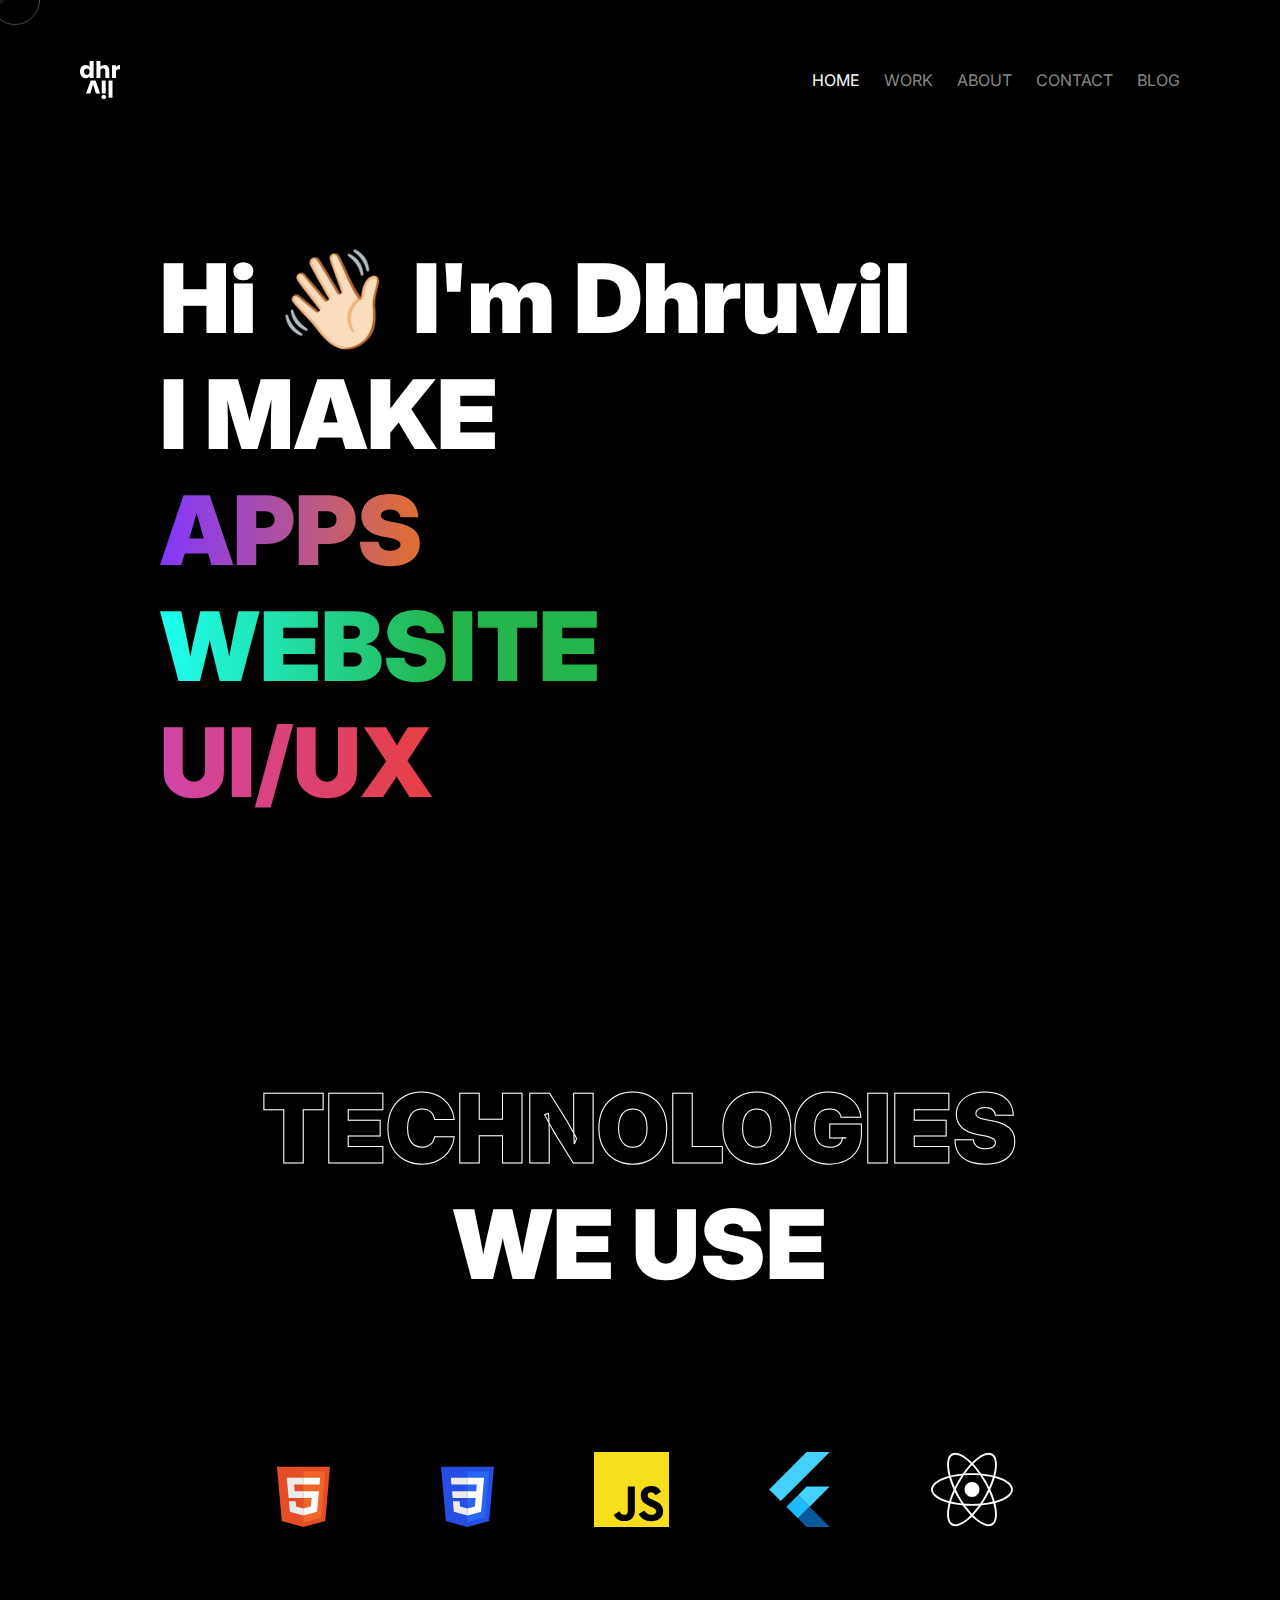
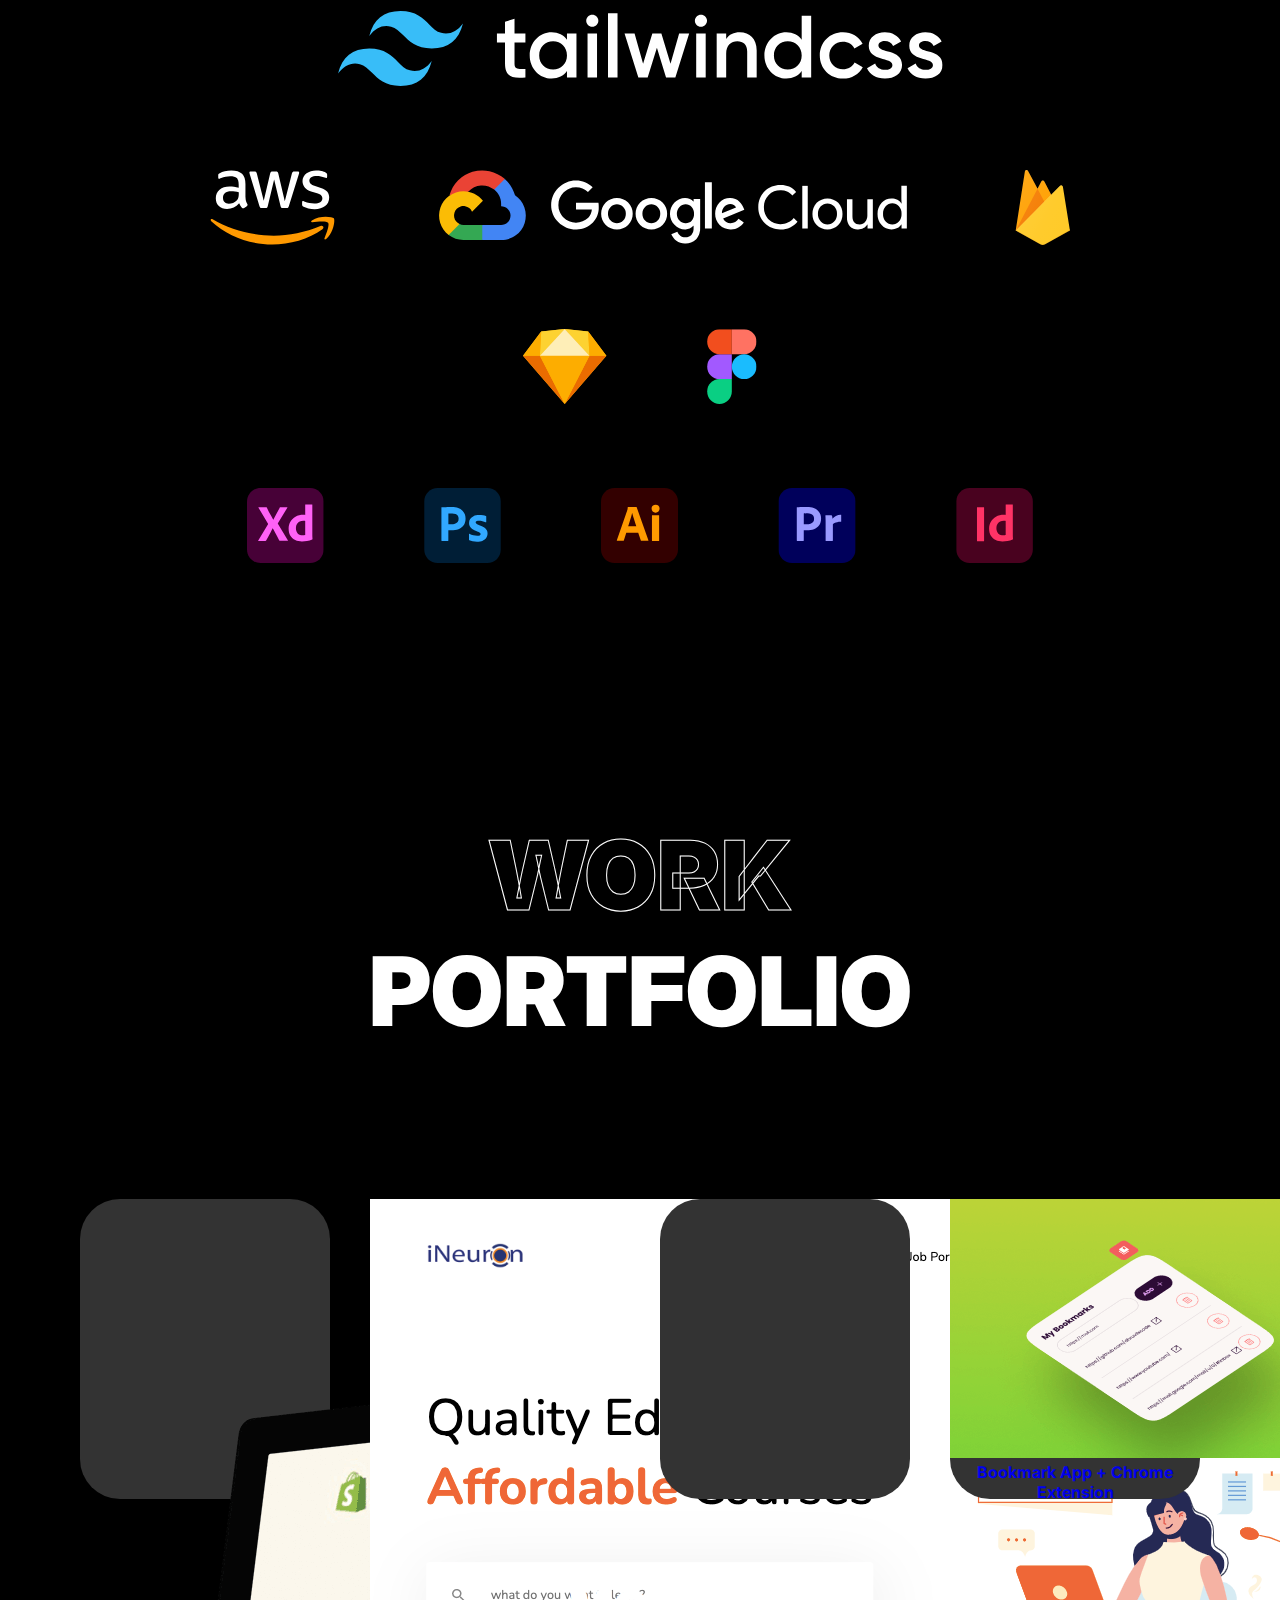
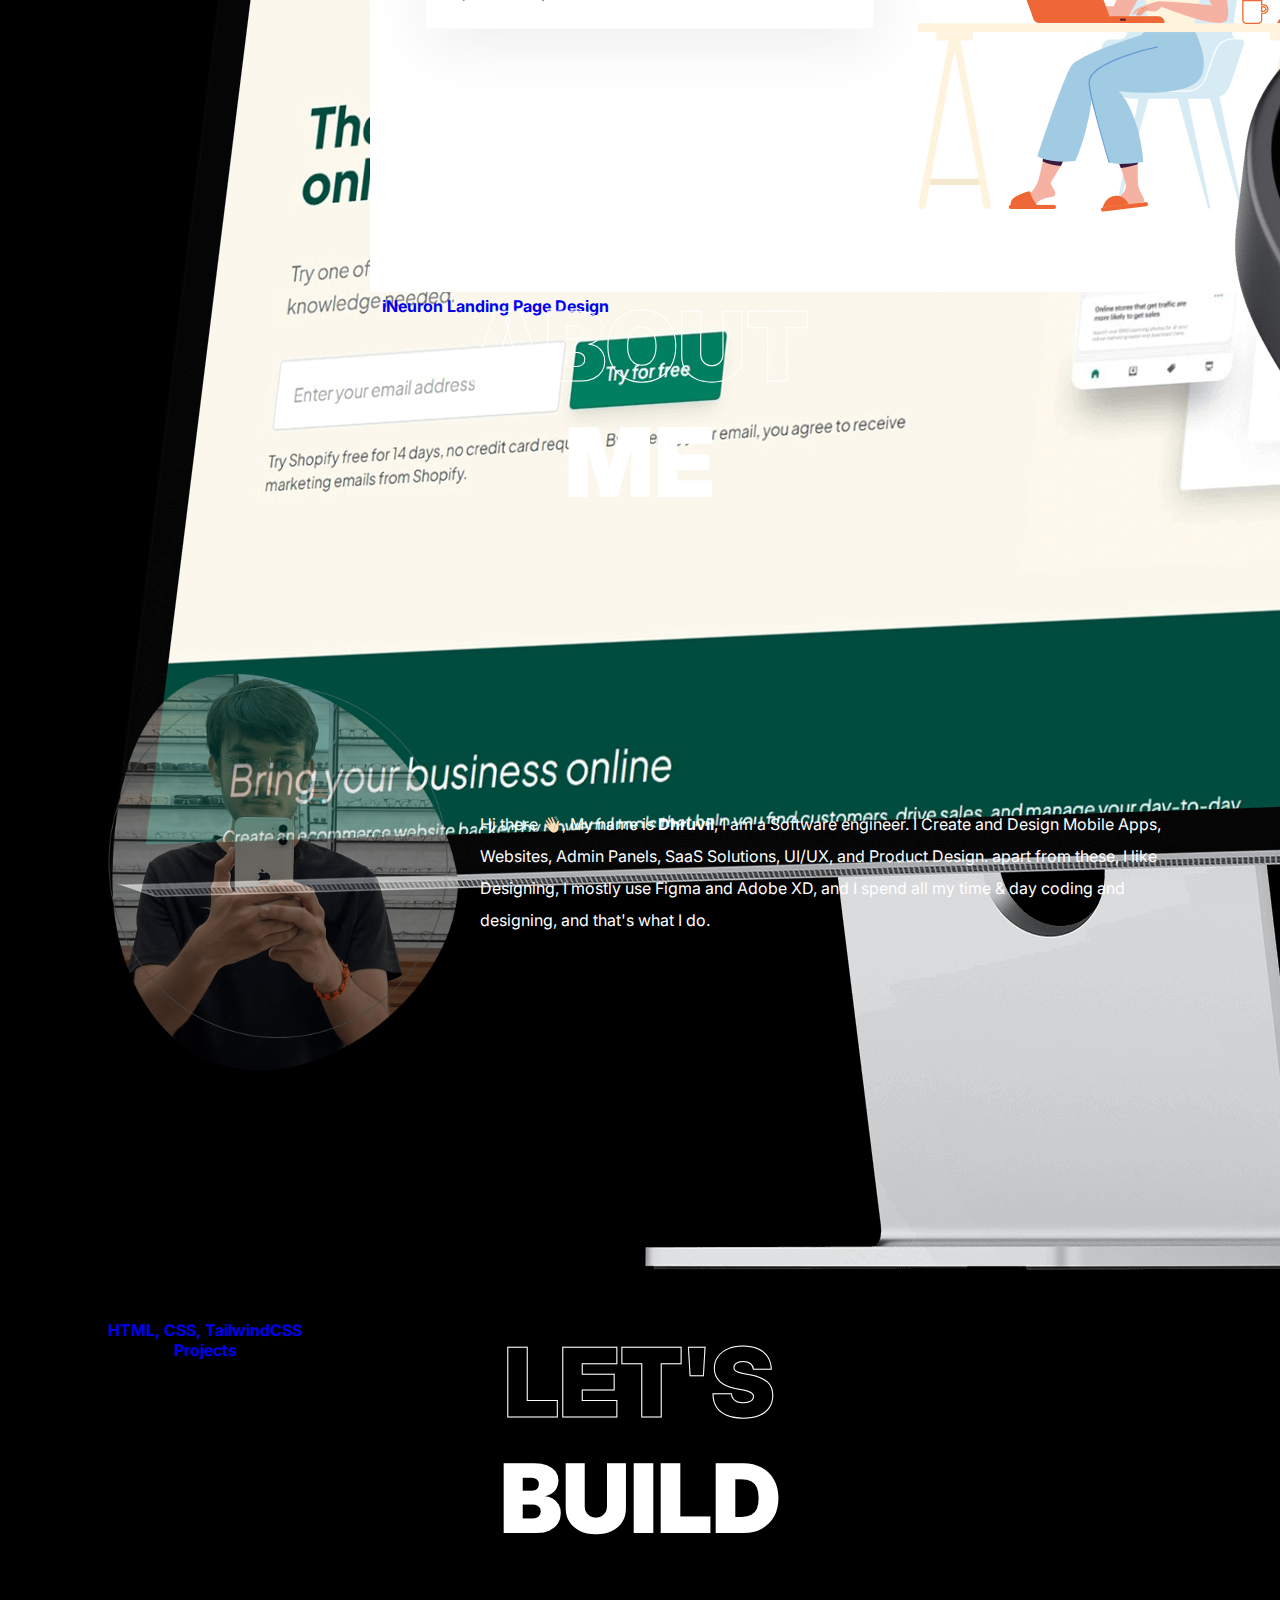
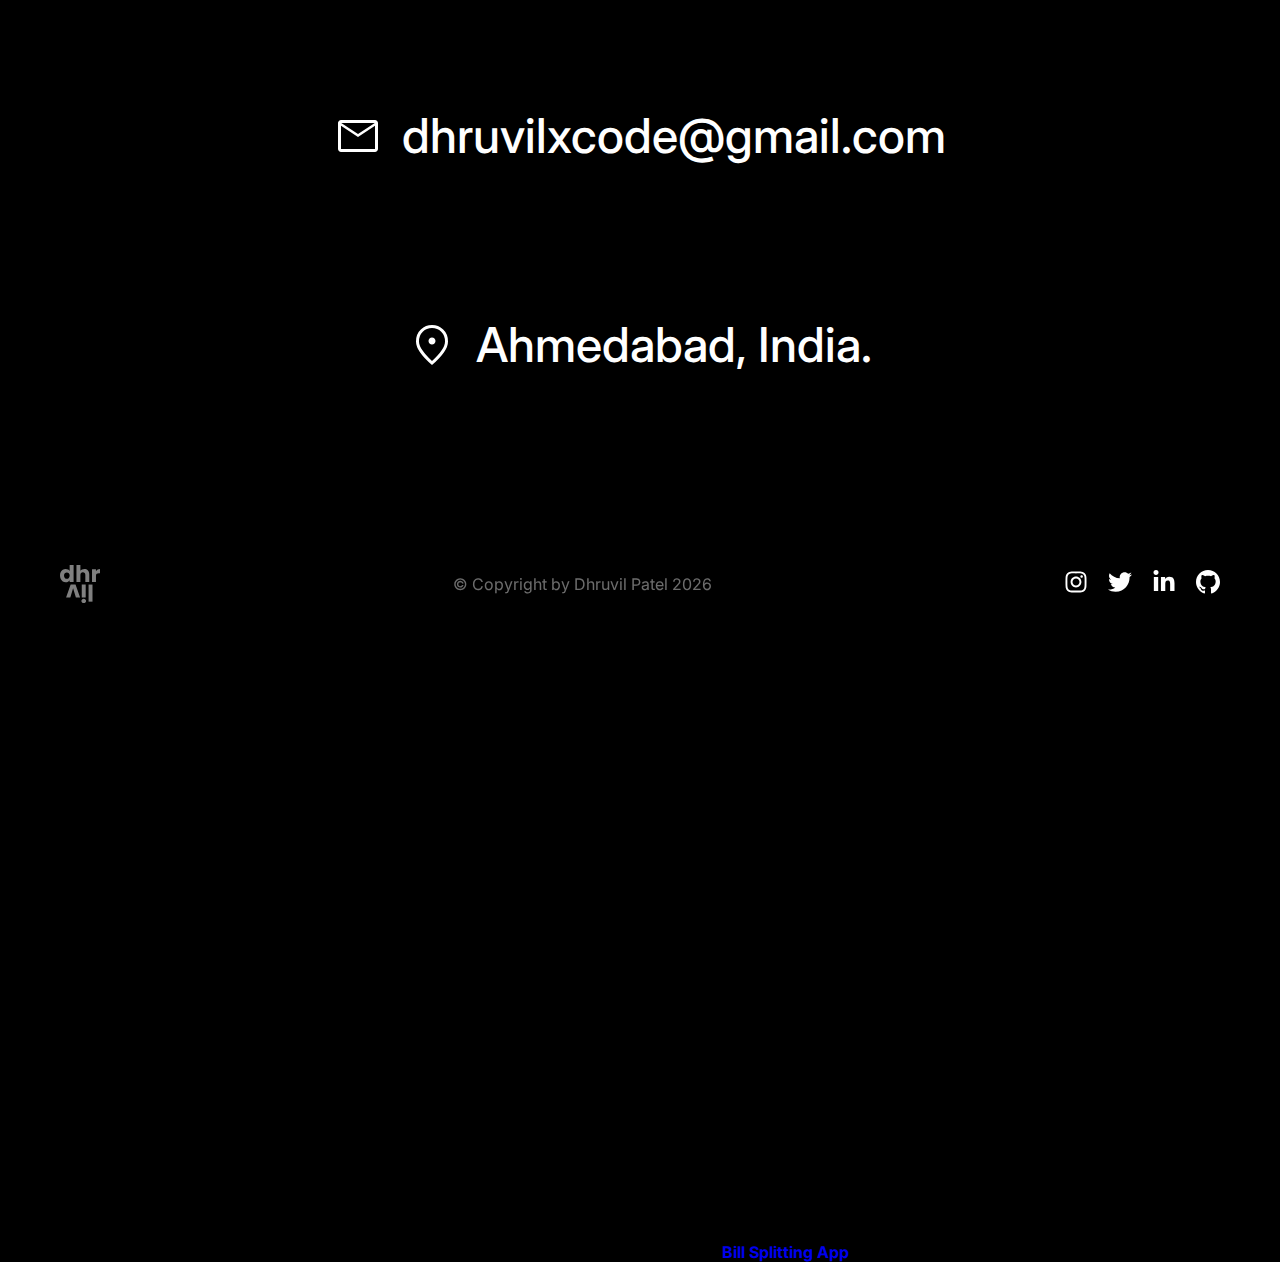
<file: index.html>
<!DOCTYPE html>
<html lang="en">

<head>
    <meta charset="UTF-8">
    <meta http-equiv="X-UA-Compatible" content="IE=edge">
    <meta name="viewport" content="width=device-width, initial-scale=1.0">
    <title>Dhruvil Patel</title>

    <meta name="keywords" content="Dhruvil Patel, Dhruvil, dhruvilxcode">
    <meta name="description" content="Dhruvil Patel, i am Software Engineer, Coder, Designer, Full Stack Developer.">
  
    <!-- Facebook Meta Tags -->
    <meta property="og:url" content="http://dhruvilxcode.com">
    <meta property="og:type" content="website">
    <meta property="og:title" content="Dhruvil Patel">
    <meta property="og:description" content="Dhruvil Patel, i am Software Engineer, Coder, Designer, Full Stack Developer.">
    <meta property="og:image" content="https://dhruvilxcode.com/open_graph.jpeg">

    <!-- Twitter Meta Tags -->
    <meta name="twitter:card" content="summary_large_image">
    <meta property="twitter:domain" content="dhruvilxcode.com">
    <meta property="twitter:url" content="http://dhruvilxcode.com">
    <meta name="twitter:title" content="Dhruvil Patel">
    <meta name="twitter:description" content="Dhruvil Patel, i am Software Engineer, Coder, Designer, Full Stack Developer.">
    <meta name="twitter:image" content="https://dhruvilxcode.com/open_graph.jpeg">


        

    <link rel="shortcut icon" href="./assets/dhruvil-logo-favicon.svg" type="image/svg">

    <link rel="stylesheet" href="css/styles.css">

    <!-- <meta property="og:title" content=Dhruvil Patel - Full Stack Product Developer & Designer>
    <meta property="og:site_name" content=Dhruvil Patel - Full Stack Product Developer & Designer>
    <meta property="og:url" content=https://dhruvilxcode.com>
    <meta property="og:description" content=Dhruvil Patel, i am Software Engineer, Coder, Designer, Full Stack Developer.>
    <meta property="og:type" content=profile>
    <meta property="og:image" content=https://dhruvilxcode.com/open_graph.jpeg> -->
</head>

<body>

    <div class="cursor"></div>
    <div class="cursor2"></div>


    <div class="nav-full-screen" id="navFullScreen">
        <a href="#home" onclick="closeFullScreenNav()" class="nav-link">HOME</a>
        <a href="#portfolio" onclick="closeFullScreenNav()" class="nav-link">WORK</a>
        <a href="#about" onclick="closeFullScreenNav()" class="nav-link">ABOUT</a>
        <a href="#contact" onclick="closeFullScreenNav()" class="nav-link">CONTACT</a>
        <a href="https://dhruvilxcode.hashnode.dev/" onclick="closeFullScreenNav()" class="nav-link" target="_blank">BLOG</a>

        <div class="social-links">
            <a href="https://instagram.com/dhruvilxcode" class="social-link">
                <svg xmlns="http://www.w3.org/2000/svg" viewBox="0 0 448 512"><path d="M224.1 141c-63.6 0-114.9 51.3-114.9 114.9s51.3 114.9 114.9 114.9S339 319.5 339 255.9 287.7 141 224.1 141zm0 189.6c-41.1 0-74.7-33.5-74.7-74.7s33.5-74.7 74.7-74.7 74.7 33.5 74.7 74.7-33.6 74.7-74.7 74.7zm146.4-194.3c0 14.9-12 26.8-26.8 26.8-14.9 0-26.8-12-26.8-26.8s12-26.8 26.8-26.8 26.8 12 26.8 26.8zm76.1 27.2c-1.7-35.9-9.9-67.7-36.2-93.9-26.2-26.2-58-34.4-93.9-36.2-37-2.1-147.9-2.1-184.9 0-35.8 1.7-67.6 9.9-93.9 36.1s-34.4 58-36.2 93.9c-2.1 37-2.1 147.9 0 184.9 1.7 35.9 9.9 67.7 36.2 93.9s58 34.4 93.9 36.2c37 2.1 147.9 2.1 184.9 0 35.9-1.7 67.7-9.9 93.9-36.2 26.2-26.2 34.4-58 36.2-93.9 2.1-37 2.1-147.8 0-184.8zM398.8 388c-7.8 19.6-22.9 34.7-42.6 42.6-29.5 11.7-99.5 9-132.1 9s-102.7 2.6-132.1-9c-19.6-7.8-34.7-22.9-42.6-42.6-11.7-29.5-9-99.5-9-132.1s-2.6-102.7 9-132.1c7.8-19.6 22.9-34.7 42.6-42.6 29.5-11.7 99.5-9 132.1-9s102.7-2.6 132.1 9c19.6 7.8 34.7 22.9 42.6 42.6 11.7 29.5 9 99.5 9 132.1s2.7 102.7-9 132.1z" /></svg>
            </a>
            <a href="https://twitter.com/dhruvilxcode" class="social-link">
                <svg xmlns="http://www.w3.org/2000/svg" viewBox="0 0 512 512"><path d="M459.37 151.716c.325 4.548.325 9.097.325 13.645 0 138.72-105.583 298.558-298.558 298.558-59.452 0-114.68-17.219-161.137-47.106 8.447.974 16.568 1.299 25.34 1.299 49.055 0 94.213-16.568 130.274-44.832-46.132-.975-84.792-31.188-98.112-72.772 6.498.974 12.995 1.624 19.818 1.624 9.421 0 18.843-1.3 27.614-3.573-48.081-9.747-84.143-51.98-84.143-102.985v-1.299c13.969 7.797 30.214 12.67 47.431 13.319-28.264-18.843-46.781-51.005-46.781-87.391 0-19.492 5.197-37.36 14.294-52.954 51.655 63.675 129.3 105.258 216.365 109.807-1.624-7.797-2.599-15.918-2.599-24.04 0-57.828 46.782-104.934 104.934-104.934 30.213 0 57.502 12.67 76.67 33.137 23.715-4.548 46.456-13.32 66.599-25.34-7.798 24.366-24.366 44.833-46.132 57.827 21.117-2.273 41.584-8.122 60.426-16.243-14.292 20.791-32.161 39.308-52.628 54.253z" /></svg>
            </a>
            <a href="https://www.linkedin.com/in/dhruvilxcode/" class="social-link">
                <svg xmlns="http://www.w3.org/2000/svg" viewBox="0 0 448 512"><path d="M100.28 448H7.4V148.9h92.88zM53.79 108.1C24.09 108.1 0 83.5 0 53.8a53.79 53.79 0 0 1 107.58 0c0 29.7-24.1 54.3-53.79 54.3zM447.9 448h-92.68V302.4c0-34.7-.7-79.2-48.29-79.2-48.29 0-55.69 37.7-55.69 76.7V448h-92.78V148.9h89.08v40.8h1.3c12.4-23.5 42.69-48.3 87.88-48.3 94 0 111.28 61.9 111.28 142.3V448z" /></svg>
            </a>
        </div>

        <button class="close" onclick="closeFullScreenNav()"><img src="./assets/icons/close.svg" alt="close"></button>
    </div>

    <!-- navbar -->
    <nav class="navbar">
        <img class="navbar-logo" src="./assets/dhruvil-logo.svg" alt="dhruvil logo">
        <div class="nav-links">
            <a href="#home" class="nav-link nav-link-active">HOME</a>
            <a href="#portfolio" class="nav-link">WORK</a>
            <a href="#about" class="nav-link">ABOUT</a>
            <a href="#contact" class="nav-link">CONTACT</a>
            <a href="https://dhruvilxcode.hashnode.dev/" class="nav-link" target="_blank">BLOG</a>
        </div>
        <button class="nav-link-btn" onclick="openFullScreenNav()"><img src="./assets/icons/menu.svg"
                alt="menu"></button>
    </nav>
    <!-- navbar -->


    <!-- introduction to skills -->
    <div class="section-hero" id="home">
        <h1>Hi 👋🏻 I'm Dhruvil</h1>
        <h1>I MAKE</h1>

        <h1 class="hero-skill-heading t-gradient1" data-text="APPS">APPS</h1>
        <h1 class="hero-skill-heading t-gradient2" data-text="WEBSITE">WEBSITE</h1>
        <h1 class="hero-skill-heading t-gradient3" data-text="UI/UX">UI/UX</h1>
    </div>
    <!-- introduction to skills -->


    <!-- section: technologies -->
    <div class="section-technologies" id="tech">
        <div class="section-headings">
            <h1 class="heading-stroke-only">Technologies</h1>
            <h1>We use</h1>
        </div>

        <div class="row">
            <!-- <div class="col"><img class="tech-icon-img" src="./assets/icons/react.svg" alt="img"></div> -->
            <!-- <div class="col"><img class="tech-icon-img" src="./assets/icons/vue.svg" alt="img"></div> -->
            <div class="col"><img class="tech-icon-img" src="./assets/icons/html.svg" alt="img"></div>
            <div class="col"><img class="tech-icon-img" src="./assets/icons/css.svg" alt="img"></div>
            <div class="col"><img class="tech-icon-img" src="./assets/icons/javascript.svg" alt="img"></div>
            <div class="col"><img class="tech-icon-img" src="./assets/icons/flutter.svg" alt="img"></div>
            <div class="col"><img class="tech-icon-img" src="./assets/icons/react_native.svg" alt="img"></div>
            <!-- <div class="col"><img class="tech-icon-img" src="./assets/icons/electron.svg" alt="img"></div> -->
        </div>

        <div class="row mt-80">
            <!-- <div class="col"><img src="./assets/icons/nextjs.svg" alt="img" class="tech-icon-img"></div> -->
            <!-- <div class="col"><img src="./assets/icons/nuxtjs.svg" alt="img" class="tech-icon-img"></div> -->
            <!-- <div class="col"><img src="./assets/icons/nodejs.svg" alt="img" class="tech-icon-img"></div> -->
            <div class="col"><img src="./assets/icons/tailwind.svg" alt="img" class="tech-icon-img"></div>
        </div>

        <!-- <div class="row mt-80"> -->
            <!-- <div class="col"><img src="./assets/icons/postgresql.svg" alt="img" class="tech-icon-img"></div> -->
            <!-- <div class="col"><img src="./assets/icons/mongodb.svg" alt="img" class="tech-icon-img"></div> -->
        <!-- </div> -->

        <div class="row mt-80">
            <div class="col"><img src="./assets/icons/aws.svg" alt="img" class="tech-icon-img"></div>
            <div class="col"><img src="./assets/icons/googlecloud.svg" alt="img" class="tech-icon-img"></div>
            <div class="col"><img src="./assets/icons/firebase.svg" alt="img" class="tech-icon-img"></div>
        </div>

        <div class="row mt-80">
            <div class="col"><img src="./assets/icons/sketch.svg" alt="img" class="tech-icon-img"></div>
            <div class="col"><img src="./assets/icons/figma.svg" alt="img" class="tech-icon-img"></div>
        </div>

        <div class="row mt-80">
            <div class="col"><img src="./assets/icons/xd.svg" alt="img" class="tech-icon-img"></div>
            <div class="col"><img src="./assets/icons/photoshop.svg" alt="img" class="tech-icon-img"></div>
            <div class="col"><img src="./assets/icons/illustrator.svg" alt="img" class="tech-icon-img"></div>
            <div class="col"><img src="./assets/icons/premierepro.svg" alt="img" class="tech-icon-img"></div>
            <div class="col"><img src="./assets/icons/indesign.svg" alt="img" class="tech-icon-img"></div>
        </div>
    </div>
    <!-- section: technologies -->


    <!-- section: portfolio -->
    <div class="section-portfolio" id="portfolio">
        <div class="section-headings">
            <h1 class="heading-stroke-only">Work</h1>
            <h1>Portfolio</h1>
        </div>


        <div class="section-portfolio-grid">
            <a class="portfolio-card" href="./html-css-projects.html">
                <img src="assets/projects/tailwind/shopify.png" alt="img">
                <div class="portfolio-card-details">
                    <h4>HTML, CSS, TailwindCSS Projects</h4>
                </div>
            </a>
            <a class="portfolio-card" href="https://github.com/dhruvilxcode/ineuron-landing-page">
                <img src="assets/projects/ineuron/ineuron.png" alt="img">
                <div class="portfolio-card-details">
                    <h4>iNeuron Landing Page Design</h4>
                </div>
            </a>
            <a class="portfolio-card" href="https://dhruvilxcode.github.io/splitterapp/">
                <img src="assets/projects/splitty/splitty.png" alt="img">
                <div class="portfolio-card-details">
                    <h4>Bill Splitting App</h4>
                </div>
            </a>
            <a class="portfolio-card" href="https://github.com/dhruvilxcode/fsjs-js-assignment-2/tree/main/bookmark-app">
                <img src="assets/projects/bookmark-app/bookmark-app.png" alt="img">
                <div class="portfolio-card-details">
                    <h4>Bookmark App + Chrome Extension</h4>
                </div>
            </a>
        </div>

        <a href="https://github.com/dhruvilxcode" target="_blank" data-text="MORE" class="link-more">MORE</a>
    </div>
    <!-- section: portfolio -->



    <!-- section:about -->
    <div class="section-about" id="about">
        <div class="section-headings">
            <h1 class="heading-stroke-only">About</h1>
            <h1>Me</h1>
        </div>

        <div class="section-about-details">
            <div class="section-about-image">
                <img src="./assets/me.png" alt="dhruvil's image">
            </div>
            <div class="section-about-texts">
                <p>
                    Hi there 👋🏻, My name is <b>Dhruvil</b>, I am a Software engineer. I Create and Design Mobile Apps,
                    Websites, Admin Panels, SaaS Solutions, UI/UX, and Product Design. apart from these, I like
                    Designing, I mostly use Figma and Adobe XD, and I spend all my time & day coding and designing, and
                    that's what I do.
                </p>
            </div>

        </div>
    </div>
    <!-- section:about -->




    <!-- section: contact -->
    <div class="section-contact" id="contact">
        <div class="section-headings">
            <h1 class="heading-stroke-only">Let's</h1>
            <h1>Build</h1>
        </div>

        <div class="section-contact-links">
            <a class="contact-link" href="mailto:dhruvilxcode@gmail.com">
                <img src="./assets/icons/mail.svg" alt="icon">
                dhruvilxcode@gmail.com
            </a>
            <!-- <a class="contact-link" href="tel:"><img src="./assets/icons/call.svg" alt="icon">+91 12345 67890</a> -->
            <a class="contact-link" href="http://maps.google.com/"><img src="./assets/icons/location.svg" alt="icon">
                Ahmedabad, India.</a>
        </div>
    </div>
    <!-- section: contact -->



    <!-- section: footer -->
    <footer class="footer">
        <img src="./assets/dhruvil-logo.svg" alt="dhruvil-logo" class="footer-logo">
        <p>&copy; Copyright by Dhruvil Patel <span id="currentYear">2022</span></p>
        <div class="social-links">
            <a href="https://instagram.com/dhruvilxcode" class="social-link">
                <svg xmlns="http://www.w3.org/2000/svg" viewBox="0 0 448 512"><path d="M224.1 141c-63.6 0-114.9 51.3-114.9 114.9s51.3 114.9 114.9 114.9S339 319.5 339 255.9 287.7 141 224.1 141zm0 189.6c-41.1 0-74.7-33.5-74.7-74.7s33.5-74.7 74.7-74.7 74.7 33.5 74.7 74.7-33.6 74.7-74.7 74.7zm146.4-194.3c0 14.9-12 26.8-26.8 26.8-14.9 0-26.8-12-26.8-26.8s12-26.8 26.8-26.8 26.8 12 26.8 26.8zm76.1 27.2c-1.7-35.9-9.9-67.7-36.2-93.9-26.2-26.2-58-34.4-93.9-36.2-37-2.1-147.9-2.1-184.9 0-35.8 1.7-67.6 9.9-93.9 36.1s-34.4 58-36.2 93.9c-2.1 37-2.1 147.9 0 184.9 1.7 35.9 9.9 67.7 36.2 93.9s58 34.4 93.9 36.2c37 2.1 147.9 2.1 184.9 0 35.9-1.7 67.7-9.9 93.9-36.2 26.2-26.2 34.4-58 36.2-93.9 2.1-37 2.1-147.8 0-184.8zM398.8 388c-7.8 19.6-22.9 34.7-42.6 42.6-29.5 11.7-99.5 9-132.1 9s-102.7 2.6-132.1-9c-19.6-7.8-34.7-22.9-42.6-42.6-11.7-29.5-9-99.5-9-132.1s-2.6-102.7 9-132.1c7.8-19.6 22.9-34.7 42.6-42.6 29.5-11.7 99.5-9 132.1-9s102.7-2.6 132.1 9c19.6 7.8 34.7 22.9 42.6 42.6 11.7 29.5 9 99.5 9 132.1s2.7 102.7-9 132.1z" /></svg>
            </a>
            <a href="https://twitter.com/dhruvilxcode" class="social-link">
                <svg xmlns="http://www.w3.org/2000/svg" viewBox="0 0 512 512"><path d="M459.37 151.716c.325 4.548.325 9.097.325 13.645 0 138.72-105.583 298.558-298.558 298.558-59.452 0-114.68-17.219-161.137-47.106 8.447.974 16.568 1.299 25.34 1.299 49.055 0 94.213-16.568 130.274-44.832-46.132-.975-84.792-31.188-98.112-72.772 6.498.974 12.995 1.624 19.818 1.624 9.421 0 18.843-1.3 27.614-3.573-48.081-9.747-84.143-51.98-84.143-102.985v-1.299c13.969 7.797 30.214 12.67 47.431 13.319-28.264-18.843-46.781-51.005-46.781-87.391 0-19.492 5.197-37.36 14.294-52.954 51.655 63.675 129.3 105.258 216.365 109.807-1.624-7.797-2.599-15.918-2.599-24.04 0-57.828 46.782-104.934 104.934-104.934 30.213 0 57.502 12.67 76.67 33.137 23.715-4.548 46.456-13.32 66.599-25.34-7.798 24.366-24.366 44.833-46.132 57.827 21.117-2.273 41.584-8.122 60.426-16.243-14.292 20.791-32.161 39.308-52.628 54.253z" /></svg>
            </a>
            <a href="https://www.linkedin.com/in/dhruvilxcode/" class="social-link">
                <svg xmlns="http://www.w3.org/2000/svg" viewBox="0 0 448 512"><path d="M100.28 448H7.4V148.9h92.88zM53.79 108.1C24.09 108.1 0 83.5 0 53.8a53.79 53.79 0 0 1 107.58 0c0 29.7-24.1 54.3-53.79 54.3zM447.9 448h-92.68V302.4c0-34.7-.7-79.2-48.29-79.2-48.29 0-55.69 37.7-55.69 76.7V448h-92.78V148.9h89.08v40.8h1.3c12.4-23.5 42.69-48.3 87.88-48.3 94 0 111.28 61.9 111.28 142.3V448z" /></svg>
            </a>
            <a href="https://www.github.com/dhruvilxcode/" class="social-link">
                <svg width="1024" height="1024" viewBox="0 0 1024 1024" fill="none" xmlns="http://www.w3.org/2000/svg"><path fill-rule="evenodd" clip-rule="evenodd" d="M8 0C3.58 0 0 3.58 0 8C0 11.54 2.29 14.53 5.47 15.59C5.87 15.66 6.02 15.42 6.02 15.21C6.02 15.02 6.01 14.39 6.01 13.72C4 14.09 3.48 13.23 3.32 12.78C3.23 12.55 2.84 11.84 2.5 11.65C2.22 11.5 1.82 11.13 2.49 11.12C3.12 11.11 3.57 11.7 3.72 11.94C4.44 13.15 5.59 12.81 6.05 12.6C6.12 12.08 6.33 11.73 6.56 11.53C4.78 11.33 2.92 10.64 2.92 7.58C2.92 6.71 3.23 5.99 3.74 5.43C3.66 5.23 3.38 4.41 3.82 3.31C3.82 3.31 4.49 3.1 6.02 4.13C6.66 3.95 7.34 3.86 8.02 3.86C8.7 3.86 9.38 3.95 10.02 4.13C11.55 3.09 12.22 3.31 12.22 3.31C12.66 4.41 12.38 5.23 12.3 5.43C12.81 5.99 13.12 6.7 13.12 7.58C13.12 10.65 11.25 11.33 9.47 11.53C9.76 11.78 10.01 12.26 10.01 13.01C10.01 14.08 10 14.94 10 15.21C10 15.42 10.15 15.67 10.55 15.59C13.71 14.53 16 11.53 16 8C16 3.58 12.42 0 8 0Z" transform="scale(64)"/></svg>
            </a>
        </div>
    </footer>
    <!-- section: footer -->


    <script src="./js/script.js"></script>
</body>

</html>
</file>
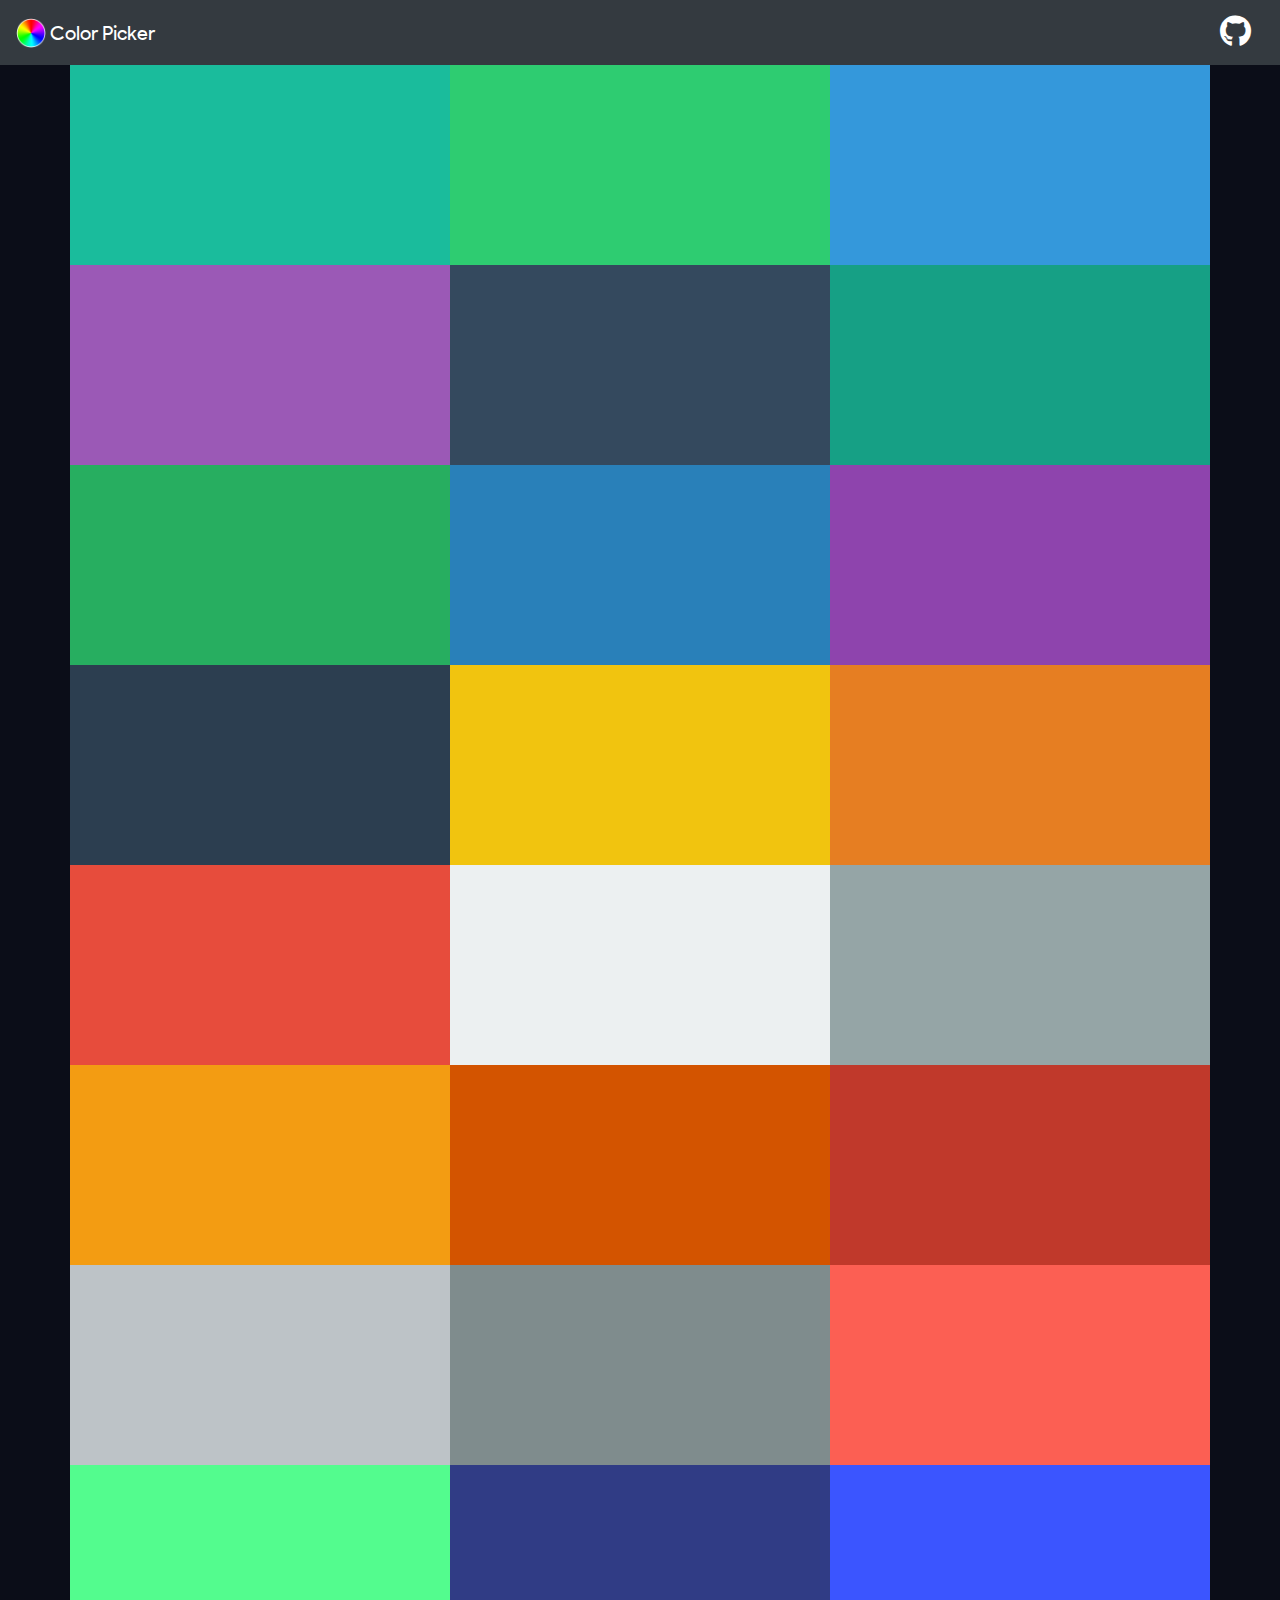
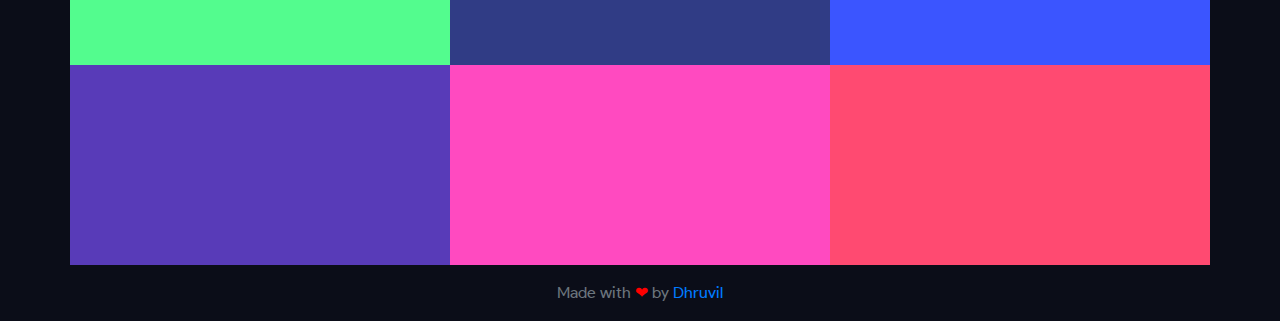
<file: colorpicker/index.html>
<!DOCTYPE html>
<html lang="en">

<head>
    <meta charset="UTF-8">
    <meta name="viewport" content="width=device-width, initial-scale=1.0">
    <meta http-equiv="X-UA-Compatible" content="ie=edge">
    <title>Colors</title>

    <link rel="stylesheet" href="assets/libs/bootstrap/css/bootstrap.min.css">
    <link rel="stylesheet" href="assets/libs/fontawesome/css/all.min.css">
    <link rel="stylesheet" href="assets/css/main.css">

    <link rel="shortcut icon" href="assets/images/icon.png" type="image/x-icon">

    <meta name="theme-color" content="#0b0d18">

</head>

<body>

    <!-- navigation -->
    <div class="navbar bg-dark navbar-dark">
        <div class="navbar-brand text-white">
            <img src="assets/images/icon.png" width="30" height="30" class="d-inline-block align-top" alt=""> Color Picker
        </div>
        <div class="form-inline">
            <a href="https://github.com/dhruvilxcode/dhruvilxcode.github.io/colorpicker" target="_blank" class="btn">
                <i class="fab fa-github fa-2x" style="color: #FFF;"></i>
            </a>
        </div>
    </div>
    <!-- navigation -->

    <!-- colors -->
    <div class="container">
        <div class="row" id="colors-section">

        </div>
    </div>
    <!-- colors -->

    <div class="color-modal">

    </div>


    <!-- footer -->

    <footer class="footer m-3">
        <div class="container" style="text-align: center;">
            <span class="text-muted">Made with <span style="color: red;">❤</span> by <a href="https://github.com/dhruvilxcode/">Dhruvil</a>  </span>
        </div>
    </footer>
    <!-- footer -->


    <!-- scripts -->
    <script src="assets/libs/jquery/jquery.js"></script>
    <script src="assets/libs/clipboardjs/clipboard.min.js"></script>
    <script>
        $(document).ready(function () {

            $.getJSON("colors.json", function (data) {
                var items = [];

                $.each(data.colors, function (key, val) {
                    items.push(`<div data-clipboard-text="${val.color}" class="col-6 col-sm-4 color" style="background-color: ${val.color}" > 
                        <span class='color-copy'>Copy ${val.color}</span>
                        </div>`);
                });

                $("#colors-section").html(items);

                var clipboard = new ClipboardJS('.color');
                clipboard.on('success', function (e) {
                    console.info('Color:', e.text);


                    $(".color-modal").css({
                        "backgroundColor": e.text
                    });

                    $(".color-modal").slideDown(500, function () {
                        $(".color-modal").slideUp();
                    });

                    e.clearSelection();
                });

                clipboard.on('error', function (e) {
                    console.error('Action:', e.action);
                    console.error('Trigger:', e.trigger);
                });

            });

        });

        function copyColor() {

        }
    </script>

</body>

</html>
</file>
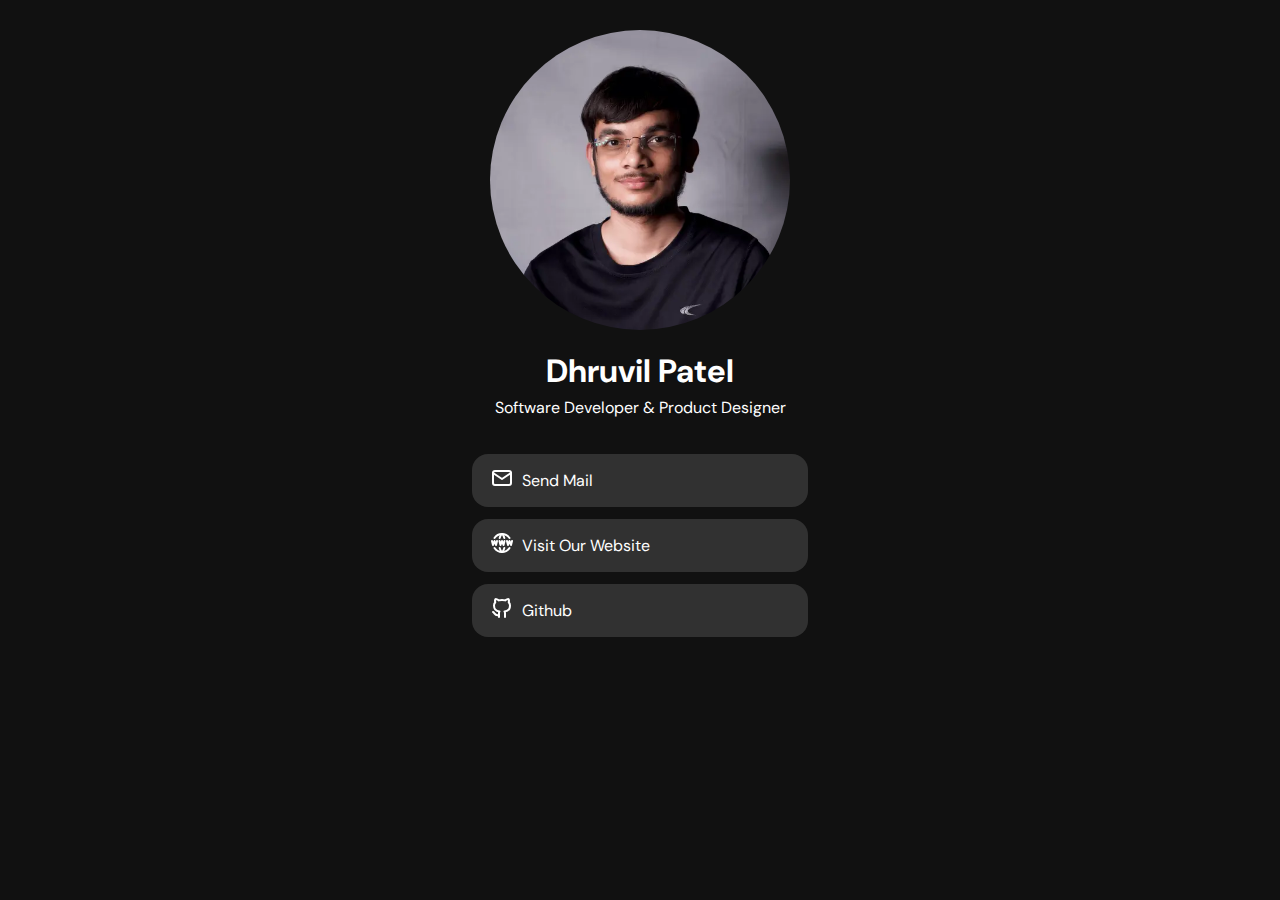
<file: digitalcard.html>
<!DOCTYPE html>
<html lang="en">
<head>
    <meta charset="UTF-8">
    <meta http-equiv="X-UA-Compatible" content="IE=edge">
    <meta name="viewport" content="width=device-width, initial-scale=1.0">
    <title>Dhruvil Patel</title>

    <meta name="robots" content="noindex,nofollow">
    <meta name="googlebot" content="noindex">

    <link rel="preconnect" href="https://fonts.googleapis.com">
    <link rel="preconnect" href="https://fonts.gstatic.com" crossorigin>
    <link href="https://fonts.googleapis.com/css2?family=DM+Sans:wght@400;700&display=swap" rel="stylesheet">

    <style>
        * {
            margin: 0;
            padding: 0;
            color: #fff;
            font-family: 'DM Sans', sans-serif;
        }

        .links {
            margin-top: 36px;
            display: flex;
            flex-direction: column;
            width: 300px;
            align-items: center;
            gap: 12px;
        }

        .link-item {
            display: flex;
            align-items: center;
            width: 100%;
            background-color: #313131;
            color: #000;
            padding: 12px 18px;
            border-radius: 16px;
            gap: 8px;
            text-decoration: none;
            outline: none;
        }
        /* .link-icon {

        }
        .link-text {

        } */
    </style>
</head>
<body style="background-color: #111;">
    

    <div style="display: flex; flex-direction: column;align-items: center; width: 100%;">

        <img src="./assets/dhruvil_photo.webp" alt="dhruvil" style="margin-top: 30px; width: 300px; height: 300px; border-radius: 150px;display: block;" />

        <h1 style="margin-top: 20px;">Dhruvil Patel</h1>
        <p style="margin-top: 5px">Software Developer & Product Designer</p>

        <div class="links">
            <a class="link-item" href="mailto:mail@dhruvilxcode.com">
                <div class="link-icon">
                    <svg xmlns="http://www.w3.org/2000/svg" class="icon icon-tabler icon-tabler-mail" width="24" height="24" viewBox="0 0 24 24" stroke-width="2" stroke="currentColor" fill="none" stroke-linecap="round" stroke-linejoin="round"><path stroke="none" d="M0 0h24v24H0z" fill="none"></path><path d="M3 7a2 2 0 0 1 2 -2h14a2 2 0 0 1 2 2v10a2 2 0 0 1 -2 2h-14a2 2 0 0 1 -2 -2v-10z"></path><path d="M3 7l9 6l9 -6"></path></svg>
                </div>
                <div class="link-text">
                    Send Mail
                </div>
            </a>

            <a class="link-item" href="https://dhruvilxcode.com">
                <div class="link-icon">
                    <svg xmlns="http://www.w3.org/2000/svg" class="icon icon-tabler icon-tabler-world-www" width="24" height="24" viewBox="0 0 24 24" stroke-width="2" stroke="currentColor" fill="none" stroke-linecap="round" stroke-linejoin="round">   <path stroke="none" d="M0 0h24v24H0z" fill="none"></path>   <path d="M19.5 7a9 9 0 0 0 -7.5 -4a8.991 8.991 0 0 0 -7.484 4"></path>   <path d="M11.5 3a16.989 16.989 0 0 0 -1.826 4"></path>   <path d="M12.5 3a16.989 16.989 0 0 1 1.828 4"></path>   <path d="M19.5 17a9 9 0 0 1 -7.5 4a8.991 8.991 0 0 1 -7.484 -4"></path>   <path d="M11.5 21a16.989 16.989 0 0 1 -1.826 -4"></path>   <path d="M12.5 21a16.989 16.989 0 0 0 1.828 -4"></path>   <path d="M2 10l1 4l1.5 -4l1.5 4l1 -4"></path>   <path d="M17 10l1 4l1.5 -4l1.5 4l1 -4"></path>   <path d="M9.5 10l1 4l1.5 -4l1.5 4l1 -4"></path></svg>
                </div>
                <div class="link-text">
                    Visit Our Website
                </div>
            </a>

            <a class="link-item" href="https://github.com/dhruvilxcode">
                <div class="link-icon">
                    <svg xmlns="http://www.w3.org/2000/svg" class="icon icon-tabler icon-tabler-brand-github" width="24" height="24" viewBox="0 0 24 24" stroke-width="2" stroke="currentColor" fill="none" stroke-linecap="round" stroke-linejoin="round"><path stroke="none" d="M0 0h24v24H0z" fill="none"></path><path d="M9 19c-4.3 1.4 -4.3 -2.5 -6 -3m12 5v-3.5c0 -1 .1 -1.4 -.5 -2c2.8 -.3 5.5 -1.4 5.5 -6a4.6 4.6 0 0 0 -1.3 -3.2a4.2 4.2 0 0 0 -.1 -3.2s-1.1 -.3 -3.5 1.3a12.3 12.3 0 0 0 -6.2 0c-2.4 -1.6 -3.5 -1.3 -3.5 -1.3a4.2 4.2 0 0 0 -.1 3.2a4.6 4.6 0 0 0 -1.3 3.2c0 4.6 2.7 5.7 5.5 6c-.6 .6 -.6 1.2 -.5 2v3.5"></path></svg>
                </div>
                <div class="link-text">
                    Github
                </div>
            </a>
        </div>
    </div>


</body>
</html>
</file>
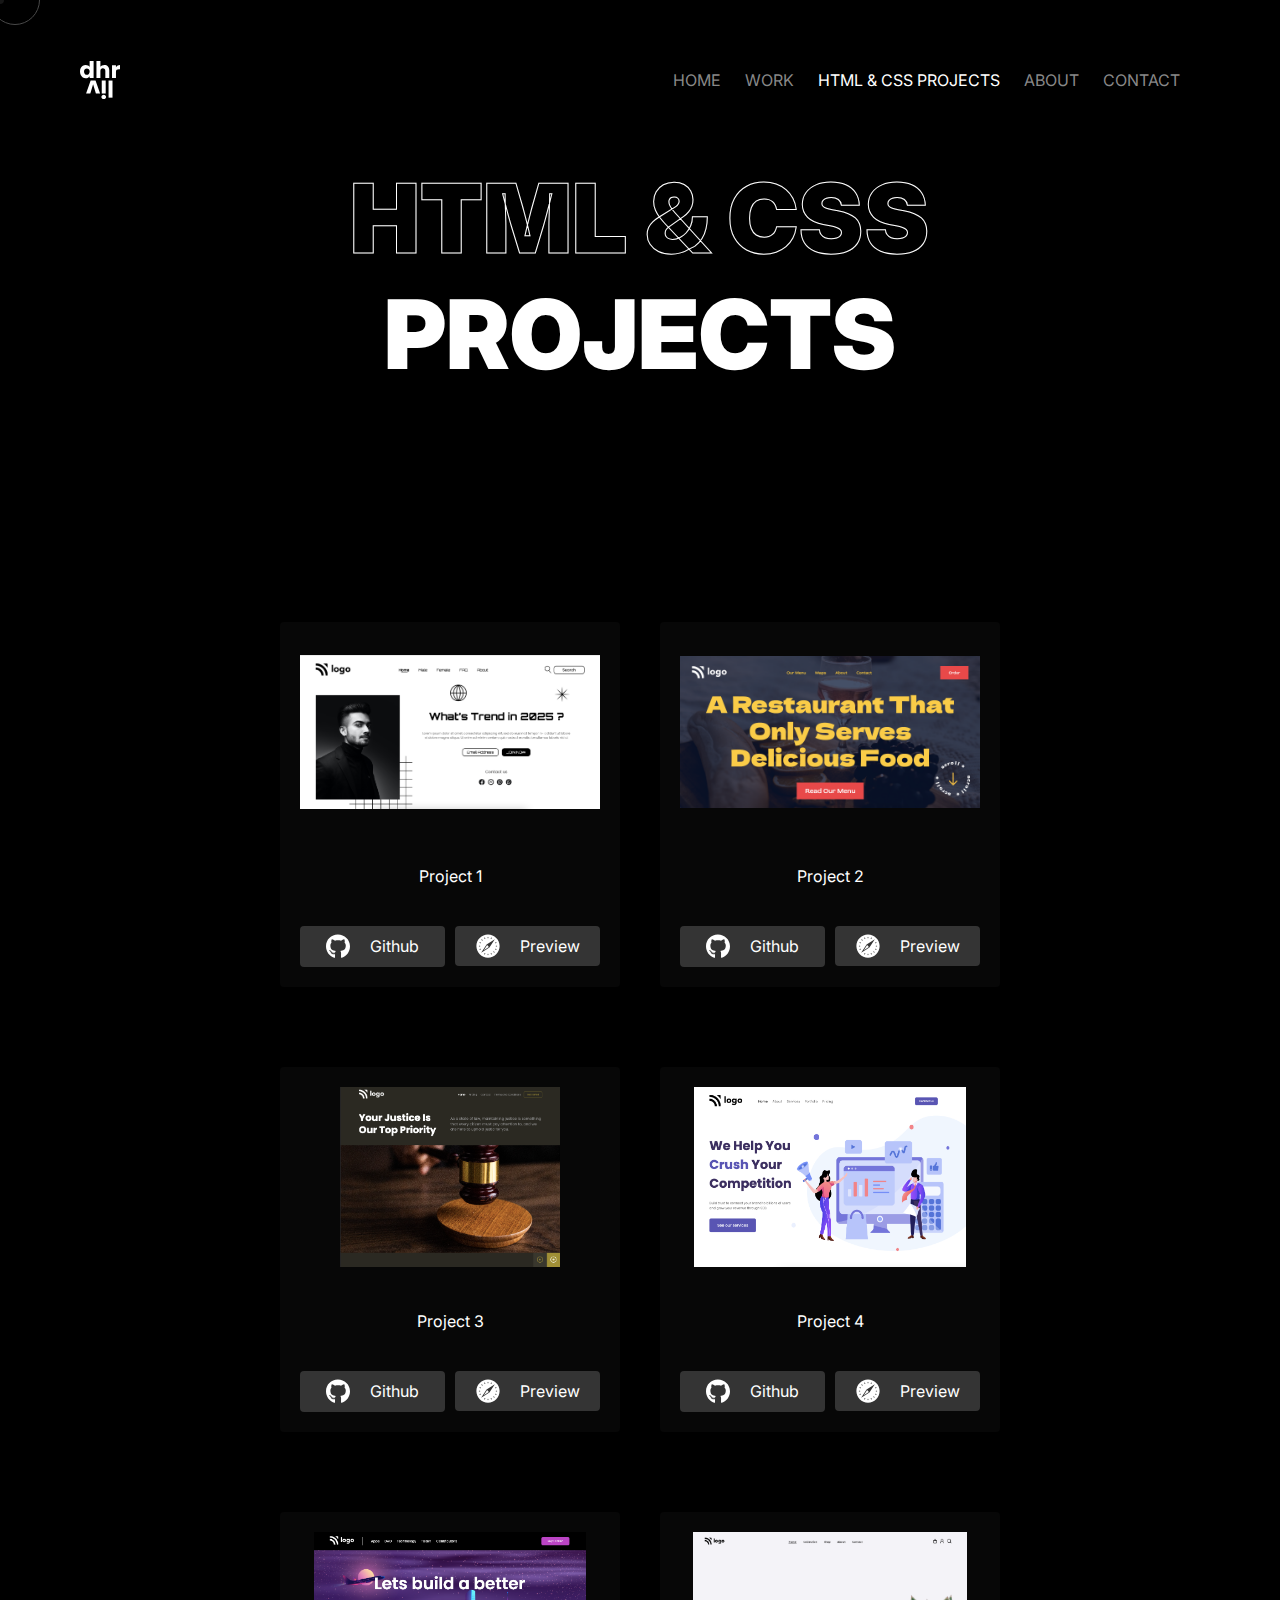
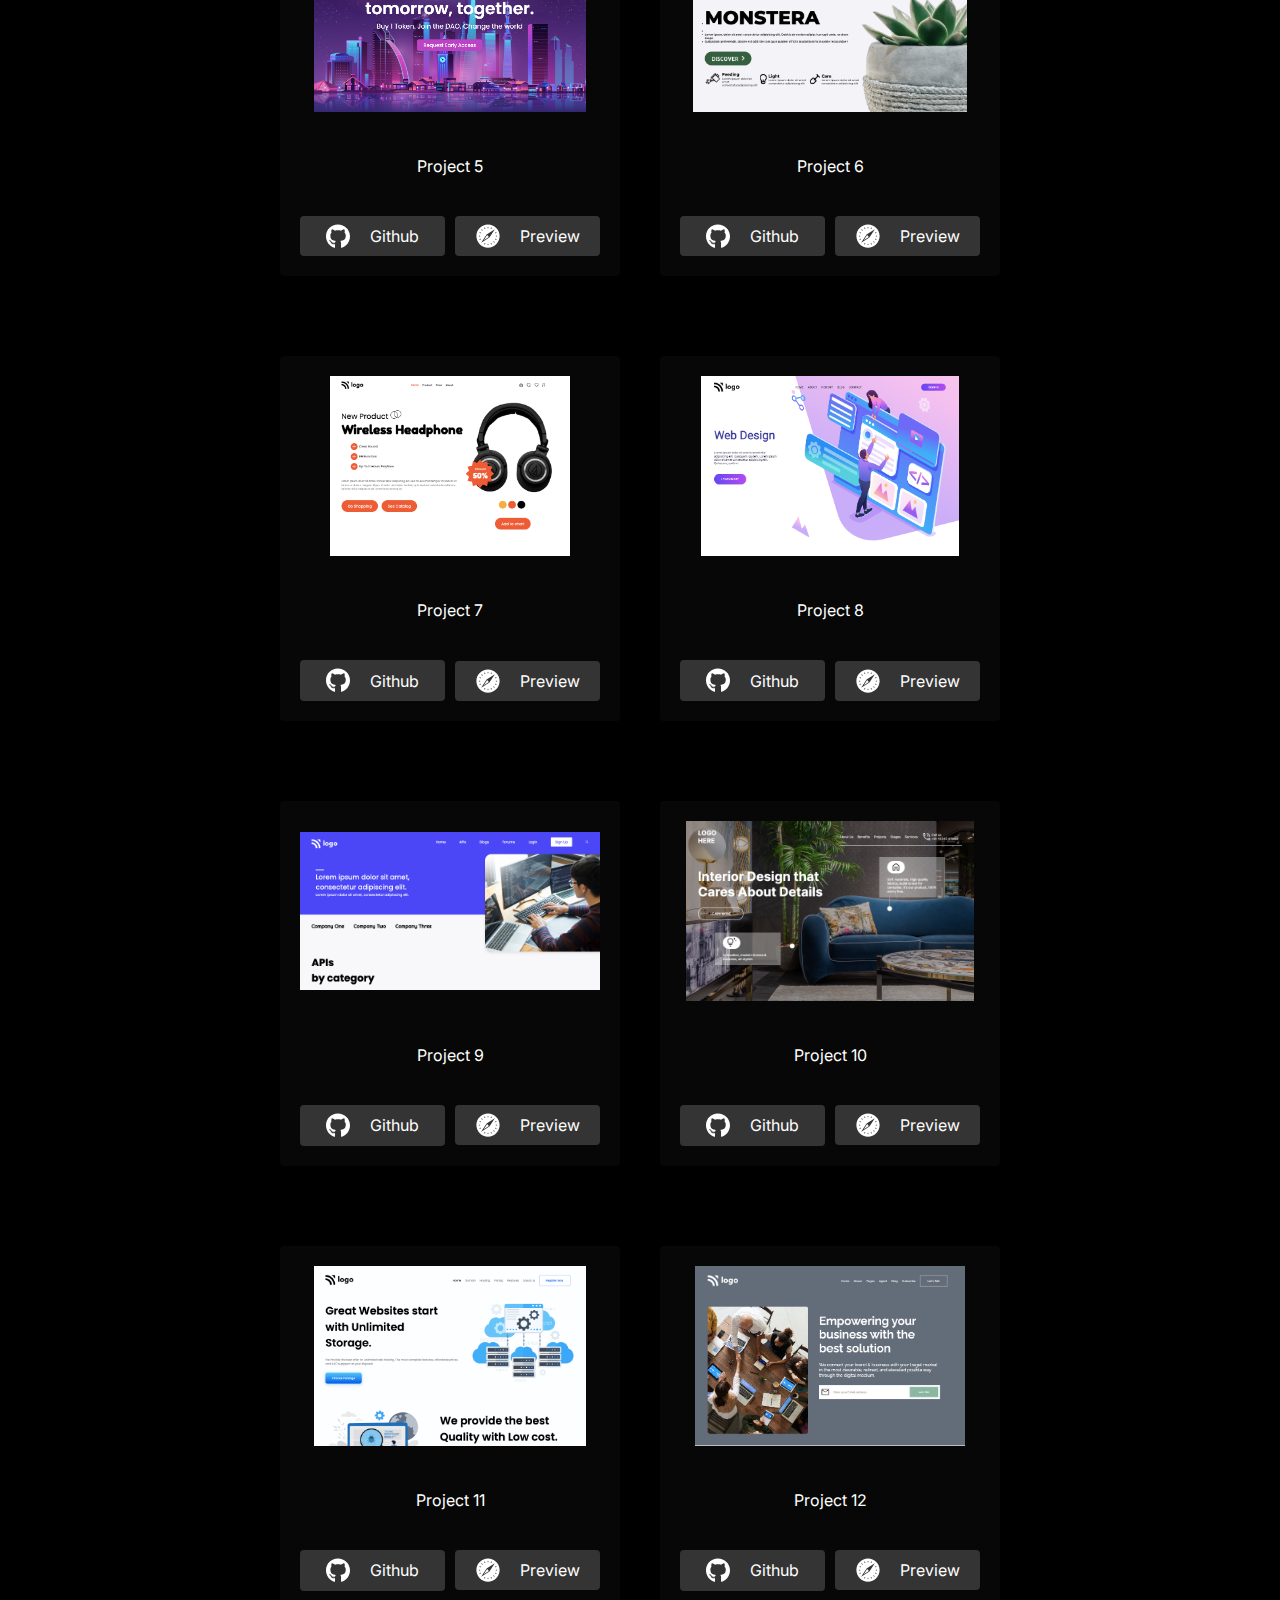
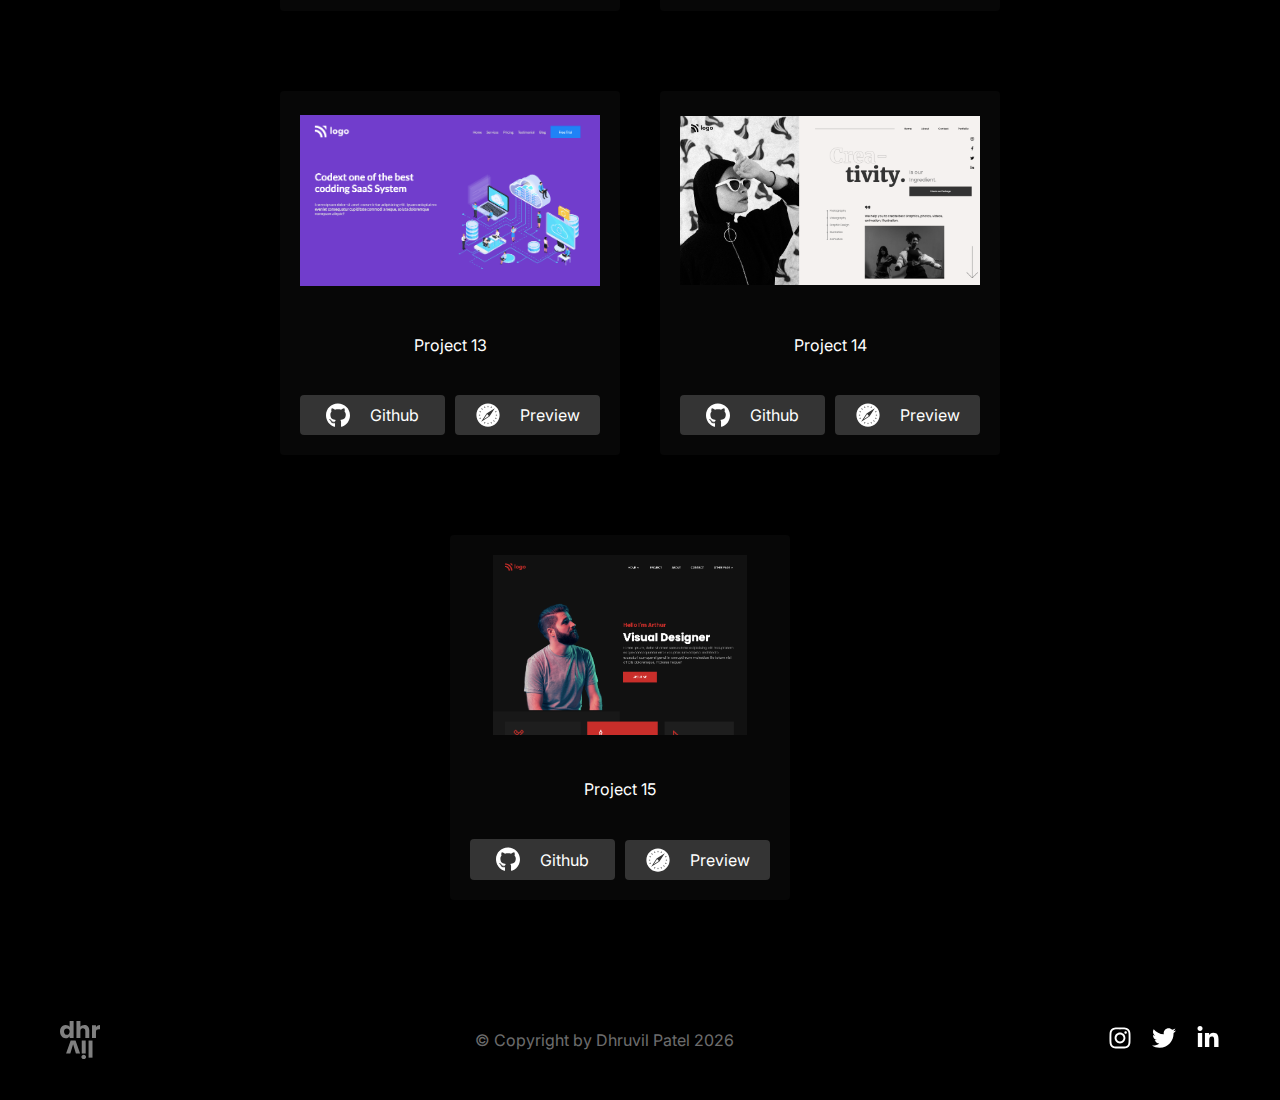
<file: html-css-projects.html>
<!DOCTYPE html>
<html lang="en">
<head>
    <meta charset="UTF-8">
    <meta http-equiv="X-UA-Compatible" content="IE=edge">
    <meta name="viewport" content="width=device-width, initial-scale=1.0">
    <title>Dhruvil Patel | HTML & CSS Projects</title>

    <meta name="keywords" content="Dhruvil Patel, Dhruvil">
    <meta name="description" content="Dhruvil Patel, i am Software Engineer, Coder, Designer, Full Stack Developer.">

    <link rel="shortcut icon" href="./assets/dhruvil-logo-favicon.svg" type="image/svg">
    
    
    <link rel="stylesheet" href="css/styles.css">
    <style>
        .section-html-css-projects {
            text-align: center;
            padding: 0px 80px;
        }
        .row {
            display: flex;
            justify-content: center;
            gap: 40px;
        }

        .col {
            /* flex: 1; */
            display: flex;
            flex-direction: column;
        }

        .project-card .row {
            display: flex;
            /* justify-content: stretch; */
            align-items: center;
            gap: 10px;
        }
        .project-card .col {
            flex: 1;
        }

        .project-card {
            padding: 20px;
            background-color: rgba(17, 17, 17, 0.42);
            margin-top: 80px;
            border-radius: 4px;
        }

        .project-image-box img {
            width: 300px;
            height: 180px;
            object-fit: scale-down;
            border-radius: 4px;
        }

        .project-card h3 {
            font-size: 1rem;
            margin: 40px 0;
            font-weight: 400;
        }

        .project-link {
            color: #fff;
            text-decoration: none;
            font-size: 1rem;
            display: flex;
            align-items: center;
            justify-content: center;
            gap: 20px;
            padding: 8px 12px;
            background-color: #343434;
            transition: 200ms;
            border-radius: 4px;
        }
        .project-link:hover {
            background-color: #505050;
        }
        .project-link svg {
            width: 24px;
            fill: #fff;
        }
    </style>
</head>
<body>
    

    <div class="cursor"></div>
    <div class="cursor2"></div>


    <div class="nav-full-screen" id="navFullScreen">
        <a href="./" onclick="closeFullScreenNav()" class="nav-link">HOME</a>
        <a href="./#portfolio" onclick="closeFullScreenNav()" class="nav-link">WORK</a>
        <a href="./html-css-projects.html" onclick="closeFullScreenNav()" class="nav-link">HTML CSS PROJECTS</a>
        <a href="./#about" onclick="closeFullScreenNav()" class="nav-link">ABOUT</a>
        <a href="./#contact" onclick="closeFullScreenNav()" class="nav-link">CONTACT</a>

        <button class="close" onclick="closeFullScreenNav()"><img src="./assets/icons/close.svg" alt="close"></button>
    </div>

    <!-- navbar -->
    <nav class="navbar">
        <img class="navbar-logo" src="./assets/dhruvil-logo.svg" alt="dhruvil logo">
        <div class="nav-links">
            <a href="./" class="nav-link">HOME</a>
            <a href="./#portfolio" class="nav-link">WORK</a>
            <a href="./html-css-projects.html" class="nav-link nav-link-active">HTML & CSS PROJECTS</a>
            <a href="./#about" class="nav-link">ABOUT</a>
            <a href="./#contact" class="nav-link">CONTACT</a>
        </div>
        <button class="nav-link-btn" onclick="openFullScreenNav()"><img src="./assets/icons/menu.svg" alt="menu"></button>
    </nav>
    <!-- navbar -->



    <div class="section-html-css-projects">
        <div class="section-headings">
            <h1 class="heading-stroke-only">HTML & CSS</h1>
            <h1>PROJECTS</h1>
        </div>

        <div class="section-html-css-projects-grid">


            <div class="row">
                <div class="col">
                    <div class="project-card">

                        <div class="project-image-box">
                            <img src="./assets/html_css_projects_images/result1.png" alt="img">
                        </div>

                        <h3>Project 1</h3>

                        <div class="row">
                            <div class="col">
                                <a href="https://github.com/dhruvilxcode/css-challenges-and-projects/blob/master/projects/live-class-project-1" class="project-link">
                                    <svg xmlns="http://www.w3.org/2000/svg" viewBox="0 0 496 512"><!--! Font Awesome Pro 6.1.2 by @fontawesome - https://fontawesome.com License - https://fontawesome.com/license (Commercial License) Copyright 2022 Fonticons, Inc. --><path d="M165.9 397.4c0 2-2.3 3.6-5.2 3.6-3.3.3-5.6-1.3-5.6-3.6 0-2 2.3-3.6 5.2-3.6 3-.3 5.6 1.3 5.6 3.6zm-31.1-4.5c-.7 2 1.3 4.3 4.3 4.9 2.6 1 5.6 0 6.2-2s-1.3-4.3-4.3-5.2c-2.6-.7-5.5.3-6.2 2.3zm44.2-1.7c-2.9.7-4.9 2.6-4.6 4.9.3 2 2.9 3.3 5.9 2.6 2.9-.7 4.9-2.6 4.6-4.6-.3-1.9-3-3.2-5.9-2.9zM244.8 8C106.1 8 0 113.3 0 252c0 110.9 69.8 205.8 169.5 239.2 12.8 2.3 17.3-5.6 17.3-12.1 0-6.2-.3-40.4-.3-61.4 0 0-70 15-84.7-29.8 0 0-11.4-29.1-27.8-36.6 0 0-22.9-15.7 1.6-15.4 0 0 24.9 2 38.6 25.8 21.9 38.6 58.6 27.5 72.9 20.9 2.3-16 8.8-27.1 16-33.7-55.9-6.2-112.3-14.3-112.3-110.5 0-27.5 7.6-41.3 23.6-58.9-2.6-6.5-11.1-33.3 2.6-67.9 20.9-6.5 69 27 69 27 20-5.6 41.5-8.5 62.8-8.5s42.8 2.9 62.8 8.5c0 0 48.1-33.6 69-27 13.7 34.7 5.2 61.4 2.6 67.9 16 17.7 25.8 31.5 25.8 58.9 0 96.5-58.9 104.2-114.8 110.5 9.2 7.9 17 22.9 17 46.4 0 33.7-.3 75.4-.3 83.6 0 6.5 4.6 14.4 17.3 12.1C428.2 457.8 496 362.9 496 252 496 113.3 383.5 8 244.8 8zM97.2 352.9c-1.3 1-1 3.3.7 5.2 1.6 1.6 3.9 2.3 5.2 1 1.3-1 1-3.3-.7-5.2-1.6-1.6-3.9-2.3-5.2-1zm-10.8-8.1c-.7 1.3.3 2.9 2.3 3.9 1.6 1 3.6.7 4.3-.7.7-1.3-.3-2.9-2.3-3.9-2-.6-3.6-.3-4.3.7zm32.4 35.6c-1.6 1.3-1 4.3 1.3 6.2 2.3 2.3 5.2 2.6 6.5 1 1.3-1.3.7-4.3-1.3-6.2-2.2-2.3-5.2-2.6-6.5-1zm-11.4-14.7c-1.6 1-1.6 3.6 0 5.9 1.6 2.3 4.3 3.3 5.6 2.3 1.6-1.3 1.6-3.9 0-6.2-1.4-2.3-4-3.3-5.6-2z"/></svg>
                                    Github
                                </a>
                            </div>
                            <div class="col">
                                <a href="https://css-projects-dhruvil.netlify.app/projects/live-class-project-1" class="project-link">
                                    <svg xmlns="http://www.w3.org/2000/svg" viewBox="0 0 512 512"><!--! Font Awesome Pro 6.1.2 by @fontawesome - https://fontawesome.com License - https://fontawesome.com/license (Commercial License) Copyright 2022 Fonticons, Inc. --><path d="M274.69,274.69l-37.38-37.38L166,346ZM256,8C119,8,8,119,8,256S119,504,256,504,504,393,504,256,393,8,256,8ZM411.85,182.79l14.78-6.13A8,8,0,0,1,437.08,181h0a8,8,0,0,1-4.33,10.46L418,197.57a8,8,0,0,1-10.45-4.33h0A8,8,0,0,1,411.85,182.79ZM314.43,94l6.12-14.78A8,8,0,0,1,331,74.92h0a8,8,0,0,1,4.33,10.45l-6.13,14.78a8,8,0,0,1-10.45,4.33h0A8,8,0,0,1,314.43,94ZM256,60h0a8,8,0,0,1,8,8V84a8,8,0,0,1-8,8h0a8,8,0,0,1-8-8V68A8,8,0,0,1,256,60ZM181,74.92a8,8,0,0,1,10.46,4.33L197.57,94a8,8,0,1,1-14.78,6.12l-6.13-14.78A8,8,0,0,1,181,74.92Zm-63.58,42.49h0a8,8,0,0,1,11.31,0L140,128.72A8,8,0,0,1,140,140h0a8,8,0,0,1-11.31,0l-11.31-11.31A8,8,0,0,1,117.41,117.41ZM60,256h0a8,8,0,0,1,8-8H84a8,8,0,0,1,8,8h0a8,8,0,0,1-8,8H68A8,8,0,0,1,60,256Zm40.15,73.21-14.78,6.13A8,8,0,0,1,74.92,331h0a8,8,0,0,1,4.33-10.46L94,314.43a8,8,0,0,1,10.45,4.33h0A8,8,0,0,1,100.15,329.21Zm4.33-136h0A8,8,0,0,1,94,197.57l-14.78-6.12A8,8,0,0,1,74.92,181h0a8,8,0,0,1,10.45-4.33l14.78,6.13A8,8,0,0,1,104.48,193.24ZM197.57,418l-6.12,14.78a8,8,0,0,1-14.79-6.12l6.13-14.78A8,8,0,1,1,197.57,418ZM264,444a8,8,0,0,1-8,8h0a8,8,0,0,1-8-8V428a8,8,0,0,1,8-8h0a8,8,0,0,1,8,8Zm67-6.92h0a8,8,0,0,1-10.46-4.33L314.43,418a8,8,0,0,1,4.33-10.45h0a8,8,0,0,1,10.45,4.33l6.13,14.78A8,8,0,0,1,331,437.08Zm63.58-42.49h0a8,8,0,0,1-11.31,0L372,383.28A8,8,0,0,1,372,372h0a8,8,0,0,1,11.31,0l11.31,11.31A8,8,0,0,1,394.59,394.59ZM286.25,286.25,110.34,401.66,225.75,225.75,401.66,110.34ZM437.08,331h0a8,8,0,0,1-10.45,4.33l-14.78-6.13a8,8,0,0,1-4.33-10.45h0A8,8,0,0,1,418,314.43l14.78,6.12A8,8,0,0,1,437.08,331ZM444,264H428a8,8,0,0,1-8-8h0a8,8,0,0,1,8-8h16a8,8,0,0,1,8,8h0A8,8,0,0,1,444,264Z"/></svg>
                                    Preview
                                </a>
                            </div>
                        </div>

                    </div>
                </div>
                <div class="col">
                    <div class="project-card">

                        <div class="project-image-box">
                            <img src="./assets/html_css_projects_images/result2.png" alt="img">
                        </div>

                        <h3>Project 2</h3>

                        <div class="row">
                            <div class="col">
                                <a href="https://github.com/dhruvilxcode/css-challenges-and-projects/blob/master/projects/live-class-project-2" class="project-link">
                                    <svg xmlns="http://www.w3.org/2000/svg" viewBox="0 0 496 512"><!--! Font Awesome Pro 6.1.2 by @fontawesome - https://fontawesome.com License - https://fontawesome.com/license (Commercial License) Copyright 2022 Fonticons, Inc. --><path d="M165.9 397.4c0 2-2.3 3.6-5.2 3.6-3.3.3-5.6-1.3-5.6-3.6 0-2 2.3-3.6 5.2-3.6 3-.3 5.6 1.3 5.6 3.6zm-31.1-4.5c-.7 2 1.3 4.3 4.3 4.9 2.6 1 5.6 0 6.2-2s-1.3-4.3-4.3-5.2c-2.6-.7-5.5.3-6.2 2.3zm44.2-1.7c-2.9.7-4.9 2.6-4.6 4.9.3 2 2.9 3.3 5.9 2.6 2.9-.7 4.9-2.6 4.6-4.6-.3-1.9-3-3.2-5.9-2.9zM244.8 8C106.1 8 0 113.3 0 252c0 110.9 69.8 205.8 169.5 239.2 12.8 2.3 17.3-5.6 17.3-12.1 0-6.2-.3-40.4-.3-61.4 0 0-70 15-84.7-29.8 0 0-11.4-29.1-27.8-36.6 0 0-22.9-15.7 1.6-15.4 0 0 24.9 2 38.6 25.8 21.9 38.6 58.6 27.5 72.9 20.9 2.3-16 8.8-27.1 16-33.7-55.9-6.2-112.3-14.3-112.3-110.5 0-27.5 7.6-41.3 23.6-58.9-2.6-6.5-11.1-33.3 2.6-67.9 20.9-6.5 69 27 69 27 20-5.6 41.5-8.5 62.8-8.5s42.8 2.9 62.8 8.5c0 0 48.1-33.6 69-27 13.7 34.7 5.2 61.4 2.6 67.9 16 17.7 25.8 31.5 25.8 58.9 0 96.5-58.9 104.2-114.8 110.5 9.2 7.9 17 22.9 17 46.4 0 33.7-.3 75.4-.3 83.6 0 6.5 4.6 14.4 17.3 12.1C428.2 457.8 496 362.9 496 252 496 113.3 383.5 8 244.8 8zM97.2 352.9c-1.3 1-1 3.3.7 5.2 1.6 1.6 3.9 2.3 5.2 1 1.3-1 1-3.3-.7-5.2-1.6-1.6-3.9-2.3-5.2-1zm-10.8-8.1c-.7 1.3.3 2.9 2.3 3.9 1.6 1 3.6.7 4.3-.7.7-1.3-.3-2.9-2.3-3.9-2-.6-3.6-.3-4.3.7zm32.4 35.6c-1.6 1.3-1 4.3 1.3 6.2 2.3 2.3 5.2 2.6 6.5 1 1.3-1.3.7-4.3-1.3-6.2-2.2-2.3-5.2-2.6-6.5-1zm-11.4-14.7c-1.6 1-1.6 3.6 0 5.9 1.6 2.3 4.3 3.3 5.6 2.3 1.6-1.3 1.6-3.9 0-6.2-1.4-2.3-4-3.3-5.6-2z"/></svg>
                                    Github
                                </a>
                            </div>
                            <div class="col">
                                <a href="https://css-projects-dhruvil.netlify.app/projects/live-class-project-2" class="project-link">
                                    <svg xmlns="http://www.w3.org/2000/svg" viewBox="0 0 512 512"><!--! Font Awesome Pro 6.1.2 by @fontawesome - https://fontawesome.com License - https://fontawesome.com/license (Commercial License) Copyright 2022 Fonticons, Inc. --><path d="M274.69,274.69l-37.38-37.38L166,346ZM256,8C119,8,8,119,8,256S119,504,256,504,504,393,504,256,393,8,256,8ZM411.85,182.79l14.78-6.13A8,8,0,0,1,437.08,181h0a8,8,0,0,1-4.33,10.46L418,197.57a8,8,0,0,1-10.45-4.33h0A8,8,0,0,1,411.85,182.79ZM314.43,94l6.12-14.78A8,8,0,0,1,331,74.92h0a8,8,0,0,1,4.33,10.45l-6.13,14.78a8,8,0,0,1-10.45,4.33h0A8,8,0,0,1,314.43,94ZM256,60h0a8,8,0,0,1,8,8V84a8,8,0,0,1-8,8h0a8,8,0,0,1-8-8V68A8,8,0,0,1,256,60ZM181,74.92a8,8,0,0,1,10.46,4.33L197.57,94a8,8,0,1,1-14.78,6.12l-6.13-14.78A8,8,0,0,1,181,74.92Zm-63.58,42.49h0a8,8,0,0,1,11.31,0L140,128.72A8,8,0,0,1,140,140h0a8,8,0,0,1-11.31,0l-11.31-11.31A8,8,0,0,1,117.41,117.41ZM60,256h0a8,8,0,0,1,8-8H84a8,8,0,0,1,8,8h0a8,8,0,0,1-8,8H68A8,8,0,0,1,60,256Zm40.15,73.21-14.78,6.13A8,8,0,0,1,74.92,331h0a8,8,0,0,1,4.33-10.46L94,314.43a8,8,0,0,1,10.45,4.33h0A8,8,0,0,1,100.15,329.21Zm4.33-136h0A8,8,0,0,1,94,197.57l-14.78-6.12A8,8,0,0,1,74.92,181h0a8,8,0,0,1,10.45-4.33l14.78,6.13A8,8,0,0,1,104.48,193.24ZM197.57,418l-6.12,14.78a8,8,0,0,1-14.79-6.12l6.13-14.78A8,8,0,1,1,197.57,418ZM264,444a8,8,0,0,1-8,8h0a8,8,0,0,1-8-8V428a8,8,0,0,1,8-8h0a8,8,0,0,1,8,8Zm67-6.92h0a8,8,0,0,1-10.46-4.33L314.43,418a8,8,0,0,1,4.33-10.45h0a8,8,0,0,1,10.45,4.33l6.13,14.78A8,8,0,0,1,331,437.08Zm63.58-42.49h0a8,8,0,0,1-11.31,0L372,383.28A8,8,0,0,1,372,372h0a8,8,0,0,1,11.31,0l11.31,11.31A8,8,0,0,1,394.59,394.59ZM286.25,286.25,110.34,401.66,225.75,225.75,401.66,110.34ZM437.08,331h0a8,8,0,0,1-10.45,4.33l-14.78-6.13a8,8,0,0,1-4.33-10.45h0A8,8,0,0,1,418,314.43l14.78,6.12A8,8,0,0,1,437.08,331ZM444,264H428a8,8,0,0,1-8-8h0a8,8,0,0,1,8-8h16a8,8,0,0,1,8,8h0A8,8,0,0,1,444,264Z"/></svg>
                                    Preview
                                </a>
                            </div>
                        </div>

                    </div>
                </div>
            </div>

            <div class="row">
                <div class="col">
                    <div class="project-card">

                        <div class="project-image-box">
                            <img src="./assets/html_css_projects_images/result3.png" alt="img">
                        </div>

                        <h3>Project 3</h3>

                        <div class="row">
                            <div class="col">
                                <a href="https://github.com/dhruvilxcode/css-challenges-and-projects/blob/master/projects/live-class-project-3" class="project-link">
                                    <svg xmlns="http://www.w3.org/2000/svg" viewBox="0 0 496 512"><!--! Font Awesome Pro 6.1.2 by @fontawesome - https://fontawesome.com License - https://fontawesome.com/license (Commercial License) Copyright 2022 Fonticons, Inc. --><path d="M165.9 397.4c0 2-2.3 3.6-5.2 3.6-3.3.3-5.6-1.3-5.6-3.6 0-2 2.3-3.6 5.2-3.6 3-.3 5.6 1.3 5.6 3.6zm-31.1-4.5c-.7 2 1.3 4.3 4.3 4.9 2.6 1 5.6 0 6.2-2s-1.3-4.3-4.3-5.2c-2.6-.7-5.5.3-6.2 2.3zm44.2-1.7c-2.9.7-4.9 2.6-4.6 4.9.3 2 2.9 3.3 5.9 2.6 2.9-.7 4.9-2.6 4.6-4.6-.3-1.9-3-3.2-5.9-2.9zM244.8 8C106.1 8 0 113.3 0 252c0 110.9 69.8 205.8 169.5 239.2 12.8 2.3 17.3-5.6 17.3-12.1 0-6.2-.3-40.4-.3-61.4 0 0-70 15-84.7-29.8 0 0-11.4-29.1-27.8-36.6 0 0-22.9-15.7 1.6-15.4 0 0 24.9 2 38.6 25.8 21.9 38.6 58.6 27.5 72.9 20.9 2.3-16 8.8-27.1 16-33.7-55.9-6.2-112.3-14.3-112.3-110.5 0-27.5 7.6-41.3 23.6-58.9-2.6-6.5-11.1-33.3 2.6-67.9 20.9-6.5 69 27 69 27 20-5.6 41.5-8.5 62.8-8.5s42.8 2.9 62.8 8.5c0 0 48.1-33.6 69-27 13.7 34.7 5.2 61.4 2.6 67.9 16 17.7 25.8 31.5 25.8 58.9 0 96.5-58.9 104.2-114.8 110.5 9.2 7.9 17 22.9 17 46.4 0 33.7-.3 75.4-.3 83.6 0 6.5 4.6 14.4 17.3 12.1C428.2 457.8 496 362.9 496 252 496 113.3 383.5 8 244.8 8zM97.2 352.9c-1.3 1-1 3.3.7 5.2 1.6 1.6 3.9 2.3 5.2 1 1.3-1 1-3.3-.7-5.2-1.6-1.6-3.9-2.3-5.2-1zm-10.8-8.1c-.7 1.3.3 2.9 2.3 3.9 1.6 1 3.6.7 4.3-.7.7-1.3-.3-2.9-2.3-3.9-2-.6-3.6-.3-4.3.7zm32.4 35.6c-1.6 1.3-1 4.3 1.3 6.2 2.3 2.3 5.2 2.6 6.5 1 1.3-1.3.7-4.3-1.3-6.2-2.2-2.3-5.2-2.6-6.5-1zm-11.4-14.7c-1.6 1-1.6 3.6 0 5.9 1.6 2.3 4.3 3.3 5.6 2.3 1.6-1.3 1.6-3.9 0-6.2-1.4-2.3-4-3.3-5.6-2z"/></svg>
                                    Github
                                </a>
                            </div>
                            <div class="col">
                                <a href="https://css-projects-dhruvil.netlify.app/projects/live-class-project-3" class="project-link">
                                    <svg xmlns="http://www.w3.org/2000/svg" viewBox="0 0 512 512"><!--! Font Awesome Pro 6.1.2 by @fontawesome - https://fontawesome.com License - https://fontawesome.com/license (Commercial License) Copyright 2022 Fonticons, Inc. --><path d="M274.69,274.69l-37.38-37.38L166,346ZM256,8C119,8,8,119,8,256S119,504,256,504,504,393,504,256,393,8,256,8ZM411.85,182.79l14.78-6.13A8,8,0,0,1,437.08,181h0a8,8,0,0,1-4.33,10.46L418,197.57a8,8,0,0,1-10.45-4.33h0A8,8,0,0,1,411.85,182.79ZM314.43,94l6.12-14.78A8,8,0,0,1,331,74.92h0a8,8,0,0,1,4.33,10.45l-6.13,14.78a8,8,0,0,1-10.45,4.33h0A8,8,0,0,1,314.43,94ZM256,60h0a8,8,0,0,1,8,8V84a8,8,0,0,1-8,8h0a8,8,0,0,1-8-8V68A8,8,0,0,1,256,60ZM181,74.92a8,8,0,0,1,10.46,4.33L197.57,94a8,8,0,1,1-14.78,6.12l-6.13-14.78A8,8,0,0,1,181,74.92Zm-63.58,42.49h0a8,8,0,0,1,11.31,0L140,128.72A8,8,0,0,1,140,140h0a8,8,0,0,1-11.31,0l-11.31-11.31A8,8,0,0,1,117.41,117.41ZM60,256h0a8,8,0,0,1,8-8H84a8,8,0,0,1,8,8h0a8,8,0,0,1-8,8H68A8,8,0,0,1,60,256Zm40.15,73.21-14.78,6.13A8,8,0,0,1,74.92,331h0a8,8,0,0,1,4.33-10.46L94,314.43a8,8,0,0,1,10.45,4.33h0A8,8,0,0,1,100.15,329.21Zm4.33-136h0A8,8,0,0,1,94,197.57l-14.78-6.12A8,8,0,0,1,74.92,181h0a8,8,0,0,1,10.45-4.33l14.78,6.13A8,8,0,0,1,104.48,193.24ZM197.57,418l-6.12,14.78a8,8,0,0,1-14.79-6.12l6.13-14.78A8,8,0,1,1,197.57,418ZM264,444a8,8,0,0,1-8,8h0a8,8,0,0,1-8-8V428a8,8,0,0,1,8-8h0a8,8,0,0,1,8,8Zm67-6.92h0a8,8,0,0,1-10.46-4.33L314.43,418a8,8,0,0,1,4.33-10.45h0a8,8,0,0,1,10.45,4.33l6.13,14.78A8,8,0,0,1,331,437.08Zm63.58-42.49h0a8,8,0,0,1-11.31,0L372,383.28A8,8,0,0,1,372,372h0a8,8,0,0,1,11.31,0l11.31,11.31A8,8,0,0,1,394.59,394.59ZM286.25,286.25,110.34,401.66,225.75,225.75,401.66,110.34ZM437.08,331h0a8,8,0,0,1-10.45,4.33l-14.78-6.13a8,8,0,0,1-4.33-10.45h0A8,8,0,0,1,418,314.43l14.78,6.12A8,8,0,0,1,437.08,331ZM444,264H428a8,8,0,0,1-8-8h0a8,8,0,0,1,8-8h16a8,8,0,0,1,8,8h0A8,8,0,0,1,444,264Z"/></svg>
                                    Preview
                                </a>
                            </div>
                        </div>

                    </div>
                </div>
                <div class="col">
                    <div class="project-card">

                        <div class="project-image-box">
                            <img src="./assets/html_css_projects_images/result4.png" alt="img">
                        </div>

                        <h3>Project 4</h3>

                        <div class="row">
                            <div class="col">
                                <a href="https://github.com/dhruvilxcode/css-challenges-and-projects/blob/master/projects/live-class-project-4" class="project-link">
                                    <svg xmlns="http://www.w3.org/2000/svg" viewBox="0 0 496 512"><!--! Font Awesome Pro 6.1.2 by @fontawesome - https://fontawesome.com License - https://fontawesome.com/license (Commercial License) Copyright 2022 Fonticons, Inc. --><path d="M165.9 397.4c0 2-2.3 3.6-5.2 3.6-3.3.3-5.6-1.3-5.6-3.6 0-2 2.3-3.6 5.2-3.6 3-.3 5.6 1.3 5.6 3.6zm-31.1-4.5c-.7 2 1.3 4.3 4.3 4.9 2.6 1 5.6 0 6.2-2s-1.3-4.3-4.3-5.2c-2.6-.7-5.5.3-6.2 2.3zm44.2-1.7c-2.9.7-4.9 2.6-4.6 4.9.3 2 2.9 3.3 5.9 2.6 2.9-.7 4.9-2.6 4.6-4.6-.3-1.9-3-3.2-5.9-2.9zM244.8 8C106.1 8 0 113.3 0 252c0 110.9 69.8 205.8 169.5 239.2 12.8 2.3 17.3-5.6 17.3-12.1 0-6.2-.3-40.4-.3-61.4 0 0-70 15-84.7-29.8 0 0-11.4-29.1-27.8-36.6 0 0-22.9-15.7 1.6-15.4 0 0 24.9 2 38.6 25.8 21.9 38.6 58.6 27.5 72.9 20.9 2.3-16 8.8-27.1 16-33.7-55.9-6.2-112.3-14.3-112.3-110.5 0-27.5 7.6-41.3 23.6-58.9-2.6-6.5-11.1-33.3 2.6-67.9 20.9-6.5 69 27 69 27 20-5.6 41.5-8.5 62.8-8.5s42.8 2.9 62.8 8.5c0 0 48.1-33.6 69-27 13.7 34.7 5.2 61.4 2.6 67.9 16 17.7 25.8 31.5 25.8 58.9 0 96.5-58.9 104.2-114.8 110.5 9.2 7.9 17 22.9 17 46.4 0 33.7-.3 75.4-.3 83.6 0 6.5 4.6 14.4 17.3 12.1C428.2 457.8 496 362.9 496 252 496 113.3 383.5 8 244.8 8zM97.2 352.9c-1.3 1-1 3.3.7 5.2 1.6 1.6 3.9 2.3 5.2 1 1.3-1 1-3.3-.7-5.2-1.6-1.6-3.9-2.3-5.2-1zm-10.8-8.1c-.7 1.3.3 2.9 2.3 3.9 1.6 1 3.6.7 4.3-.7.7-1.3-.3-2.9-2.3-3.9-2-.6-3.6-.3-4.3.7zm32.4 35.6c-1.6 1.3-1 4.3 1.3 6.2 2.3 2.3 5.2 2.6 6.5 1 1.3-1.3.7-4.3-1.3-6.2-2.2-2.3-5.2-2.6-6.5-1zm-11.4-14.7c-1.6 1-1.6 3.6 0 5.9 1.6 2.3 4.3 3.3 5.6 2.3 1.6-1.3 1.6-3.9 0-6.2-1.4-2.3-4-3.3-5.6-2z"/></svg>
                                    Github
                                </a>
                            </div>
                            <div class="col">
                                <a href="https://css-projects-dhruvil.netlify.app/projects/live-class-project-4" class="project-link">
                                    <svg xmlns="http://www.w3.org/2000/svg" viewBox="0 0 512 512"><!--! Font Awesome Pro 6.1.2 by @fontawesome - https://fontawesome.com License - https://fontawesome.com/license (Commercial License) Copyright 2022 Fonticons, Inc. --><path d="M274.69,274.69l-37.38-37.38L166,346ZM256,8C119,8,8,119,8,256S119,504,256,504,504,393,504,256,393,8,256,8ZM411.85,182.79l14.78-6.13A8,8,0,0,1,437.08,181h0a8,8,0,0,1-4.33,10.46L418,197.57a8,8,0,0,1-10.45-4.33h0A8,8,0,0,1,411.85,182.79ZM314.43,94l6.12-14.78A8,8,0,0,1,331,74.92h0a8,8,0,0,1,4.33,10.45l-6.13,14.78a8,8,0,0,1-10.45,4.33h0A8,8,0,0,1,314.43,94ZM256,60h0a8,8,0,0,1,8,8V84a8,8,0,0,1-8,8h0a8,8,0,0,1-8-8V68A8,8,0,0,1,256,60ZM181,74.92a8,8,0,0,1,10.46,4.33L197.57,94a8,8,0,1,1-14.78,6.12l-6.13-14.78A8,8,0,0,1,181,74.92Zm-63.58,42.49h0a8,8,0,0,1,11.31,0L140,128.72A8,8,0,0,1,140,140h0a8,8,0,0,1-11.31,0l-11.31-11.31A8,8,0,0,1,117.41,117.41ZM60,256h0a8,8,0,0,1,8-8H84a8,8,0,0,1,8,8h0a8,8,0,0,1-8,8H68A8,8,0,0,1,60,256Zm40.15,73.21-14.78,6.13A8,8,0,0,1,74.92,331h0a8,8,0,0,1,4.33-10.46L94,314.43a8,8,0,0,1,10.45,4.33h0A8,8,0,0,1,100.15,329.21Zm4.33-136h0A8,8,0,0,1,94,197.57l-14.78-6.12A8,8,0,0,1,74.92,181h0a8,8,0,0,1,10.45-4.33l14.78,6.13A8,8,0,0,1,104.48,193.24ZM197.57,418l-6.12,14.78a8,8,0,0,1-14.79-6.12l6.13-14.78A8,8,0,1,1,197.57,418ZM264,444a8,8,0,0,1-8,8h0a8,8,0,0,1-8-8V428a8,8,0,0,1,8-8h0a8,8,0,0,1,8,8Zm67-6.92h0a8,8,0,0,1-10.46-4.33L314.43,418a8,8,0,0,1,4.33-10.45h0a8,8,0,0,1,10.45,4.33l6.13,14.78A8,8,0,0,1,331,437.08Zm63.58-42.49h0a8,8,0,0,1-11.31,0L372,383.28A8,8,0,0,1,372,372h0a8,8,0,0,1,11.31,0l11.31,11.31A8,8,0,0,1,394.59,394.59ZM286.25,286.25,110.34,401.66,225.75,225.75,401.66,110.34ZM437.08,331h0a8,8,0,0,1-10.45,4.33l-14.78-6.13a8,8,0,0,1-4.33-10.45h0A8,8,0,0,1,418,314.43l14.78,6.12A8,8,0,0,1,437.08,331ZM444,264H428a8,8,0,0,1-8-8h0a8,8,0,0,1,8-8h16a8,8,0,0,1,8,8h0A8,8,0,0,1,444,264Z"/></svg>
                                    Preview
                                </a>
                            </div>
                        </div>

                    </div>
                </div>
            </div>

            <div class="row">
                <div class="col">
                    <div class="project-card">

                        <div class="project-image-box">
                            <img src="./assets/html_css_projects_images/result5.png" alt="img">
                        </div>

                        <h3>Project 5</h3>

                        <div class="row">
                            <div class="col">
                                <a href="https://github.com/dhruvilxcode/css-challenges-and-projects/blob/master/projects/live-class-project-5" class="project-link">
                                    <svg xmlns="http://www.w3.org/2000/svg" viewBox="0 0 496 512"><!--! Font Awesome Pro 6.1.2 by @fontawesome - https://fontawesome.com License - https://fontawesome.com/license (Commercial License) Copyright 2022 Fonticons, Inc. --><path d="M165.9 397.4c0 2-2.3 3.6-5.2 3.6-3.3.3-5.6-1.3-5.6-3.6 0-2 2.3-3.6 5.2-3.6 3-.3 5.6 1.3 5.6 3.6zm-31.1-4.5c-.7 2 1.3 4.3 4.3 4.9 2.6 1 5.6 0 6.2-2s-1.3-4.3-4.3-5.2c-2.6-.7-5.5.3-6.2 2.3zm44.2-1.7c-2.9.7-4.9 2.6-4.6 4.9.3 2 2.9 3.3 5.9 2.6 2.9-.7 4.9-2.6 4.6-4.6-.3-1.9-3-3.2-5.9-2.9zM244.8 8C106.1 8 0 113.3 0 252c0 110.9 69.8 205.8 169.5 239.2 12.8 2.3 17.3-5.6 17.3-12.1 0-6.2-.3-40.4-.3-61.4 0 0-70 15-84.7-29.8 0 0-11.4-29.1-27.8-36.6 0 0-22.9-15.7 1.6-15.4 0 0 24.9 2 38.6 25.8 21.9 38.6 58.6 27.5 72.9 20.9 2.3-16 8.8-27.1 16-33.7-55.9-6.2-112.3-14.3-112.3-110.5 0-27.5 7.6-41.3 23.6-58.9-2.6-6.5-11.1-33.3 2.6-67.9 20.9-6.5 69 27 69 27 20-5.6 41.5-8.5 62.8-8.5s42.8 2.9 62.8 8.5c0 0 48.1-33.6 69-27 13.7 34.7 5.2 61.4 2.6 67.9 16 17.7 25.8 31.5 25.8 58.9 0 96.5-58.9 104.2-114.8 110.5 9.2 7.9 17 22.9 17 46.4 0 33.7-.3 75.4-.3 83.6 0 6.5 4.6 14.4 17.3 12.1C428.2 457.8 496 362.9 496 252 496 113.3 383.5 8 244.8 8zM97.2 352.9c-1.3 1-1 3.3.7 5.2 1.6 1.6 3.9 2.3 5.2 1 1.3-1 1-3.3-.7-5.2-1.6-1.6-3.9-2.3-5.2-1zm-10.8-8.1c-.7 1.3.3 2.9 2.3 3.9 1.6 1 3.6.7 4.3-.7.7-1.3-.3-2.9-2.3-3.9-2-.6-3.6-.3-4.3.7zm32.4 35.6c-1.6 1.3-1 4.3 1.3 6.2 2.3 2.3 5.2 2.6 6.5 1 1.3-1.3.7-4.3-1.3-6.2-2.2-2.3-5.2-2.6-6.5-1zm-11.4-14.7c-1.6 1-1.6 3.6 0 5.9 1.6 2.3 4.3 3.3 5.6 2.3 1.6-1.3 1.6-3.9 0-6.2-1.4-2.3-4-3.3-5.6-2z"/></svg>
                                    Github
                                </a>
                            </div>
                            <div class="col">
                                <a href="https://css-projects-dhruvil.netlify.app/projects/live-class-project-5" class="project-link">
                                    <svg xmlns="http://www.w3.org/2000/svg" viewBox="0 0 512 512"><!--! Font Awesome Pro 6.1.2 by @fontawesome - https://fontawesome.com License - https://fontawesome.com/license (Commercial License) Copyright 2022 Fonticons, Inc. --><path d="M274.69,274.69l-37.38-37.38L166,346ZM256,8C119,8,8,119,8,256S119,504,256,504,504,393,504,256,393,8,256,8ZM411.85,182.79l14.78-6.13A8,8,0,0,1,437.08,181h0a8,8,0,0,1-4.33,10.46L418,197.57a8,8,0,0,1-10.45-4.33h0A8,8,0,0,1,411.85,182.79ZM314.43,94l6.12-14.78A8,8,0,0,1,331,74.92h0a8,8,0,0,1,4.33,10.45l-6.13,14.78a8,8,0,0,1-10.45,4.33h0A8,8,0,0,1,314.43,94ZM256,60h0a8,8,0,0,1,8,8V84a8,8,0,0,1-8,8h0a8,8,0,0,1-8-8V68A8,8,0,0,1,256,60ZM181,74.92a8,8,0,0,1,10.46,4.33L197.57,94a8,8,0,1,1-14.78,6.12l-6.13-14.78A8,8,0,0,1,181,74.92Zm-63.58,42.49h0a8,8,0,0,1,11.31,0L140,128.72A8,8,0,0,1,140,140h0a8,8,0,0,1-11.31,0l-11.31-11.31A8,8,0,0,1,117.41,117.41ZM60,256h0a8,8,0,0,1,8-8H84a8,8,0,0,1,8,8h0a8,8,0,0,1-8,8H68A8,8,0,0,1,60,256Zm40.15,73.21-14.78,6.13A8,8,0,0,1,74.92,331h0a8,8,0,0,1,4.33-10.46L94,314.43a8,8,0,0,1,10.45,4.33h0A8,8,0,0,1,100.15,329.21Zm4.33-136h0A8,8,0,0,1,94,197.57l-14.78-6.12A8,8,0,0,1,74.92,181h0a8,8,0,0,1,10.45-4.33l14.78,6.13A8,8,0,0,1,104.48,193.24ZM197.57,418l-6.12,14.78a8,8,0,0,1-14.79-6.12l6.13-14.78A8,8,0,1,1,197.57,418ZM264,444a8,8,0,0,1-8,8h0a8,8,0,0,1-8-8V428a8,8,0,0,1,8-8h0a8,8,0,0,1,8,8Zm67-6.92h0a8,8,0,0,1-10.46-4.33L314.43,418a8,8,0,0,1,4.33-10.45h0a8,8,0,0,1,10.45,4.33l6.13,14.78A8,8,0,0,1,331,437.08Zm63.58-42.49h0a8,8,0,0,1-11.31,0L372,383.28A8,8,0,0,1,372,372h0a8,8,0,0,1,11.31,0l11.31,11.31A8,8,0,0,1,394.59,394.59ZM286.25,286.25,110.34,401.66,225.75,225.75,401.66,110.34ZM437.08,331h0a8,8,0,0,1-10.45,4.33l-14.78-6.13a8,8,0,0,1-4.33-10.45h0A8,8,0,0,1,418,314.43l14.78,6.12A8,8,0,0,1,437.08,331ZM444,264H428a8,8,0,0,1-8-8h0a8,8,0,0,1,8-8h16a8,8,0,0,1,8,8h0A8,8,0,0,1,444,264Z"/></svg>
                                    Preview
                                </a>
                            </div>
                        </div>

                    </div>
                </div>
                <div class="col">
                    <div class="project-card">

                        <div class="project-image-box">
                            <img src="./assets/html_css_projects_images/result6.png" alt="img">
                        </div>

                        <h3>Project 6</h3>

                        <div class="row">
                            <div class="col">
                                <a href="https://github.com/dhruvilxcode/css-challenges-and-projects/blob/master/projects/live-class-project-6" class="project-link">
                                    <svg xmlns="http://www.w3.org/2000/svg" viewBox="0 0 496 512"><!--! Font Awesome Pro 6.1.2 by @fontawesome - https://fontawesome.com License - https://fontawesome.com/license (Commercial License) Copyright 2022 Fonticons, Inc. --><path d="M165.9 397.4c0 2-2.3 3.6-5.2 3.6-3.3.3-5.6-1.3-5.6-3.6 0-2 2.3-3.6 5.2-3.6 3-.3 5.6 1.3 5.6 3.6zm-31.1-4.5c-.7 2 1.3 4.3 4.3 4.9 2.6 1 5.6 0 6.2-2s-1.3-4.3-4.3-5.2c-2.6-.7-5.5.3-6.2 2.3zm44.2-1.7c-2.9.7-4.9 2.6-4.6 4.9.3 2 2.9 3.3 5.9 2.6 2.9-.7 4.9-2.6 4.6-4.6-.3-1.9-3-3.2-5.9-2.9zM244.8 8C106.1 8 0 113.3 0 252c0 110.9 69.8 205.8 169.5 239.2 12.8 2.3 17.3-5.6 17.3-12.1 0-6.2-.3-40.4-.3-61.4 0 0-70 15-84.7-29.8 0 0-11.4-29.1-27.8-36.6 0 0-22.9-15.7 1.6-15.4 0 0 24.9 2 38.6 25.8 21.9 38.6 58.6 27.5 72.9 20.9 2.3-16 8.8-27.1 16-33.7-55.9-6.2-112.3-14.3-112.3-110.5 0-27.5 7.6-41.3 23.6-58.9-2.6-6.5-11.1-33.3 2.6-67.9 20.9-6.5 69 27 69 27 20-5.6 41.5-8.5 62.8-8.5s42.8 2.9 62.8 8.5c0 0 48.1-33.6 69-27 13.7 34.7 5.2 61.4 2.6 67.9 16 17.7 25.8 31.5 25.8 58.9 0 96.5-58.9 104.2-114.8 110.5 9.2 7.9 17 22.9 17 46.4 0 33.7-.3 75.4-.3 83.6 0 6.5 4.6 14.4 17.3 12.1C428.2 457.8 496 362.9 496 252 496 113.3 383.5 8 244.8 8zM97.2 352.9c-1.3 1-1 3.3.7 5.2 1.6 1.6 3.9 2.3 5.2 1 1.3-1 1-3.3-.7-5.2-1.6-1.6-3.9-2.3-5.2-1zm-10.8-8.1c-.7 1.3.3 2.9 2.3 3.9 1.6 1 3.6.7 4.3-.7.7-1.3-.3-2.9-2.3-3.9-2-.6-3.6-.3-4.3.7zm32.4 35.6c-1.6 1.3-1 4.3 1.3 6.2 2.3 2.3 5.2 2.6 6.5 1 1.3-1.3.7-4.3-1.3-6.2-2.2-2.3-5.2-2.6-6.5-1zm-11.4-14.7c-1.6 1-1.6 3.6 0 5.9 1.6 2.3 4.3 3.3 5.6 2.3 1.6-1.3 1.6-3.9 0-6.2-1.4-2.3-4-3.3-5.6-2z"/></svg>
                                    Github
                                </a>
                            </div>
                            <div class="col">
                                <a href="https://css-projects-dhruvil.netlify.app/projects/live-class-project-6" class="project-link">
                                    <svg xmlns="http://www.w3.org/2000/svg" viewBox="0 0 512 512"><!--! Font Awesome Pro 6.1.2 by @fontawesome - https://fontawesome.com License - https://fontawesome.com/license (Commercial License) Copyright 2022 Fonticons, Inc. --><path d="M274.69,274.69l-37.38-37.38L166,346ZM256,8C119,8,8,119,8,256S119,504,256,504,504,393,504,256,393,8,256,8ZM411.85,182.79l14.78-6.13A8,8,0,0,1,437.08,181h0a8,8,0,0,1-4.33,10.46L418,197.57a8,8,0,0,1-10.45-4.33h0A8,8,0,0,1,411.85,182.79ZM314.43,94l6.12-14.78A8,8,0,0,1,331,74.92h0a8,8,0,0,1,4.33,10.45l-6.13,14.78a8,8,0,0,1-10.45,4.33h0A8,8,0,0,1,314.43,94ZM256,60h0a8,8,0,0,1,8,8V84a8,8,0,0,1-8,8h0a8,8,0,0,1-8-8V68A8,8,0,0,1,256,60ZM181,74.92a8,8,0,0,1,10.46,4.33L197.57,94a8,8,0,1,1-14.78,6.12l-6.13-14.78A8,8,0,0,1,181,74.92Zm-63.58,42.49h0a8,8,0,0,1,11.31,0L140,128.72A8,8,0,0,1,140,140h0a8,8,0,0,1-11.31,0l-11.31-11.31A8,8,0,0,1,117.41,117.41ZM60,256h0a8,8,0,0,1,8-8H84a8,8,0,0,1,8,8h0a8,8,0,0,1-8,8H68A8,8,0,0,1,60,256Zm40.15,73.21-14.78,6.13A8,8,0,0,1,74.92,331h0a8,8,0,0,1,4.33-10.46L94,314.43a8,8,0,0,1,10.45,4.33h0A8,8,0,0,1,100.15,329.21Zm4.33-136h0A8,8,0,0,1,94,197.57l-14.78-6.12A8,8,0,0,1,74.92,181h0a8,8,0,0,1,10.45-4.33l14.78,6.13A8,8,0,0,1,104.48,193.24ZM197.57,418l-6.12,14.78a8,8,0,0,1-14.79-6.12l6.13-14.78A8,8,0,1,1,197.57,418ZM264,444a8,8,0,0,1-8,8h0a8,8,0,0,1-8-8V428a8,8,0,0,1,8-8h0a8,8,0,0,1,8,8Zm67-6.92h0a8,8,0,0,1-10.46-4.33L314.43,418a8,8,0,0,1,4.33-10.45h0a8,8,0,0,1,10.45,4.33l6.13,14.78A8,8,0,0,1,331,437.08Zm63.58-42.49h0a8,8,0,0,1-11.31,0L372,383.28A8,8,0,0,1,372,372h0a8,8,0,0,1,11.31,0l11.31,11.31A8,8,0,0,1,394.59,394.59ZM286.25,286.25,110.34,401.66,225.75,225.75,401.66,110.34ZM437.08,331h0a8,8,0,0,1-10.45,4.33l-14.78-6.13a8,8,0,0,1-4.33-10.45h0A8,8,0,0,1,418,314.43l14.78,6.12A8,8,0,0,1,437.08,331ZM444,264H428a8,8,0,0,1-8-8h0a8,8,0,0,1,8-8h16a8,8,0,0,1,8,8h0A8,8,0,0,1,444,264Z"/></svg>
                                    Preview
                                </a>
                            </div>
                        </div>

                    </div>
                </div>
            </div>


            <div class="row">
                <div class="col">
                    <div class="project-card">

                        <div class="project-image-box">
                            <img src="./assets/html_css_projects_images/result7.png" alt="img">
                        </div>

                        <h3>Project 7</h3>

                        <div class="row">
                            <div class="col">
                                <a href="https://github.com/dhruvilxcode/css-challenges-and-projects/blob/master/projects/live-class-project-7" class="project-link">
                                    <svg xmlns="http://www.w3.org/2000/svg" viewBox="0 0 496 512"><!--! Font Awesome Pro 6.1.2 by @fontawesome - https://fontawesome.com License - https://fontawesome.com/license (Commercial License) Copyright 2022 Fonticons, Inc. --><path d="M165.9 397.4c0 2-2.3 3.6-5.2 3.6-3.3.3-5.6-1.3-5.6-3.6 0-2 2.3-3.6 5.2-3.6 3-.3 5.6 1.3 5.6 3.6zm-31.1-4.5c-.7 2 1.3 4.3 4.3 4.9 2.6 1 5.6 0 6.2-2s-1.3-4.3-4.3-5.2c-2.6-.7-5.5.3-6.2 2.3zm44.2-1.7c-2.9.7-4.9 2.6-4.6 4.9.3 2 2.9 3.3 5.9 2.6 2.9-.7 4.9-2.6 4.6-4.6-.3-1.9-3-3.2-5.9-2.9zM244.8 8C106.1 8 0 113.3 0 252c0 110.9 69.8 205.8 169.5 239.2 12.8 2.3 17.3-5.6 17.3-12.1 0-6.2-.3-40.4-.3-61.4 0 0-70 15-84.7-29.8 0 0-11.4-29.1-27.8-36.6 0 0-22.9-15.7 1.6-15.4 0 0 24.9 2 38.6 25.8 21.9 38.6 58.6 27.5 72.9 20.9 2.3-16 8.8-27.1 16-33.7-55.9-6.2-112.3-14.3-112.3-110.5 0-27.5 7.6-41.3 23.6-58.9-2.6-6.5-11.1-33.3 2.6-67.9 20.9-6.5 69 27 69 27 20-5.6 41.5-8.5 62.8-8.5s42.8 2.9 62.8 8.5c0 0 48.1-33.6 69-27 13.7 34.7 5.2 61.4 2.6 67.9 16 17.7 25.8 31.5 25.8 58.9 0 96.5-58.9 104.2-114.8 110.5 9.2 7.9 17 22.9 17 46.4 0 33.7-.3 75.4-.3 83.6 0 6.5 4.6 14.4 17.3 12.1C428.2 457.8 496 362.9 496 252 496 113.3 383.5 8 244.8 8zM97.2 352.9c-1.3 1-1 3.3.7 5.2 1.6 1.6 3.9 2.3 5.2 1 1.3-1 1-3.3-.7-5.2-1.6-1.6-3.9-2.3-5.2-1zm-10.8-8.1c-.7 1.3.3 2.9 2.3 3.9 1.6 1 3.6.7 4.3-.7.7-1.3-.3-2.9-2.3-3.9-2-.6-3.6-.3-4.3.7zm32.4 35.6c-1.6 1.3-1 4.3 1.3 6.2 2.3 2.3 5.2 2.6 6.5 1 1.3-1.3.7-4.3-1.3-6.2-2.2-2.3-5.2-2.6-6.5-1zm-11.4-14.7c-1.6 1-1.6 3.6 0 5.9 1.6 2.3 4.3 3.3 5.6 2.3 1.6-1.3 1.6-3.9 0-6.2-1.4-2.3-4-3.3-5.6-2z"/></svg>
                                    Github
                                </a>
                            </div>
                            <div class="col">
                                <a href="https://css-projects-dhruvil.netlify.app/projects/live-class-project-7" class="project-link">
                                    <svg xmlns="http://www.w3.org/2000/svg" viewBox="0 0 512 512"><!--! Font Awesome Pro 6.1.2 by @fontawesome - https://fontawesome.com License - https://fontawesome.com/license (Commercial License) Copyright 2022 Fonticons, Inc. --><path d="M274.69,274.69l-37.38-37.38L166,346ZM256,8C119,8,8,119,8,256S119,504,256,504,504,393,504,256,393,8,256,8ZM411.85,182.79l14.78-6.13A8,8,0,0,1,437.08,181h0a8,8,0,0,1-4.33,10.46L418,197.57a8,8,0,0,1-10.45-4.33h0A8,8,0,0,1,411.85,182.79ZM314.43,94l6.12-14.78A8,8,0,0,1,331,74.92h0a8,8,0,0,1,4.33,10.45l-6.13,14.78a8,8,0,0,1-10.45,4.33h0A8,8,0,0,1,314.43,94ZM256,60h0a8,8,0,0,1,8,8V84a8,8,0,0,1-8,8h0a8,8,0,0,1-8-8V68A8,8,0,0,1,256,60ZM181,74.92a8,8,0,0,1,10.46,4.33L197.57,94a8,8,0,1,1-14.78,6.12l-6.13-14.78A8,8,0,0,1,181,74.92Zm-63.58,42.49h0a8,8,0,0,1,11.31,0L140,128.72A8,8,0,0,1,140,140h0a8,8,0,0,1-11.31,0l-11.31-11.31A8,8,0,0,1,117.41,117.41ZM60,256h0a8,8,0,0,1,8-8H84a8,8,0,0,1,8,8h0a8,8,0,0,1-8,8H68A8,8,0,0,1,60,256Zm40.15,73.21-14.78,6.13A8,8,0,0,1,74.92,331h0a8,8,0,0,1,4.33-10.46L94,314.43a8,8,0,0,1,10.45,4.33h0A8,8,0,0,1,100.15,329.21Zm4.33-136h0A8,8,0,0,1,94,197.57l-14.78-6.12A8,8,0,0,1,74.92,181h0a8,8,0,0,1,10.45-4.33l14.78,6.13A8,8,0,0,1,104.48,193.24ZM197.57,418l-6.12,14.78a8,8,0,0,1-14.79-6.12l6.13-14.78A8,8,0,1,1,197.57,418ZM264,444a8,8,0,0,1-8,8h0a8,8,0,0,1-8-8V428a8,8,0,0,1,8-8h0a8,8,0,0,1,8,8Zm67-6.92h0a8,8,0,0,1-10.46-4.33L314.43,418a8,8,0,0,1,4.33-10.45h0a8,8,0,0,1,10.45,4.33l6.13,14.78A8,8,0,0,1,331,437.08Zm63.58-42.49h0a8,8,0,0,1-11.31,0L372,383.28A8,8,0,0,1,372,372h0a8,8,0,0,1,11.31,0l11.31,11.31A8,8,0,0,1,394.59,394.59ZM286.25,286.25,110.34,401.66,225.75,225.75,401.66,110.34ZM437.08,331h0a8,8,0,0,1-10.45,4.33l-14.78-6.13a8,8,0,0,1-4.33-10.45h0A8,8,0,0,1,418,314.43l14.78,6.12A8,8,0,0,1,437.08,331ZM444,264H428a8,8,0,0,1-8-8h0a8,8,0,0,1,8-8h16a8,8,0,0,1,8,8h0A8,8,0,0,1,444,264Z"/></svg>
                                    Preview
                                </a>
                            </div>
                        </div>

                    </div>
                </div>
                <div class="col">
                    <div class="project-card">

                        <div class="project-image-box">
                            <img src="./assets/html_css_projects_images/result8.png" alt="img">
                        </div>

                        <h3>Project 8</h3>

                        <div class="row">
                            <div class="col">
                                <a href="https://github.com/dhruvilxcode/css-challenges-and-projects/blob/master/projects/live-class-project-8" class="project-link">
                                    <svg xmlns="http://www.w3.org/2000/svg" viewBox="0 0 496 512"><!--! Font Awesome Pro 6.1.2 by @fontawesome - https://fontawesome.com License - https://fontawesome.com/license (Commercial License) Copyright 2022 Fonticons, Inc. --><path d="M165.9 397.4c0 2-2.3 3.6-5.2 3.6-3.3.3-5.6-1.3-5.6-3.6 0-2 2.3-3.6 5.2-3.6 3-.3 5.6 1.3 5.6 3.6zm-31.1-4.5c-.7 2 1.3 4.3 4.3 4.9 2.6 1 5.6 0 6.2-2s-1.3-4.3-4.3-5.2c-2.6-.7-5.5.3-6.2 2.3zm44.2-1.7c-2.9.7-4.9 2.6-4.6 4.9.3 2 2.9 3.3 5.9 2.6 2.9-.7 4.9-2.6 4.6-4.6-.3-1.9-3-3.2-5.9-2.9zM244.8 8C106.1 8 0 113.3 0 252c0 110.9 69.8 205.8 169.5 239.2 12.8 2.3 17.3-5.6 17.3-12.1 0-6.2-.3-40.4-.3-61.4 0 0-70 15-84.7-29.8 0 0-11.4-29.1-27.8-36.6 0 0-22.9-15.7 1.6-15.4 0 0 24.9 2 38.6 25.8 21.9 38.6 58.6 27.5 72.9 20.9 2.3-16 8.8-27.1 16-33.7-55.9-6.2-112.3-14.3-112.3-110.5 0-27.5 7.6-41.3 23.6-58.9-2.6-6.5-11.1-33.3 2.6-67.9 20.9-6.5 69 27 69 27 20-5.6 41.5-8.5 62.8-8.5s42.8 2.9 62.8 8.5c0 0 48.1-33.6 69-27 13.7 34.7 5.2 61.4 2.6 67.9 16 17.7 25.8 31.5 25.8 58.9 0 96.5-58.9 104.2-114.8 110.5 9.2 7.9 17 22.9 17 46.4 0 33.7-.3 75.4-.3 83.6 0 6.5 4.6 14.4 17.3 12.1C428.2 457.8 496 362.9 496 252 496 113.3 383.5 8 244.8 8zM97.2 352.9c-1.3 1-1 3.3.7 5.2 1.6 1.6 3.9 2.3 5.2 1 1.3-1 1-3.3-.7-5.2-1.6-1.6-3.9-2.3-5.2-1zm-10.8-8.1c-.7 1.3.3 2.9 2.3 3.9 1.6 1 3.6.7 4.3-.7.7-1.3-.3-2.9-2.3-3.9-2-.6-3.6-.3-4.3.7zm32.4 35.6c-1.6 1.3-1 4.3 1.3 6.2 2.3 2.3 5.2 2.6 6.5 1 1.3-1.3.7-4.3-1.3-6.2-2.2-2.3-5.2-2.6-6.5-1zm-11.4-14.7c-1.6 1-1.6 3.6 0 5.9 1.6 2.3 4.3 3.3 5.6 2.3 1.6-1.3 1.6-3.9 0-6.2-1.4-2.3-4-3.3-5.6-2z"/></svg>
                                    Github
                                </a>
                            </div>
                            <div class="col">
                                <a href="https://css-projects-dhruvil.netlify.app/projects/live-class-project-8" class="project-link">
                                    <svg xmlns="http://www.w3.org/2000/svg" viewBox="0 0 512 512"><!--! Font Awesome Pro 6.1.2 by @fontawesome - https://fontawesome.com License - https://fontawesome.com/license (Commercial License) Copyright 2022 Fonticons, Inc. --><path d="M274.69,274.69l-37.38-37.38L166,346ZM256,8C119,8,8,119,8,256S119,504,256,504,504,393,504,256,393,8,256,8ZM411.85,182.79l14.78-6.13A8,8,0,0,1,437.08,181h0a8,8,0,0,1-4.33,10.46L418,197.57a8,8,0,0,1-10.45-4.33h0A8,8,0,0,1,411.85,182.79ZM314.43,94l6.12-14.78A8,8,0,0,1,331,74.92h0a8,8,0,0,1,4.33,10.45l-6.13,14.78a8,8,0,0,1-10.45,4.33h0A8,8,0,0,1,314.43,94ZM256,60h0a8,8,0,0,1,8,8V84a8,8,0,0,1-8,8h0a8,8,0,0,1-8-8V68A8,8,0,0,1,256,60ZM181,74.92a8,8,0,0,1,10.46,4.33L197.57,94a8,8,0,1,1-14.78,6.12l-6.13-14.78A8,8,0,0,1,181,74.92Zm-63.58,42.49h0a8,8,0,0,1,11.31,0L140,128.72A8,8,0,0,1,140,140h0a8,8,0,0,1-11.31,0l-11.31-11.31A8,8,0,0,1,117.41,117.41ZM60,256h0a8,8,0,0,1,8-8H84a8,8,0,0,1,8,8h0a8,8,0,0,1-8,8H68A8,8,0,0,1,60,256Zm40.15,73.21-14.78,6.13A8,8,0,0,1,74.92,331h0a8,8,0,0,1,4.33-10.46L94,314.43a8,8,0,0,1,10.45,4.33h0A8,8,0,0,1,100.15,329.21Zm4.33-136h0A8,8,0,0,1,94,197.57l-14.78-6.12A8,8,0,0,1,74.92,181h0a8,8,0,0,1,10.45-4.33l14.78,6.13A8,8,0,0,1,104.48,193.24ZM197.57,418l-6.12,14.78a8,8,0,0,1-14.79-6.12l6.13-14.78A8,8,0,1,1,197.57,418ZM264,444a8,8,0,0,1-8,8h0a8,8,0,0,1-8-8V428a8,8,0,0,1,8-8h0a8,8,0,0,1,8,8Zm67-6.92h0a8,8,0,0,1-10.46-4.33L314.43,418a8,8,0,0,1,4.33-10.45h0a8,8,0,0,1,10.45,4.33l6.13,14.78A8,8,0,0,1,331,437.08Zm63.58-42.49h0a8,8,0,0,1-11.31,0L372,383.28A8,8,0,0,1,372,372h0a8,8,0,0,1,11.31,0l11.31,11.31A8,8,0,0,1,394.59,394.59ZM286.25,286.25,110.34,401.66,225.75,225.75,401.66,110.34ZM437.08,331h0a8,8,0,0,1-10.45,4.33l-14.78-6.13a8,8,0,0,1-4.33-10.45h0A8,8,0,0,1,418,314.43l14.78,6.12A8,8,0,0,1,437.08,331ZM444,264H428a8,8,0,0,1-8-8h0a8,8,0,0,1,8-8h16a8,8,0,0,1,8,8h0A8,8,0,0,1,444,264Z"/></svg>
                                    Preview
                                </a>
                            </div>
                        </div>

                    </div>
                </div>
            </div>


            <div class="row">
                <div class="col">
                    <div class="project-card">

                        <div class="project-image-box">
                            <img src="./assets/html_css_projects_images/result9.png" alt="img">
                        </div>

                        <h3>Project 9</h3>

                        <div class="row">
                            <div class="col">
                                <a href="https://github.com/dhruvilxcode/css-challenges-and-projects/blob/master/projects/live-class-project-9" class="project-link">
                                    <svg xmlns="http://www.w3.org/2000/svg" viewBox="0 0 496 512"><!--! Font Awesome Pro 6.1.2 by @fontawesome - https://fontawesome.com License - https://fontawesome.com/license (Commercial License) Copyright 2022 Fonticons, Inc. --><path d="M165.9 397.4c0 2-2.3 3.6-5.2 3.6-3.3.3-5.6-1.3-5.6-3.6 0-2 2.3-3.6 5.2-3.6 3-.3 5.6 1.3 5.6 3.6zm-31.1-4.5c-.7 2 1.3 4.3 4.3 4.9 2.6 1 5.6 0 6.2-2s-1.3-4.3-4.3-5.2c-2.6-.7-5.5.3-6.2 2.3zm44.2-1.7c-2.9.7-4.9 2.6-4.6 4.9.3 2 2.9 3.3 5.9 2.6 2.9-.7 4.9-2.6 4.6-4.6-.3-1.9-3-3.2-5.9-2.9zM244.8 8C106.1 8 0 113.3 0 252c0 110.9 69.8 205.8 169.5 239.2 12.8 2.3 17.3-5.6 17.3-12.1 0-6.2-.3-40.4-.3-61.4 0 0-70 15-84.7-29.8 0 0-11.4-29.1-27.8-36.6 0 0-22.9-15.7 1.6-15.4 0 0 24.9 2 38.6 25.8 21.9 38.6 58.6 27.5 72.9 20.9 2.3-16 8.8-27.1 16-33.7-55.9-6.2-112.3-14.3-112.3-110.5 0-27.5 7.6-41.3 23.6-58.9-2.6-6.5-11.1-33.3 2.6-67.9 20.9-6.5 69 27 69 27 20-5.6 41.5-8.5 62.8-8.5s42.8 2.9 62.8 8.5c0 0 48.1-33.6 69-27 13.7 34.7 5.2 61.4 2.6 67.9 16 17.7 25.8 31.5 25.8 58.9 0 96.5-58.9 104.2-114.8 110.5 9.2 7.9 17 22.9 17 46.4 0 33.7-.3 75.4-.3 83.6 0 6.5 4.6 14.4 17.3 12.1C428.2 457.8 496 362.9 496 252 496 113.3 383.5 8 244.8 8zM97.2 352.9c-1.3 1-1 3.3.7 5.2 1.6 1.6 3.9 2.3 5.2 1 1.3-1 1-3.3-.7-5.2-1.6-1.6-3.9-2.3-5.2-1zm-10.8-8.1c-.7 1.3.3 2.9 2.3 3.9 1.6 1 3.6.7 4.3-.7.7-1.3-.3-2.9-2.3-3.9-2-.6-3.6-.3-4.3.7zm32.4 35.6c-1.6 1.3-1 4.3 1.3 6.2 2.3 2.3 5.2 2.6 6.5 1 1.3-1.3.7-4.3-1.3-6.2-2.2-2.3-5.2-2.6-6.5-1zm-11.4-14.7c-1.6 1-1.6 3.6 0 5.9 1.6 2.3 4.3 3.3 5.6 2.3 1.6-1.3 1.6-3.9 0-6.2-1.4-2.3-4-3.3-5.6-2z"/></svg>
                                    Github
                                </a>
                            </div>
                            <div class="col">
                                <a href="https://css-projects-dhruvil.netlify.app/projects/live-class-project-9" class="project-link">
                                    <svg xmlns="http://www.w3.org/2000/svg" viewBox="0 0 512 512"><!--! Font Awesome Pro 6.1.2 by @fontawesome - https://fontawesome.com License - https://fontawesome.com/license (Commercial License) Copyright 2022 Fonticons, Inc. --><path d="M274.69,274.69l-37.38-37.38L166,346ZM256,8C119,8,8,119,8,256S119,504,256,504,504,393,504,256,393,8,256,8ZM411.85,182.79l14.78-6.13A8,8,0,0,1,437.08,181h0a8,8,0,0,1-4.33,10.46L418,197.57a8,8,0,0,1-10.45-4.33h0A8,8,0,0,1,411.85,182.79ZM314.43,94l6.12-14.78A8,8,0,0,1,331,74.92h0a8,8,0,0,1,4.33,10.45l-6.13,14.78a8,8,0,0,1-10.45,4.33h0A8,8,0,0,1,314.43,94ZM256,60h0a8,8,0,0,1,8,8V84a8,8,0,0,1-8,8h0a8,8,0,0,1-8-8V68A8,8,0,0,1,256,60ZM181,74.92a8,8,0,0,1,10.46,4.33L197.57,94a8,8,0,1,1-14.78,6.12l-6.13-14.78A8,8,0,0,1,181,74.92Zm-63.58,42.49h0a8,8,0,0,1,11.31,0L140,128.72A8,8,0,0,1,140,140h0a8,8,0,0,1-11.31,0l-11.31-11.31A8,8,0,0,1,117.41,117.41ZM60,256h0a8,8,0,0,1,8-8H84a8,8,0,0,1,8,8h0a8,8,0,0,1-8,8H68A8,8,0,0,1,60,256Zm40.15,73.21-14.78,6.13A8,8,0,0,1,74.92,331h0a8,8,0,0,1,4.33-10.46L94,314.43a8,8,0,0,1,10.45,4.33h0A8,8,0,0,1,100.15,329.21Zm4.33-136h0A8,8,0,0,1,94,197.57l-14.78-6.12A8,8,0,0,1,74.92,181h0a8,8,0,0,1,10.45-4.33l14.78,6.13A8,8,0,0,1,104.48,193.24ZM197.57,418l-6.12,14.78a8,8,0,0,1-14.79-6.12l6.13-14.78A8,8,0,1,1,197.57,418ZM264,444a8,8,0,0,1-8,8h0a8,8,0,0,1-8-8V428a8,8,0,0,1,8-8h0a8,8,0,0,1,8,8Zm67-6.92h0a8,8,0,0,1-10.46-4.33L314.43,418a8,8,0,0,1,4.33-10.45h0a8,8,0,0,1,10.45,4.33l6.13,14.78A8,8,0,0,1,331,437.08Zm63.58-42.49h0a8,8,0,0,1-11.31,0L372,383.28A8,8,0,0,1,372,372h0a8,8,0,0,1,11.31,0l11.31,11.31A8,8,0,0,1,394.59,394.59ZM286.25,286.25,110.34,401.66,225.75,225.75,401.66,110.34ZM437.08,331h0a8,8,0,0,1-10.45,4.33l-14.78-6.13a8,8,0,0,1-4.33-10.45h0A8,8,0,0,1,418,314.43l14.78,6.12A8,8,0,0,1,437.08,331ZM444,264H428a8,8,0,0,1-8-8h0a8,8,0,0,1,8-8h16a8,8,0,0,1,8,8h0A8,8,0,0,1,444,264Z"/></svg>
                                    Preview
                                </a>
                            </div>
                        </div>

                    </div>
                </div>
                <div class="col">
                    <div class="project-card">

                        <div class="project-image-box">
                            <img src="./assets/html_css_projects_images/result10.png" alt="img">
                        </div>

                        <h3>Project 10</h3>

                        <div class="row">
                            <div class="col">
                                <a href="https://github.com/dhruvilxcode/css-challenges-and-projects/blob/master/projects/live-class-project-10" class="project-link">
                                    <svg xmlns="http://www.w3.org/2000/svg" viewBox="0 0 496 512"><!--! Font Awesome Pro 6.1.2 by @fontawesome - https://fontawesome.com License - https://fontawesome.com/license (Commercial License) Copyright 2022 Fonticons, Inc. --><path d="M165.9 397.4c0 2-2.3 3.6-5.2 3.6-3.3.3-5.6-1.3-5.6-3.6 0-2 2.3-3.6 5.2-3.6 3-.3 5.6 1.3 5.6 3.6zm-31.1-4.5c-.7 2 1.3 4.3 4.3 4.9 2.6 1 5.6 0 6.2-2s-1.3-4.3-4.3-5.2c-2.6-.7-5.5.3-6.2 2.3zm44.2-1.7c-2.9.7-4.9 2.6-4.6 4.9.3 2 2.9 3.3 5.9 2.6 2.9-.7 4.9-2.6 4.6-4.6-.3-1.9-3-3.2-5.9-2.9zM244.8 8C106.1 8 0 113.3 0 252c0 110.9 69.8 205.8 169.5 239.2 12.8 2.3 17.3-5.6 17.3-12.1 0-6.2-.3-40.4-.3-61.4 0 0-70 15-84.7-29.8 0 0-11.4-29.1-27.8-36.6 0 0-22.9-15.7 1.6-15.4 0 0 24.9 2 38.6 25.8 21.9 38.6 58.6 27.5 72.9 20.9 2.3-16 8.8-27.1 16-33.7-55.9-6.2-112.3-14.3-112.3-110.5 0-27.5 7.6-41.3 23.6-58.9-2.6-6.5-11.1-33.3 2.6-67.9 20.9-6.5 69 27 69 27 20-5.6 41.5-8.5 62.8-8.5s42.8 2.9 62.8 8.5c0 0 48.1-33.6 69-27 13.7 34.7 5.2 61.4 2.6 67.9 16 17.7 25.8 31.5 25.8 58.9 0 96.5-58.9 104.2-114.8 110.5 9.2 7.9 17 22.9 17 46.4 0 33.7-.3 75.4-.3 83.6 0 6.5 4.6 14.4 17.3 12.1C428.2 457.8 496 362.9 496 252 496 113.3 383.5 8 244.8 8zM97.2 352.9c-1.3 1-1 3.3.7 5.2 1.6 1.6 3.9 2.3 5.2 1 1.3-1 1-3.3-.7-5.2-1.6-1.6-3.9-2.3-5.2-1zm-10.8-8.1c-.7 1.3.3 2.9 2.3 3.9 1.6 1 3.6.7 4.3-.7.7-1.3-.3-2.9-2.3-3.9-2-.6-3.6-.3-4.3.7zm32.4 35.6c-1.6 1.3-1 4.3 1.3 6.2 2.3 2.3 5.2 2.6 6.5 1 1.3-1.3.7-4.3-1.3-6.2-2.2-2.3-5.2-2.6-6.5-1zm-11.4-14.7c-1.6 1-1.6 3.6 0 5.9 1.6 2.3 4.3 3.3 5.6 2.3 1.6-1.3 1.6-3.9 0-6.2-1.4-2.3-4-3.3-5.6-2z"/></svg>
                                    Github
                                </a>
                            </div>
                            <div class="col">
                                <a href="https://css-projects-dhruvil.netlify.app/projects/live-class-project-10" class="project-link">
                                    <svg xmlns="http://www.w3.org/2000/svg" viewBox="0 0 512 512"><!--! Font Awesome Pro 6.1.2 by @fontawesome - https://fontawesome.com License - https://fontawesome.com/license (Commercial License) Copyright 2022 Fonticons, Inc. --><path d="M274.69,274.69l-37.38-37.38L166,346ZM256,8C119,8,8,119,8,256S119,504,256,504,504,393,504,256,393,8,256,8ZM411.85,182.79l14.78-6.13A8,8,0,0,1,437.08,181h0a8,8,0,0,1-4.33,10.46L418,197.57a8,8,0,0,1-10.45-4.33h0A8,8,0,0,1,411.85,182.79ZM314.43,94l6.12-14.78A8,8,0,0,1,331,74.92h0a8,8,0,0,1,4.33,10.45l-6.13,14.78a8,8,0,0,1-10.45,4.33h0A8,8,0,0,1,314.43,94ZM256,60h0a8,8,0,0,1,8,8V84a8,8,0,0,1-8,8h0a8,8,0,0,1-8-8V68A8,8,0,0,1,256,60ZM181,74.92a8,8,0,0,1,10.46,4.33L197.57,94a8,8,0,1,1-14.78,6.12l-6.13-14.78A8,8,0,0,1,181,74.92Zm-63.58,42.49h0a8,8,0,0,1,11.31,0L140,128.72A8,8,0,0,1,140,140h0a8,8,0,0,1-11.31,0l-11.31-11.31A8,8,0,0,1,117.41,117.41ZM60,256h0a8,8,0,0,1,8-8H84a8,8,0,0,1,8,8h0a8,8,0,0,1-8,8H68A8,8,0,0,1,60,256Zm40.15,73.21-14.78,6.13A8,8,0,0,1,74.92,331h0a8,8,0,0,1,4.33-10.46L94,314.43a8,8,0,0,1,10.45,4.33h0A8,8,0,0,1,100.15,329.21Zm4.33-136h0A8,8,0,0,1,94,197.57l-14.78-6.12A8,8,0,0,1,74.92,181h0a8,8,0,0,1,10.45-4.33l14.78,6.13A8,8,0,0,1,104.48,193.24ZM197.57,418l-6.12,14.78a8,8,0,0,1-14.79-6.12l6.13-14.78A8,8,0,1,1,197.57,418ZM264,444a8,8,0,0,1-8,8h0a8,8,0,0,1-8-8V428a8,8,0,0,1,8-8h0a8,8,0,0,1,8,8Zm67-6.92h0a8,8,0,0,1-10.46-4.33L314.43,418a8,8,0,0,1,4.33-10.45h0a8,8,0,0,1,10.45,4.33l6.13,14.78A8,8,0,0,1,331,437.08Zm63.58-42.49h0a8,8,0,0,1-11.31,0L372,383.28A8,8,0,0,1,372,372h0a8,8,0,0,1,11.31,0l11.31,11.31A8,8,0,0,1,394.59,394.59ZM286.25,286.25,110.34,401.66,225.75,225.75,401.66,110.34ZM437.08,331h0a8,8,0,0,1-10.45,4.33l-14.78-6.13a8,8,0,0,1-4.33-10.45h0A8,8,0,0,1,418,314.43l14.78,6.12A8,8,0,0,1,437.08,331ZM444,264H428a8,8,0,0,1-8-8h0a8,8,0,0,1,8-8h16a8,8,0,0,1,8,8h0A8,8,0,0,1,444,264Z"/></svg>
                                    Preview
                                </a>
                            </div>
                        </div>

                    </div>
                </div>
            </div>


            <div class="row">
                <div class="col">
                    <div class="project-card">

                        <div class="project-image-box">
                            <img src="./assets/html_css_projects_images/result11.png" alt="img">
                        </div>

                        <h3>Project 11</h3>

                        <div class="row">
                            <div class="col">
                                <a href="https://github.com/dhruvilxcode/css-challenges-and-projects/blob/master/projects/live-class-project-11" class="project-link">
                                    <svg xmlns="http://www.w3.org/2000/svg" viewBox="0 0 496 512"><!--! Font Awesome Pro 6.1.2 by @fontawesome - https://fontawesome.com License - https://fontawesome.com/license (Commercial License) Copyright 2022 Fonticons, Inc. --><path d="M165.9 397.4c0 2-2.3 3.6-5.2 3.6-3.3.3-5.6-1.3-5.6-3.6 0-2 2.3-3.6 5.2-3.6 3-.3 5.6 1.3 5.6 3.6zm-31.1-4.5c-.7 2 1.3 4.3 4.3 4.9 2.6 1 5.6 0 6.2-2s-1.3-4.3-4.3-5.2c-2.6-.7-5.5.3-6.2 2.3zm44.2-1.7c-2.9.7-4.9 2.6-4.6 4.9.3 2 2.9 3.3 5.9 2.6 2.9-.7 4.9-2.6 4.6-4.6-.3-1.9-3-3.2-5.9-2.9zM244.8 8C106.1 8 0 113.3 0 252c0 110.9 69.8 205.8 169.5 239.2 12.8 2.3 17.3-5.6 17.3-12.1 0-6.2-.3-40.4-.3-61.4 0 0-70 15-84.7-29.8 0 0-11.4-29.1-27.8-36.6 0 0-22.9-15.7 1.6-15.4 0 0 24.9 2 38.6 25.8 21.9 38.6 58.6 27.5 72.9 20.9 2.3-16 8.8-27.1 16-33.7-55.9-6.2-112.3-14.3-112.3-110.5 0-27.5 7.6-41.3 23.6-58.9-2.6-6.5-11.1-33.3 2.6-67.9 20.9-6.5 69 27 69 27 20-5.6 41.5-8.5 62.8-8.5s42.8 2.9 62.8 8.5c0 0 48.1-33.6 69-27 13.7 34.7 5.2 61.4 2.6 67.9 16 17.7 25.8 31.5 25.8 58.9 0 96.5-58.9 104.2-114.8 110.5 9.2 7.9 17 22.9 17 46.4 0 33.7-.3 75.4-.3 83.6 0 6.5 4.6 14.4 17.3 12.1C428.2 457.8 496 362.9 496 252 496 113.3 383.5 8 244.8 8zM97.2 352.9c-1.3 1-1 3.3.7 5.2 1.6 1.6 3.9 2.3 5.2 1 1.3-1 1-3.3-.7-5.2-1.6-1.6-3.9-2.3-5.2-1zm-10.8-8.1c-.7 1.3.3 2.9 2.3 3.9 1.6 1 3.6.7 4.3-.7.7-1.3-.3-2.9-2.3-3.9-2-.6-3.6-.3-4.3.7zm32.4 35.6c-1.6 1.3-1 4.3 1.3 6.2 2.3 2.3 5.2 2.6 6.5 1 1.3-1.3.7-4.3-1.3-6.2-2.2-2.3-5.2-2.6-6.5-1zm-11.4-14.7c-1.6 1-1.6 3.6 0 5.9 1.6 2.3 4.3 3.3 5.6 2.3 1.6-1.3 1.6-3.9 0-6.2-1.4-2.3-4-3.3-5.6-2z"/></svg>
                                    Github
                                </a>
                            </div>
                            <div class="col">
                                <a href="https://css-projects-dhruvil.netlify.app/projects/live-class-project-11" class="project-link">
                                    <svg xmlns="http://www.w3.org/2000/svg" viewBox="0 0 512 512"><!--! Font Awesome Pro 6.1.2 by @fontawesome - https://fontawesome.com License - https://fontawesome.com/license (Commercial License) Copyright 2022 Fonticons, Inc. --><path d="M274.69,274.69l-37.38-37.38L166,346ZM256,8C119,8,8,119,8,256S119,504,256,504,504,393,504,256,393,8,256,8ZM411.85,182.79l14.78-6.13A8,8,0,0,1,437.08,181h0a8,8,0,0,1-4.33,10.46L418,197.57a8,8,0,0,1-10.45-4.33h0A8,8,0,0,1,411.85,182.79ZM314.43,94l6.12-14.78A8,8,0,0,1,331,74.92h0a8,8,0,0,1,4.33,10.45l-6.13,14.78a8,8,0,0,1-10.45,4.33h0A8,8,0,0,1,314.43,94ZM256,60h0a8,8,0,0,1,8,8V84a8,8,0,0,1-8,8h0a8,8,0,0,1-8-8V68A8,8,0,0,1,256,60ZM181,74.92a8,8,0,0,1,10.46,4.33L197.57,94a8,8,0,1,1-14.78,6.12l-6.13-14.78A8,8,0,0,1,181,74.92Zm-63.58,42.49h0a8,8,0,0,1,11.31,0L140,128.72A8,8,0,0,1,140,140h0a8,8,0,0,1-11.31,0l-11.31-11.31A8,8,0,0,1,117.41,117.41ZM60,256h0a8,8,0,0,1,8-8H84a8,8,0,0,1,8,8h0a8,8,0,0,1-8,8H68A8,8,0,0,1,60,256Zm40.15,73.21-14.78,6.13A8,8,0,0,1,74.92,331h0a8,8,0,0,1,4.33-10.46L94,314.43a8,8,0,0,1,10.45,4.33h0A8,8,0,0,1,100.15,329.21Zm4.33-136h0A8,8,0,0,1,94,197.57l-14.78-6.12A8,8,0,0,1,74.92,181h0a8,8,0,0,1,10.45-4.33l14.78,6.13A8,8,0,0,1,104.48,193.24ZM197.57,418l-6.12,14.78a8,8,0,0,1-14.79-6.12l6.13-14.78A8,8,0,1,1,197.57,418ZM264,444a8,8,0,0,1-8,8h0a8,8,0,0,1-8-8V428a8,8,0,0,1,8-8h0a8,8,0,0,1,8,8Zm67-6.92h0a8,8,0,0,1-10.46-4.33L314.43,418a8,8,0,0,1,4.33-10.45h0a8,8,0,0,1,10.45,4.33l6.13,14.78A8,8,0,0,1,331,437.08Zm63.58-42.49h0a8,8,0,0,1-11.31,0L372,383.28A8,8,0,0,1,372,372h0a8,8,0,0,1,11.31,0l11.31,11.31A8,8,0,0,1,394.59,394.59ZM286.25,286.25,110.34,401.66,225.75,225.75,401.66,110.34ZM437.08,331h0a8,8,0,0,1-10.45,4.33l-14.78-6.13a8,8,0,0,1-4.33-10.45h0A8,8,0,0,1,418,314.43l14.78,6.12A8,8,0,0,1,437.08,331ZM444,264H428a8,8,0,0,1-8-8h0a8,8,0,0,1,8-8h16a8,8,0,0,1,8,8h0A8,8,0,0,1,444,264Z"/></svg>
                                    Preview
                                </a>
                            </div>
                        </div>

                    </div>
                </div>
                <div class="col">
                    <div class="project-card">

                        <div class="project-image-box">
                            <img src="./assets/html_css_projects_images/result12.png" alt="img">
                        </div>

                        <h3>Project 12</h3>

                        <div class="row">
                            <div class="col">
                                <a href="https://github.com/dhruvilxcode/css-challenges-and-projects/blob/master/projects/live-class-project-12" class="project-link">
                                    <svg xmlns="http://www.w3.org/2000/svg" viewBox="0 0 496 512"><!--! Font Awesome Pro 6.1.2 by @fontawesome - https://fontawesome.com License - https://fontawesome.com/license (Commercial License) Copyright 2022 Fonticons, Inc. --><path d="M165.9 397.4c0 2-2.3 3.6-5.2 3.6-3.3.3-5.6-1.3-5.6-3.6 0-2 2.3-3.6 5.2-3.6 3-.3 5.6 1.3 5.6 3.6zm-31.1-4.5c-.7 2 1.3 4.3 4.3 4.9 2.6 1 5.6 0 6.2-2s-1.3-4.3-4.3-5.2c-2.6-.7-5.5.3-6.2 2.3zm44.2-1.7c-2.9.7-4.9 2.6-4.6 4.9.3 2 2.9 3.3 5.9 2.6 2.9-.7 4.9-2.6 4.6-4.6-.3-1.9-3-3.2-5.9-2.9zM244.8 8C106.1 8 0 113.3 0 252c0 110.9 69.8 205.8 169.5 239.2 12.8 2.3 17.3-5.6 17.3-12.1 0-6.2-.3-40.4-.3-61.4 0 0-70 15-84.7-29.8 0 0-11.4-29.1-27.8-36.6 0 0-22.9-15.7 1.6-15.4 0 0 24.9 2 38.6 25.8 21.9 38.6 58.6 27.5 72.9 20.9 2.3-16 8.8-27.1 16-33.7-55.9-6.2-112.3-14.3-112.3-110.5 0-27.5 7.6-41.3 23.6-58.9-2.6-6.5-11.1-33.3 2.6-67.9 20.9-6.5 69 27 69 27 20-5.6 41.5-8.5 62.8-8.5s42.8 2.9 62.8 8.5c0 0 48.1-33.6 69-27 13.7 34.7 5.2 61.4 2.6 67.9 16 17.7 25.8 31.5 25.8 58.9 0 96.5-58.9 104.2-114.8 110.5 9.2 7.9 17 22.9 17 46.4 0 33.7-.3 75.4-.3 83.6 0 6.5 4.6 14.4 17.3 12.1C428.2 457.8 496 362.9 496 252 496 113.3 383.5 8 244.8 8zM97.2 352.9c-1.3 1-1 3.3.7 5.2 1.6 1.6 3.9 2.3 5.2 1 1.3-1 1-3.3-.7-5.2-1.6-1.6-3.9-2.3-5.2-1zm-10.8-8.1c-.7 1.3.3 2.9 2.3 3.9 1.6 1 3.6.7 4.3-.7.7-1.3-.3-2.9-2.3-3.9-2-.6-3.6-.3-4.3.7zm32.4 35.6c-1.6 1.3-1 4.3 1.3 6.2 2.3 2.3 5.2 2.6 6.5 1 1.3-1.3.7-4.3-1.3-6.2-2.2-2.3-5.2-2.6-6.5-1zm-11.4-14.7c-1.6 1-1.6 3.6 0 5.9 1.6 2.3 4.3 3.3 5.6 2.3 1.6-1.3 1.6-3.9 0-6.2-1.4-2.3-4-3.3-5.6-2z"/></svg>
                                    Github
                                </a>
                            </div>
                            <div class="col">
                                <a href="https://css-projects-dhruvil.netlify.app/projects/live-class-project-12" class="project-link">
                                    <svg xmlns="http://www.w3.org/2000/svg" viewBox="0 0 512 512"><!--! Font Awesome Pro 6.1.2 by @fontawesome - https://fontawesome.com License - https://fontawesome.com/license (Commercial License) Copyright 2022 Fonticons, Inc. --><path d="M274.69,274.69l-37.38-37.38L166,346ZM256,8C119,8,8,119,8,256S119,504,256,504,504,393,504,256,393,8,256,8ZM411.85,182.79l14.78-6.13A8,8,0,0,1,437.08,181h0a8,8,0,0,1-4.33,10.46L418,197.57a8,8,0,0,1-10.45-4.33h0A8,8,0,0,1,411.85,182.79ZM314.43,94l6.12-14.78A8,8,0,0,1,331,74.92h0a8,8,0,0,1,4.33,10.45l-6.13,14.78a8,8,0,0,1-10.45,4.33h0A8,8,0,0,1,314.43,94ZM256,60h0a8,8,0,0,1,8,8V84a8,8,0,0,1-8,8h0a8,8,0,0,1-8-8V68A8,8,0,0,1,256,60ZM181,74.92a8,8,0,0,1,10.46,4.33L197.57,94a8,8,0,1,1-14.78,6.12l-6.13-14.78A8,8,0,0,1,181,74.92Zm-63.58,42.49h0a8,8,0,0,1,11.31,0L140,128.72A8,8,0,0,1,140,140h0a8,8,0,0,1-11.31,0l-11.31-11.31A8,8,0,0,1,117.41,117.41ZM60,256h0a8,8,0,0,1,8-8H84a8,8,0,0,1,8,8h0a8,8,0,0,1-8,8H68A8,8,0,0,1,60,256Zm40.15,73.21-14.78,6.13A8,8,0,0,1,74.92,331h0a8,8,0,0,1,4.33-10.46L94,314.43a8,8,0,0,1,10.45,4.33h0A8,8,0,0,1,100.15,329.21Zm4.33-136h0A8,8,0,0,1,94,197.57l-14.78-6.12A8,8,0,0,1,74.92,181h0a8,8,0,0,1,10.45-4.33l14.78,6.13A8,8,0,0,1,104.48,193.24ZM197.57,418l-6.12,14.78a8,8,0,0,1-14.79-6.12l6.13-14.78A8,8,0,1,1,197.57,418ZM264,444a8,8,0,0,1-8,8h0a8,8,0,0,1-8-8V428a8,8,0,0,1,8-8h0a8,8,0,0,1,8,8Zm67-6.92h0a8,8,0,0,1-10.46-4.33L314.43,418a8,8,0,0,1,4.33-10.45h0a8,8,0,0,1,10.45,4.33l6.13,14.78A8,8,0,0,1,331,437.08Zm63.58-42.49h0a8,8,0,0,1-11.31,0L372,383.28A8,8,0,0,1,372,372h0a8,8,0,0,1,11.31,0l11.31,11.31A8,8,0,0,1,394.59,394.59ZM286.25,286.25,110.34,401.66,225.75,225.75,401.66,110.34ZM437.08,331h0a8,8,0,0,1-10.45,4.33l-14.78-6.13a8,8,0,0,1-4.33-10.45h0A8,8,0,0,1,418,314.43l14.78,6.12A8,8,0,0,1,437.08,331ZM444,264H428a8,8,0,0,1-8-8h0a8,8,0,0,1,8-8h16a8,8,0,0,1,8,8h0A8,8,0,0,1,444,264Z"/></svg>
                                    Preview
                                </a>
                            </div>
                        </div>

                    </div>
                </div>
            </div>


            <div class="row">
                <div class="col">
                    <div class="project-card">

                        <div class="project-image-box">
                            <img src="./assets/html_css_projects_images/result13.png" alt="img">
                        </div>

                        <h3>Project 13</h3>

                        <div class="row">
                            <div class="col">
                                <a href="https://github.com/dhruvilxcode/css-challenges-and-projects/blob/master/projects/live-class-project-13" class="project-link">
                                    <svg xmlns="http://www.w3.org/2000/svg" viewBox="0 0 496 512"><!--! Font Awesome Pro 6.1.2 by @fontawesome - https://fontawesome.com License - https://fontawesome.com/license (Commercial License) Copyright 2022 Fonticons, Inc. --><path d="M165.9 397.4c0 2-2.3 3.6-5.2 3.6-3.3.3-5.6-1.3-5.6-3.6 0-2 2.3-3.6 5.2-3.6 3-.3 5.6 1.3 5.6 3.6zm-31.1-4.5c-.7 2 1.3 4.3 4.3 4.9 2.6 1 5.6 0 6.2-2s-1.3-4.3-4.3-5.2c-2.6-.7-5.5.3-6.2 2.3zm44.2-1.7c-2.9.7-4.9 2.6-4.6 4.9.3 2 2.9 3.3 5.9 2.6 2.9-.7 4.9-2.6 4.6-4.6-.3-1.9-3-3.2-5.9-2.9zM244.8 8C106.1 8 0 113.3 0 252c0 110.9 69.8 205.8 169.5 239.2 12.8 2.3 17.3-5.6 17.3-12.1 0-6.2-.3-40.4-.3-61.4 0 0-70 15-84.7-29.8 0 0-11.4-29.1-27.8-36.6 0 0-22.9-15.7 1.6-15.4 0 0 24.9 2 38.6 25.8 21.9 38.6 58.6 27.5 72.9 20.9 2.3-16 8.8-27.1 16-33.7-55.9-6.2-112.3-14.3-112.3-110.5 0-27.5 7.6-41.3 23.6-58.9-2.6-6.5-11.1-33.3 2.6-67.9 20.9-6.5 69 27 69 27 20-5.6 41.5-8.5 62.8-8.5s42.8 2.9 62.8 8.5c0 0 48.1-33.6 69-27 13.7 34.7 5.2 61.4 2.6 67.9 16 17.7 25.8 31.5 25.8 58.9 0 96.5-58.9 104.2-114.8 110.5 9.2 7.9 17 22.9 17 46.4 0 33.7-.3 75.4-.3 83.6 0 6.5 4.6 14.4 17.3 12.1C428.2 457.8 496 362.9 496 252 496 113.3 383.5 8 244.8 8zM97.2 352.9c-1.3 1-1 3.3.7 5.2 1.6 1.6 3.9 2.3 5.2 1 1.3-1 1-3.3-.7-5.2-1.6-1.6-3.9-2.3-5.2-1zm-10.8-8.1c-.7 1.3.3 2.9 2.3 3.9 1.6 1 3.6.7 4.3-.7.7-1.3-.3-2.9-2.3-3.9-2-.6-3.6-.3-4.3.7zm32.4 35.6c-1.6 1.3-1 4.3 1.3 6.2 2.3 2.3 5.2 2.6 6.5 1 1.3-1.3.7-4.3-1.3-6.2-2.2-2.3-5.2-2.6-6.5-1zm-11.4-14.7c-1.6 1-1.6 3.6 0 5.9 1.6 2.3 4.3 3.3 5.6 2.3 1.6-1.3 1.6-3.9 0-6.2-1.4-2.3-4-3.3-5.6-2z"/></svg>
                                    Github
                                </a>
                            </div>
                            <div class="col">
                                <a href="https://css-projects-dhruvil.netlify.app/projects/live-class-project-13" class="project-link">
                                    <svg xmlns="http://www.w3.org/2000/svg" viewBox="0 0 512 512"><!--! Font Awesome Pro 6.1.2 by @fontawesome - https://fontawesome.com License - https://fontawesome.com/license (Commercial License) Copyright 2022 Fonticons, Inc. --><path d="M274.69,274.69l-37.38-37.38L166,346ZM256,8C119,8,8,119,8,256S119,504,256,504,504,393,504,256,393,8,256,8ZM411.85,182.79l14.78-6.13A8,8,0,0,1,437.08,181h0a8,8,0,0,1-4.33,10.46L418,197.57a8,8,0,0,1-10.45-4.33h0A8,8,0,0,1,411.85,182.79ZM314.43,94l6.12-14.78A8,8,0,0,1,331,74.92h0a8,8,0,0,1,4.33,10.45l-6.13,14.78a8,8,0,0,1-10.45,4.33h0A8,8,0,0,1,314.43,94ZM256,60h0a8,8,0,0,1,8,8V84a8,8,0,0,1-8,8h0a8,8,0,0,1-8-8V68A8,8,0,0,1,256,60ZM181,74.92a8,8,0,0,1,10.46,4.33L197.57,94a8,8,0,1,1-14.78,6.12l-6.13-14.78A8,8,0,0,1,181,74.92Zm-63.58,42.49h0a8,8,0,0,1,11.31,0L140,128.72A8,8,0,0,1,140,140h0a8,8,0,0,1-11.31,0l-11.31-11.31A8,8,0,0,1,117.41,117.41ZM60,256h0a8,8,0,0,1,8-8H84a8,8,0,0,1,8,8h0a8,8,0,0,1-8,8H68A8,8,0,0,1,60,256Zm40.15,73.21-14.78,6.13A8,8,0,0,1,74.92,331h0a8,8,0,0,1,4.33-10.46L94,314.43a8,8,0,0,1,10.45,4.33h0A8,8,0,0,1,100.15,329.21Zm4.33-136h0A8,8,0,0,1,94,197.57l-14.78-6.12A8,8,0,0,1,74.92,181h0a8,8,0,0,1,10.45-4.33l14.78,6.13A8,8,0,0,1,104.48,193.24ZM197.57,418l-6.12,14.78a8,8,0,0,1-14.79-6.12l6.13-14.78A8,8,0,1,1,197.57,418ZM264,444a8,8,0,0,1-8,8h0a8,8,0,0,1-8-8V428a8,8,0,0,1,8-8h0a8,8,0,0,1,8,8Zm67-6.92h0a8,8,0,0,1-10.46-4.33L314.43,418a8,8,0,0,1,4.33-10.45h0a8,8,0,0,1,10.45,4.33l6.13,14.78A8,8,0,0,1,331,437.08Zm63.58-42.49h0a8,8,0,0,1-11.31,0L372,383.28A8,8,0,0,1,372,372h0a8,8,0,0,1,11.31,0l11.31,11.31A8,8,0,0,1,394.59,394.59ZM286.25,286.25,110.34,401.66,225.75,225.75,401.66,110.34ZM437.08,331h0a8,8,0,0,1-10.45,4.33l-14.78-6.13a8,8,0,0,1-4.33-10.45h0A8,8,0,0,1,418,314.43l14.78,6.12A8,8,0,0,1,437.08,331ZM444,264H428a8,8,0,0,1-8-8h0a8,8,0,0,1,8-8h16a8,8,0,0,1,8,8h0A8,8,0,0,1,444,264Z"/></svg>
                                    Preview
                                </a>
                            </div>
                        </div>

                    </div>
                </div>
                <div class="col">
                    <div class="project-card">

                        <div class="project-image-box">
                            <img src="./assets/html_css_projects_images/result14.png" alt="img">
                        </div>

                        <h3>Project 14</h3>

                        <div class="row">
                            <div class="col">
                                <a href="https://github.com/dhruvilxcode/css-challenges-and-projects/blob/master/projects/live-class-project-14" class="project-link">
                                    <svg xmlns="http://www.w3.org/2000/svg" viewBox="0 0 496 512"><!--! Font Awesome Pro 6.1.2 by @fontawesome - https://fontawesome.com License - https://fontawesome.com/license (Commercial License) Copyright 2022 Fonticons, Inc. --><path d="M165.9 397.4c0 2-2.3 3.6-5.2 3.6-3.3.3-5.6-1.3-5.6-3.6 0-2 2.3-3.6 5.2-3.6 3-.3 5.6 1.3 5.6 3.6zm-31.1-4.5c-.7 2 1.3 4.3 4.3 4.9 2.6 1 5.6 0 6.2-2s-1.3-4.3-4.3-5.2c-2.6-.7-5.5.3-6.2 2.3zm44.2-1.7c-2.9.7-4.9 2.6-4.6 4.9.3 2 2.9 3.3 5.9 2.6 2.9-.7 4.9-2.6 4.6-4.6-.3-1.9-3-3.2-5.9-2.9zM244.8 8C106.1 8 0 113.3 0 252c0 110.9 69.8 205.8 169.5 239.2 12.8 2.3 17.3-5.6 17.3-12.1 0-6.2-.3-40.4-.3-61.4 0 0-70 15-84.7-29.8 0 0-11.4-29.1-27.8-36.6 0 0-22.9-15.7 1.6-15.4 0 0 24.9 2 38.6 25.8 21.9 38.6 58.6 27.5 72.9 20.9 2.3-16 8.8-27.1 16-33.7-55.9-6.2-112.3-14.3-112.3-110.5 0-27.5 7.6-41.3 23.6-58.9-2.6-6.5-11.1-33.3 2.6-67.9 20.9-6.5 69 27 69 27 20-5.6 41.5-8.5 62.8-8.5s42.8 2.9 62.8 8.5c0 0 48.1-33.6 69-27 13.7 34.7 5.2 61.4 2.6 67.9 16 17.7 25.8 31.5 25.8 58.9 0 96.5-58.9 104.2-114.8 110.5 9.2 7.9 17 22.9 17 46.4 0 33.7-.3 75.4-.3 83.6 0 6.5 4.6 14.4 17.3 12.1C428.2 457.8 496 362.9 496 252 496 113.3 383.5 8 244.8 8zM97.2 352.9c-1.3 1-1 3.3.7 5.2 1.6 1.6 3.9 2.3 5.2 1 1.3-1 1-3.3-.7-5.2-1.6-1.6-3.9-2.3-5.2-1zm-10.8-8.1c-.7 1.3.3 2.9 2.3 3.9 1.6 1 3.6.7 4.3-.7.7-1.3-.3-2.9-2.3-3.9-2-.6-3.6-.3-4.3.7zm32.4 35.6c-1.6 1.3-1 4.3 1.3 6.2 2.3 2.3 5.2 2.6 6.5 1 1.3-1.3.7-4.3-1.3-6.2-2.2-2.3-5.2-2.6-6.5-1zm-11.4-14.7c-1.6 1-1.6 3.6 0 5.9 1.6 2.3 4.3 3.3 5.6 2.3 1.6-1.3 1.6-3.9 0-6.2-1.4-2.3-4-3.3-5.6-2z"/></svg>
                                    Github
                                </a>
                            </div>
                            <div class="col">
                                <a href="https://css-projects-dhruvil.netlify.app/projects/live-class-project-14" class="project-link">
                                    <svg xmlns="http://www.w3.org/2000/svg" viewBox="0 0 512 512"><!--! Font Awesome Pro 6.1.2 by @fontawesome - https://fontawesome.com License - https://fontawesome.com/license (Commercial License) Copyright 2022 Fonticons, Inc. --><path d="M274.69,274.69l-37.38-37.38L166,346ZM256,8C119,8,8,119,8,256S119,504,256,504,504,393,504,256,393,8,256,8ZM411.85,182.79l14.78-6.13A8,8,0,0,1,437.08,181h0a8,8,0,0,1-4.33,10.46L418,197.57a8,8,0,0,1-10.45-4.33h0A8,8,0,0,1,411.85,182.79ZM314.43,94l6.12-14.78A8,8,0,0,1,331,74.92h0a8,8,0,0,1,4.33,10.45l-6.13,14.78a8,8,0,0,1-10.45,4.33h0A8,8,0,0,1,314.43,94ZM256,60h0a8,8,0,0,1,8,8V84a8,8,0,0,1-8,8h0a8,8,0,0,1-8-8V68A8,8,0,0,1,256,60ZM181,74.92a8,8,0,0,1,10.46,4.33L197.57,94a8,8,0,1,1-14.78,6.12l-6.13-14.78A8,8,0,0,1,181,74.92Zm-63.58,42.49h0a8,8,0,0,1,11.31,0L140,128.72A8,8,0,0,1,140,140h0a8,8,0,0,1-11.31,0l-11.31-11.31A8,8,0,0,1,117.41,117.41ZM60,256h0a8,8,0,0,1,8-8H84a8,8,0,0,1,8,8h0a8,8,0,0,1-8,8H68A8,8,0,0,1,60,256Zm40.15,73.21-14.78,6.13A8,8,0,0,1,74.92,331h0a8,8,0,0,1,4.33-10.46L94,314.43a8,8,0,0,1,10.45,4.33h0A8,8,0,0,1,100.15,329.21Zm4.33-136h0A8,8,0,0,1,94,197.57l-14.78-6.12A8,8,0,0,1,74.92,181h0a8,8,0,0,1,10.45-4.33l14.78,6.13A8,8,0,0,1,104.48,193.24ZM197.57,418l-6.12,14.78a8,8,0,0,1-14.79-6.12l6.13-14.78A8,8,0,1,1,197.57,418ZM264,444a8,8,0,0,1-8,8h0a8,8,0,0,1-8-8V428a8,8,0,0,1,8-8h0a8,8,0,0,1,8,8Zm67-6.92h0a8,8,0,0,1-10.46-4.33L314.43,418a8,8,0,0,1,4.33-10.45h0a8,8,0,0,1,10.45,4.33l6.13,14.78A8,8,0,0,1,331,437.08Zm63.58-42.49h0a8,8,0,0,1-11.31,0L372,383.28A8,8,0,0,1,372,372h0a8,8,0,0,1,11.31,0l11.31,11.31A8,8,0,0,1,394.59,394.59ZM286.25,286.25,110.34,401.66,225.75,225.75,401.66,110.34ZM437.08,331h0a8,8,0,0,1-10.45,4.33l-14.78-6.13a8,8,0,0,1-4.33-10.45h0A8,8,0,0,1,418,314.43l14.78,6.12A8,8,0,0,1,437.08,331ZM444,264H428a8,8,0,0,1-8-8h0a8,8,0,0,1,8-8h16a8,8,0,0,1,8,8h0A8,8,0,0,1,444,264Z"/></svg>
                                    Preview
                                </a>
                            </div>
                        </div>

                    </div>
                </div>
            </div>


            <div class="row">
                <div class="col">
                    <div class="project-card">

                        <div class="project-image-box">
                            <img src="./assets/html_css_projects_images/result15.png" alt="img">
                        </div>

                        <h3>Project 15</h3>

                        <div class="row">
                            <div class="col">
                                <a href="https://github.com/dhruvilxcode/css-challenges-and-projects/blob/master/projects/live-class-project-15" class="project-link">
                                    <svg xmlns="http://www.w3.org/2000/svg" viewBox="0 0 496 512"><!--! Font Awesome Pro 6.1.2 by @fontawesome - https://fontawesome.com License - https://fontawesome.com/license (Commercial License) Copyright 2022 Fonticons, Inc. --><path d="M165.9 397.4c0 2-2.3 3.6-5.2 3.6-3.3.3-5.6-1.3-5.6-3.6 0-2 2.3-3.6 5.2-3.6 3-.3 5.6 1.3 5.6 3.6zm-31.1-4.5c-.7 2 1.3 4.3 4.3 4.9 2.6 1 5.6 0 6.2-2s-1.3-4.3-4.3-5.2c-2.6-.7-5.5.3-6.2 2.3zm44.2-1.7c-2.9.7-4.9 2.6-4.6 4.9.3 2 2.9 3.3 5.9 2.6 2.9-.7 4.9-2.6 4.6-4.6-.3-1.9-3-3.2-5.9-2.9zM244.8 8C106.1 8 0 113.3 0 252c0 110.9 69.8 205.8 169.5 239.2 12.8 2.3 17.3-5.6 17.3-12.1 0-6.2-.3-40.4-.3-61.4 0 0-70 15-84.7-29.8 0 0-11.4-29.1-27.8-36.6 0 0-22.9-15.7 1.6-15.4 0 0 24.9 2 38.6 25.8 21.9 38.6 58.6 27.5 72.9 20.9 2.3-16 8.8-27.1 16-33.7-55.9-6.2-112.3-14.3-112.3-110.5 0-27.5 7.6-41.3 23.6-58.9-2.6-6.5-11.1-33.3 2.6-67.9 20.9-6.5 69 27 69 27 20-5.6 41.5-8.5 62.8-8.5s42.8 2.9 62.8 8.5c0 0 48.1-33.6 69-27 13.7 34.7 5.2 61.4 2.6 67.9 16 17.7 25.8 31.5 25.8 58.9 0 96.5-58.9 104.2-114.8 110.5 9.2 7.9 17 22.9 17 46.4 0 33.7-.3 75.4-.3 83.6 0 6.5 4.6 14.4 17.3 12.1C428.2 457.8 496 362.9 496 252 496 113.3 383.5 8 244.8 8zM97.2 352.9c-1.3 1-1 3.3.7 5.2 1.6 1.6 3.9 2.3 5.2 1 1.3-1 1-3.3-.7-5.2-1.6-1.6-3.9-2.3-5.2-1zm-10.8-8.1c-.7 1.3.3 2.9 2.3 3.9 1.6 1 3.6.7 4.3-.7.7-1.3-.3-2.9-2.3-3.9-2-.6-3.6-.3-4.3.7zm32.4 35.6c-1.6 1.3-1 4.3 1.3 6.2 2.3 2.3 5.2 2.6 6.5 1 1.3-1.3.7-4.3-1.3-6.2-2.2-2.3-5.2-2.6-6.5-1zm-11.4-14.7c-1.6 1-1.6 3.6 0 5.9 1.6 2.3 4.3 3.3 5.6 2.3 1.6-1.3 1.6-3.9 0-6.2-1.4-2.3-4-3.3-5.6-2z"/></svg>
                                    Github
                                </a>
                            </div>
                            <div class="col">
                                <a href="https://css-projects-dhruvil.netlify.app/projects/live-class-project-15" class="project-link">
                                    <svg xmlns="http://www.w3.org/2000/svg" viewBox="0 0 512 512"><!--! Font Awesome Pro 6.1.2 by @fontawesome - https://fontawesome.com License - https://fontawesome.com/license (Commercial License) Copyright 2022 Fonticons, Inc. --><path d="M274.69,274.69l-37.38-37.38L166,346ZM256,8C119,8,8,119,8,256S119,504,256,504,504,393,504,256,393,8,256,8ZM411.85,182.79l14.78-6.13A8,8,0,0,1,437.08,181h0a8,8,0,0,1-4.33,10.46L418,197.57a8,8,0,0,1-10.45-4.33h0A8,8,0,0,1,411.85,182.79ZM314.43,94l6.12-14.78A8,8,0,0,1,331,74.92h0a8,8,0,0,1,4.33,10.45l-6.13,14.78a8,8,0,0,1-10.45,4.33h0A8,8,0,0,1,314.43,94ZM256,60h0a8,8,0,0,1,8,8V84a8,8,0,0,1-8,8h0a8,8,0,0,1-8-8V68A8,8,0,0,1,256,60ZM181,74.92a8,8,0,0,1,10.46,4.33L197.57,94a8,8,0,1,1-14.78,6.12l-6.13-14.78A8,8,0,0,1,181,74.92Zm-63.58,42.49h0a8,8,0,0,1,11.31,0L140,128.72A8,8,0,0,1,140,140h0a8,8,0,0,1-11.31,0l-11.31-11.31A8,8,0,0,1,117.41,117.41ZM60,256h0a8,8,0,0,1,8-8H84a8,8,0,0,1,8,8h0a8,8,0,0,1-8,8H68A8,8,0,0,1,60,256Zm40.15,73.21-14.78,6.13A8,8,0,0,1,74.92,331h0a8,8,0,0,1,4.33-10.46L94,314.43a8,8,0,0,1,10.45,4.33h0A8,8,0,0,1,100.15,329.21Zm4.33-136h0A8,8,0,0,1,94,197.57l-14.78-6.12A8,8,0,0,1,74.92,181h0a8,8,0,0,1,10.45-4.33l14.78,6.13A8,8,0,0,1,104.48,193.24ZM197.57,418l-6.12,14.78a8,8,0,0,1-14.79-6.12l6.13-14.78A8,8,0,1,1,197.57,418ZM264,444a8,8,0,0,1-8,8h0a8,8,0,0,1-8-8V428a8,8,0,0,1,8-8h0a8,8,0,0,1,8,8Zm67-6.92h0a8,8,0,0,1-10.46-4.33L314.43,418a8,8,0,0,1,4.33-10.45h0a8,8,0,0,1,10.45,4.33l6.13,14.78A8,8,0,0,1,331,437.08Zm63.58-42.49h0a8,8,0,0,1-11.31,0L372,383.28A8,8,0,0,1,372,372h0a8,8,0,0,1,11.31,0l11.31,11.31A8,8,0,0,1,394.59,394.59ZM286.25,286.25,110.34,401.66,225.75,225.75,401.66,110.34ZM437.08,331h0a8,8,0,0,1-10.45,4.33l-14.78-6.13a8,8,0,0,1-4.33-10.45h0A8,8,0,0,1,418,314.43l14.78,6.12A8,8,0,0,1,437.08,331ZM444,264H428a8,8,0,0,1-8-8h0a8,8,0,0,1,8-8h16a8,8,0,0,1,8,8h0A8,8,0,0,1,444,264Z"/></svg>
                                    Preview
                                </a>
                            </div>
                        </div>

                    </div>
                </div>
                <div class="col">
                    
                </div>
            </div>


        </div>
    </div>



    <!-- section: footer -->
    <footer class="footer mt-80">
        <img src="./assets/dhruvil-logo.svg" alt="dhruvil-logo" class="footer-logo">
        <p>&copy; Copyright by Dhruvil Patel <span id="currentYear">2022</span></p>
        <div class="social-links">
            <a href="https://instagram.com/dhruvilxcode" class="social-link">
                <svg xmlns="http://www.w3.org/2000/svg" viewBox="0 0 448 512"><path d="M224.1 141c-63.6 0-114.9 51.3-114.9 114.9s51.3 114.9 114.9 114.9S339 319.5 339 255.9 287.7 141 224.1 141zm0 189.6c-41.1 0-74.7-33.5-74.7-74.7s33.5-74.7 74.7-74.7 74.7 33.5 74.7 74.7-33.6 74.7-74.7 74.7zm146.4-194.3c0 14.9-12 26.8-26.8 26.8-14.9 0-26.8-12-26.8-26.8s12-26.8 26.8-26.8 26.8 12 26.8 26.8zm76.1 27.2c-1.7-35.9-9.9-67.7-36.2-93.9-26.2-26.2-58-34.4-93.9-36.2-37-2.1-147.9-2.1-184.9 0-35.8 1.7-67.6 9.9-93.9 36.1s-34.4 58-36.2 93.9c-2.1 37-2.1 147.9 0 184.9 1.7 35.9 9.9 67.7 36.2 93.9s58 34.4 93.9 36.2c37 2.1 147.9 2.1 184.9 0 35.9-1.7 67.7-9.9 93.9-36.2 26.2-26.2 34.4-58 36.2-93.9 2.1-37 2.1-147.8 0-184.8zM398.8 388c-7.8 19.6-22.9 34.7-42.6 42.6-29.5 11.7-99.5 9-132.1 9s-102.7 2.6-132.1-9c-19.6-7.8-34.7-22.9-42.6-42.6-11.7-29.5-9-99.5-9-132.1s-2.6-102.7 9-132.1c7.8-19.6 22.9-34.7 42.6-42.6 29.5-11.7 99.5-9 132.1-9s102.7-2.6 132.1 9c19.6 7.8 34.7 22.9 42.6 42.6 11.7 29.5 9 99.5 9 132.1s2.7 102.7-9 132.1z" /></svg>
            </a>
            <a href="https://twitter.com/dhruvilxcode" class="social-link">
                <svg xmlns="http://www.w3.org/2000/svg" viewBox="0 0 512 512"><path d="M459.37 151.716c.325 4.548.325 9.097.325 13.645 0 138.72-105.583 298.558-298.558 298.558-59.452 0-114.68-17.219-161.137-47.106 8.447.974 16.568 1.299 25.34 1.299 49.055 0 94.213-16.568 130.274-44.832-46.132-.975-84.792-31.188-98.112-72.772 6.498.974 12.995 1.624 19.818 1.624 9.421 0 18.843-1.3 27.614-3.573-48.081-9.747-84.143-51.98-84.143-102.985v-1.299c13.969 7.797 30.214 12.67 47.431 13.319-28.264-18.843-46.781-51.005-46.781-87.391 0-19.492 5.197-37.36 14.294-52.954 51.655 63.675 129.3 105.258 216.365 109.807-1.624-7.797-2.599-15.918-2.599-24.04 0-57.828 46.782-104.934 104.934-104.934 30.213 0 57.502 12.67 76.67 33.137 23.715-4.548 46.456-13.32 66.599-25.34-7.798 24.366-24.366 44.833-46.132 57.827 21.117-2.273 41.584-8.122 60.426-16.243-14.292 20.791-32.161 39.308-52.628 54.253z" /></svg>
            </a>
            <a href="https://www.linkedin.com/in/dhruvilxcode/" class="social-link">
                <svg xmlns="http://www.w3.org/2000/svg" viewBox="0 0 448 512"><path d="M100.28 448H7.4V148.9h92.88zM53.79 108.1C24.09 108.1 0 83.5 0 53.8a53.79 53.79 0 0 1 107.58 0c0 29.7-24.1 54.3-53.79 54.3zM447.9 448h-92.68V302.4c0-34.7-.7-79.2-48.29-79.2-48.29 0-55.69 37.7-55.69 76.7V448h-92.78V148.9h89.08v40.8h1.3c12.4-23.5 42.69-48.3 87.88-48.3 94 0 111.28 61.9 111.28 142.3V448z" /></svg>
            </a>
        </div>
    </footer>
    <!-- section: footer -->

    <script src="./js/script.js"></script>
</body>
</html>
</file>
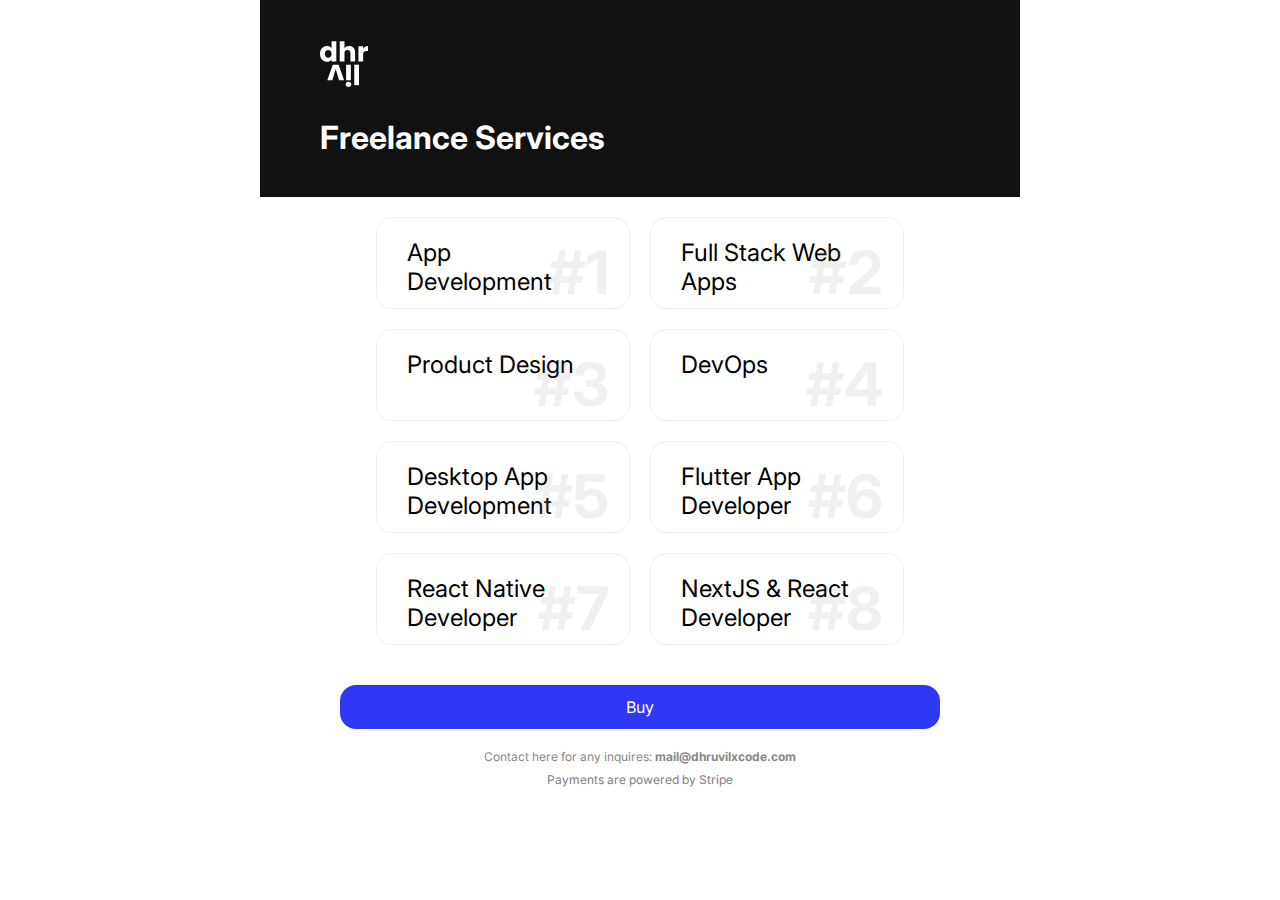
<file: services.html>
<!DOCTYPE html>
<html lang="en">

<head>
    <meta charset="UTF-8">
    <meta http-equiv="X-UA-Compatible" content="IE=edge">
    <meta name="viewport" content="width=device-width, initial-scale=1.0">

    <script async src="https://js.stripe.com/v3/buy-button.js"></script>
    <title>Freelance Services | Dhruvilxcode</title>
    <meta name="description" content="Freelance Service, App Development, Full Stack Web Apps, Product Design.">


    <!-- Facebook Meta Tags -->
    <meta property="og:type" content="profile">
    <meta property="og:title" content="Freelance Services | Dhruvil Patel - Full Stack Developer & Product Designer">
    <meta property="og:url" content="https://dhruvilxcode.com/services.html">
    <meta property="og:image" content="https://dhruvilxcode.com/assets/open_graph.jpeg">
    <meta property="og:description"
        content="Dhruvil Patel, i am Software Engineer, Coder, Designer, Full Stack Developer.">
    <meta property="profile:first_name" content="Dhruvil">
    <meta property="profile:last_name" content="Patel">
    <meta property="profile:username" content="dhruvilxcode">

    <!-- Twitter Meta Tags -->
    <meta name="twitter:card" content="summary_large_image">
    <meta property="twitter:domain" content="dhruvilxcode.com">
    <meta name="twitter:creator" content="@dhruvilxcode" />
    <meta property="twitter:url" content="http://dhruvilxcode.com/services.html">
    <meta name="twitter:title" content="Freelance Services | Dhruvil Patel">
    <meta name="twitter:description"
        content="Dhruvil Patel, i am Software Engineer, Coder, Designer, Full Stack Developer.">
    <meta name="twitter:image" content="https://dhruvilxcode.com/assets/open_graph.jpeg">




    <link rel="shortcut icon" href="./assets/dhruvil-logo-favicon.svg" type="image/svg">


    <style>
        @import url('https://fonts.googleapis.com/css2?family=Inter:wght@400;500;700;900&display=swap');


        * {
            padding: 0;
            margin: 0;
            font-family: 'Inter', sans-serif;

        }

        html {
            scroll-behavior: smooth;
        }


        .link-container {
            width: 50%;
            margin: 40px auto;

        }

        .flist-container {
            width: 50%;
            margin: 20px auto;
            background-color: #fff;
            color: #000;
            display: flex;
            justify-content: center;
            align-items: center;
            flex-wrap: wrap;
            gap: 20px;
        }

        .flist-item {
            /* box-shadow: 5px 5px 30px  rgba(0, 0, 0, 0.1); */
            border: 1px solid #efefef;
            background-color: #fff;
            padding: 20px 30px;
            border-radius: 16px;
            width: 30%;
            height: 50px;
            position: relative;
        }

        .flist-number {
            color: #88888821;
            font-size: 60px;
            font-weight: 700;
            position: absolute;
            z-index: 0;
            bottom: 0px;
            right: 20px;
        }

        .flist-title {
            font-size: 24px;
            z-index: 9999;
        }

        .page-heading {
            background-color: #111;
            color: #fff;
            width: 50%;
            margin: auto;
            padding: 40px 60px;
        }

        @media screen and (max-width: 768px) {
            .link-container {
                width: 100%;
                margin: 10px auto;
            }

            .flist-container {
                width: 100%;
                margin: 20px auto;
                background-color: #fff;
                color: #000;
                display: flex;
                justify-content: center;
                align-items: center;
                flex-wrap: wrap;
                gap: 20px;
            }

            .flist-item {
                /* box-shadow: 5px 5px 30px  rgba(0, 0, 0, 0.1); */
                border: 1px solid #efefef;
                background-color: #fff;
                padding: 20px 30px;
                border-radius: 16px;
                width: 30%;
                height: 50px;
                position: relative;
            }

            .flist-number {
                color: #88888821;
                font-size: 50px;
                z-index: 0;
                bottom: 0px;
                right: 20px;
            }

            .flist-title {
                font-size: 18px;
            }

            .page-heading {
                width: 100%;
                padding: 20px 40px;
                display: flex;
                align-items: center;
                gap: 20px
            }

            .page-heading h1 {
                margin-top: 0px !important;
            }

            .page-heading img {
                height: 32px !important;
            }
        }
    </style>
</head>

<body>


    <div class="page-heading">
        <img src="./assets/dhruvil-logo.svg" alt="dhruvilxcode"
            style="height: 48px;object-fit: contain;display: block;">
        <h1 style="margin-top: 30px;">Freelance Services</h1>
    </div>


    <div class="flist-container">
        <div class="flist-item">
            <p class="flist-number">#1</p>
            <p class="flist-title">App Development</p>
        </div>
        <div class="flist-item">
            <p class="flist-number">#2</p>
            <p class="flist-title">Full Stack Web Apps</p>
        </div>
        <div class="flist-item">
            <p class="flist-number">#3</p>
            <p class="flist-title">Product Design</p>
        </div>
        <div class="flist-item">
            <p class="flist-number">#4</p>
            <p class="flist-title">DevOps</p>
        </div>
        <div class="flist-item">
            <p class="flist-number">#5</p>
            <p class="flist-title">Desktop App Development</p>
        </div>
        <div class="flist-item">
            <p class="flist-number">#6</p>
            <p class="flist-title">Flutter App Developer</p>
        </div>
        <div class="flist-item">
            <p class="flist-number">#7</p>
            <p class="flist-title">React Native Developer</p>
        </div>
        <div class="flist-item">
            <p class="flist-number">#8</p>
            <p class="flist-title">NextJS & React Developer</p>
        </div>


    </div>
    <div class="link-container">
        <a style="display: block; border-radius: 16px; color: #fff; background-color: #2f38f4; padding: 12px 20px; text-align: center; margin: 20px;text-decoration: none;"
            href="https://buy.stripe.com/14k7tJeyfeXBbZu5kl">Buy</a>

        <a style="display: block;color: #888; font-size: 12px; text-align: center;text-decoration: none;" href="mailto:mail@dhruvilxcode.com">Contact here for any inquires: <b>mail@dhruvilxcode.com</b></a>

        <p style="margin-top: 8px;color: #808080;font-size: 12px; text-align: center;">Payments are powered by Stripe</p>
    </div>


</body>

</html>
</file>
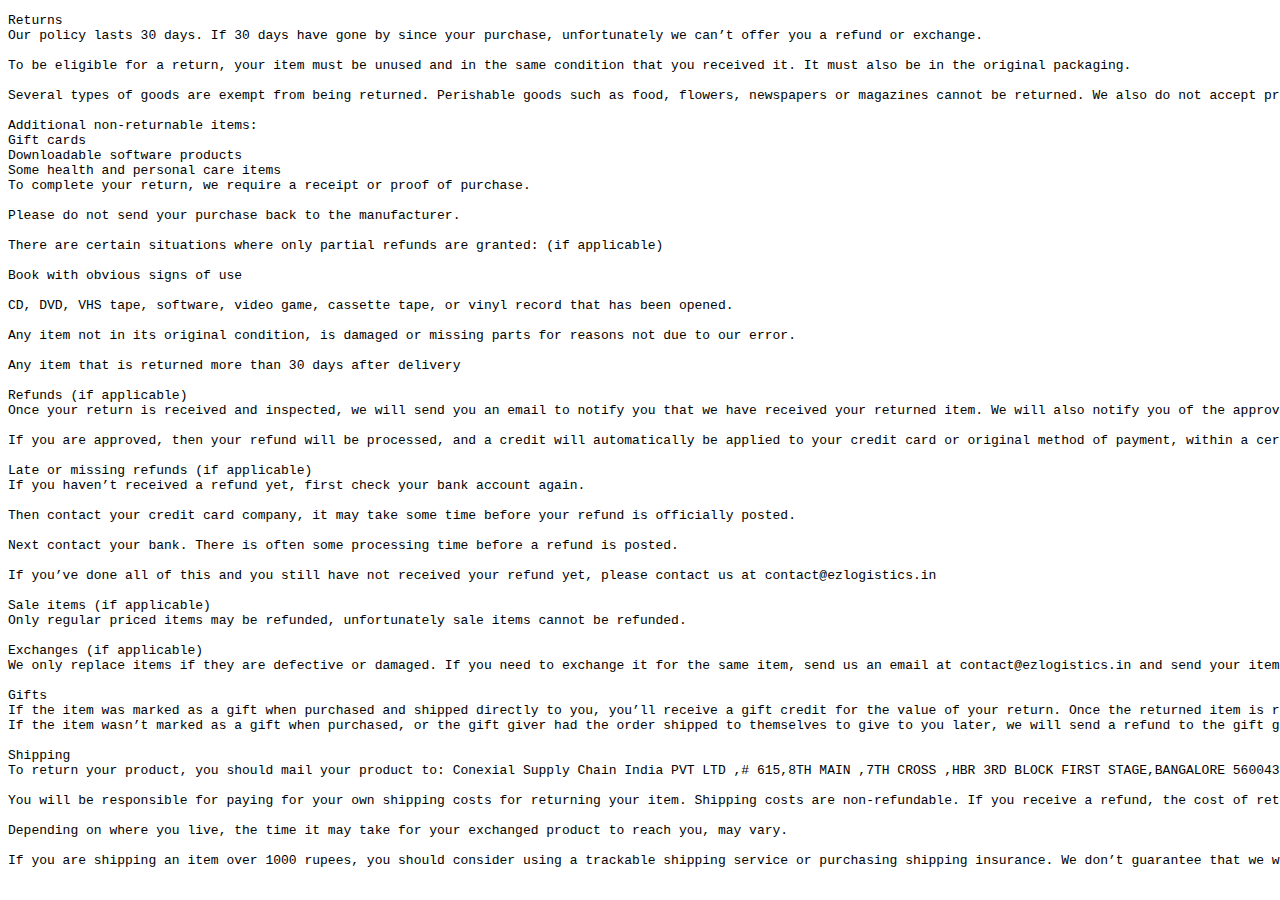
<file: business/cancellation-and-refund-policy.html>
<!DOCTYPE html>
<html lang="en">
<head>
    <meta charset="UTF-8">
    <meta http-equiv="X-UA-Compatible" content="IE=edge">
    <meta name="viewport" content="width=device-width, initial-scale=1.0">
    <title>Cancellation & Refund Policy</title>
    <meta name="robots" content="noindex,nofollow">
</head>
<body>
    <pre>
Returns
Our policy lasts 30 days. If 30 days have gone by since your purchase, unfortunately we can’t offer you a refund or exchange.

To be eligible for a return, your item must be unused and in the same condition that you received it. It must also be in the original packaging.

Several types of goods are exempt from being returned. Perishable goods such as food, flowers, newspapers or magazines cannot be returned. We also do not accept products that are intimate or sanitary goods, hazardous materials, or flammable liquids or gases.

Additional non-returnable items:
Gift cards
Downloadable software products
Some health and personal care items
To complete your return, we require a receipt or proof of purchase.

Please do not send your purchase back to the manufacturer.

There are certain situations where only partial refunds are granted: (if applicable)

Book with obvious signs of use

CD, DVD, VHS tape, software, video game, cassette tape, or vinyl record that has been opened.

Any item not in its original condition, is damaged or missing parts for reasons not due to our error.

Any item that is returned more than 30 days after delivery

Refunds (if applicable)
Once your return is received and inspected, we will send you an email to notify you that we have received your returned item. We will also notify you of the approval or rejection of your refund.

If you are approved, then your refund will be processed, and a credit will automatically be applied to your credit card or original method of payment, within a certain amount of days.

Late or missing refunds (if applicable)
If you haven’t received a refund yet, first check your bank account again.

Then contact your credit card company, it may take some time before your refund is officially posted.

Next contact your bank. There is often some processing time before a refund is posted.

If you’ve done all of this and you still have not received your refund yet, please contact us at contact@ezlogistics.in

Sale items (if applicable)
Only regular priced items may be refunded, unfortunately sale items cannot be refunded.

Exchanges (if applicable)
We only replace items if they are defective or damaged. If you need to exchange it for the same item, send us an email at contact@ezlogistics.in and send your item to. Conexial Supply Chain India PVT LTD ,# 615,8TH MAIN ,7TH CROSS ,HBR 3RD BLOCK FIRST STAGE,BANGALORE 560043

Gifts
If the item was marked as a gift when purchased and shipped directly to you, you’ll receive a gift credit for the value of your return. Once the returned item is received, a gift certificate will be mailed to you.
If the item wasn’t marked as a gift when purchased, or the gift giver had the order shipped to themselves to give to you later, we will send a refund to the gift giver and he will find out about your return.

Shipping
To return your product, you should mail your product to: Conexial Supply Chain India PVT LTD ,# 615,8TH MAIN ,7TH CROSS ,HBR 3RD BLOCK FIRST STAGE,BANGALORE 560043

You will be responsible for paying for your own shipping costs for returning your item. Shipping costs are non-refundable. If you receive a refund, the cost of return shipping will be deducted from your refund.

Depending on where you live, the time it may take for your exchanged product to reach you, may vary.

If you are shipping an item over 1000 rupees, you should consider using a trackable shipping service or purchasing shipping insurance. We don’t guarantee that we will receive your returned item.

</pre>
</body>
</html>
</file>
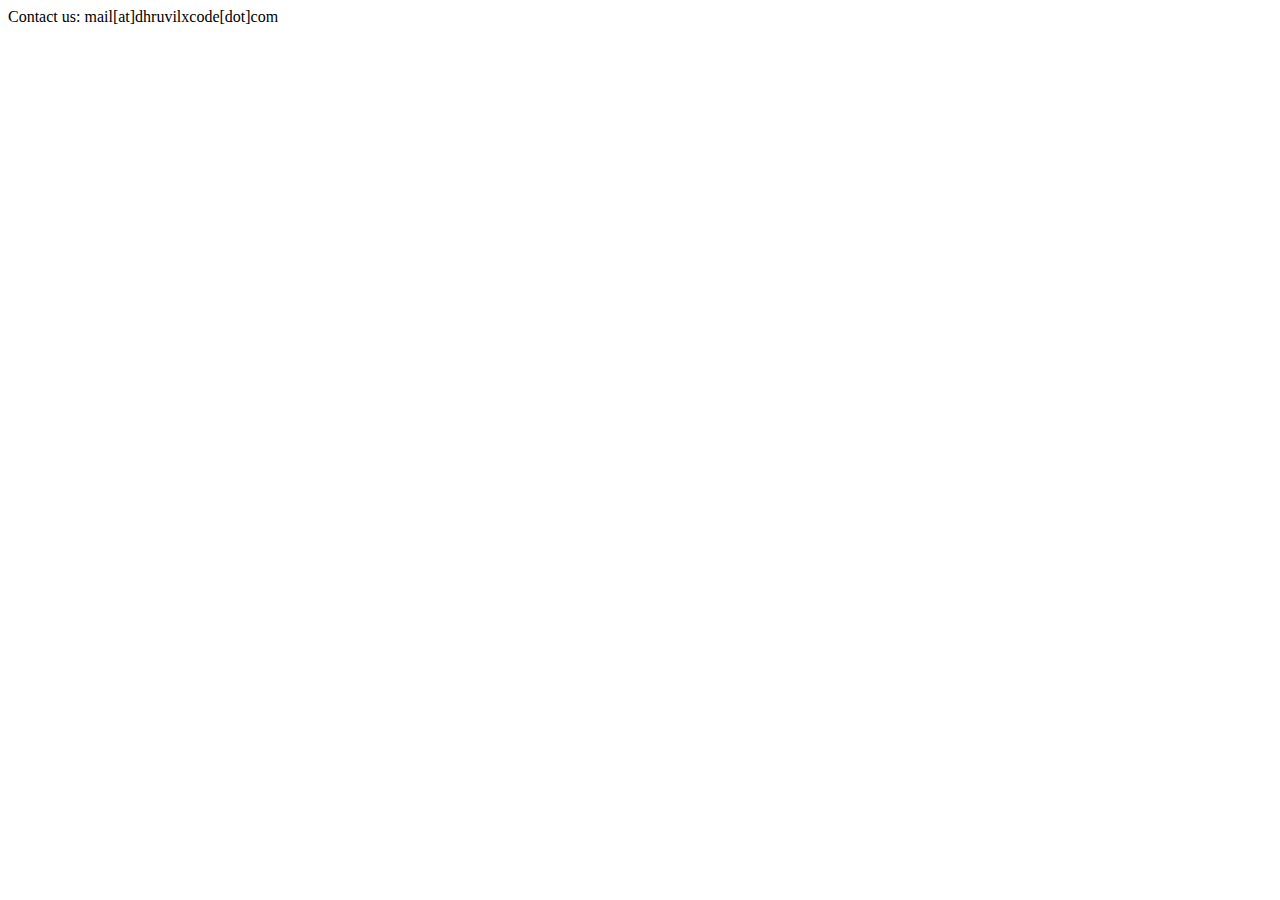
<file: business/customer-support.html>
<!DOCTYPE html>
<html lang="en">
<head>
    <meta charset="UTF-8">
    <meta http-equiv="X-UA-Compatible" content="IE=edge">
    <meta name="viewport" content="width=device-width, initial-scale=1.0">
    <title>Customer support</title>
    <meta name="robots" content="noindex,nofollow">
</head>
<body>
    Contact us: mail[at]dhruvilxcode[dot]com
</body>
</html>
</file>
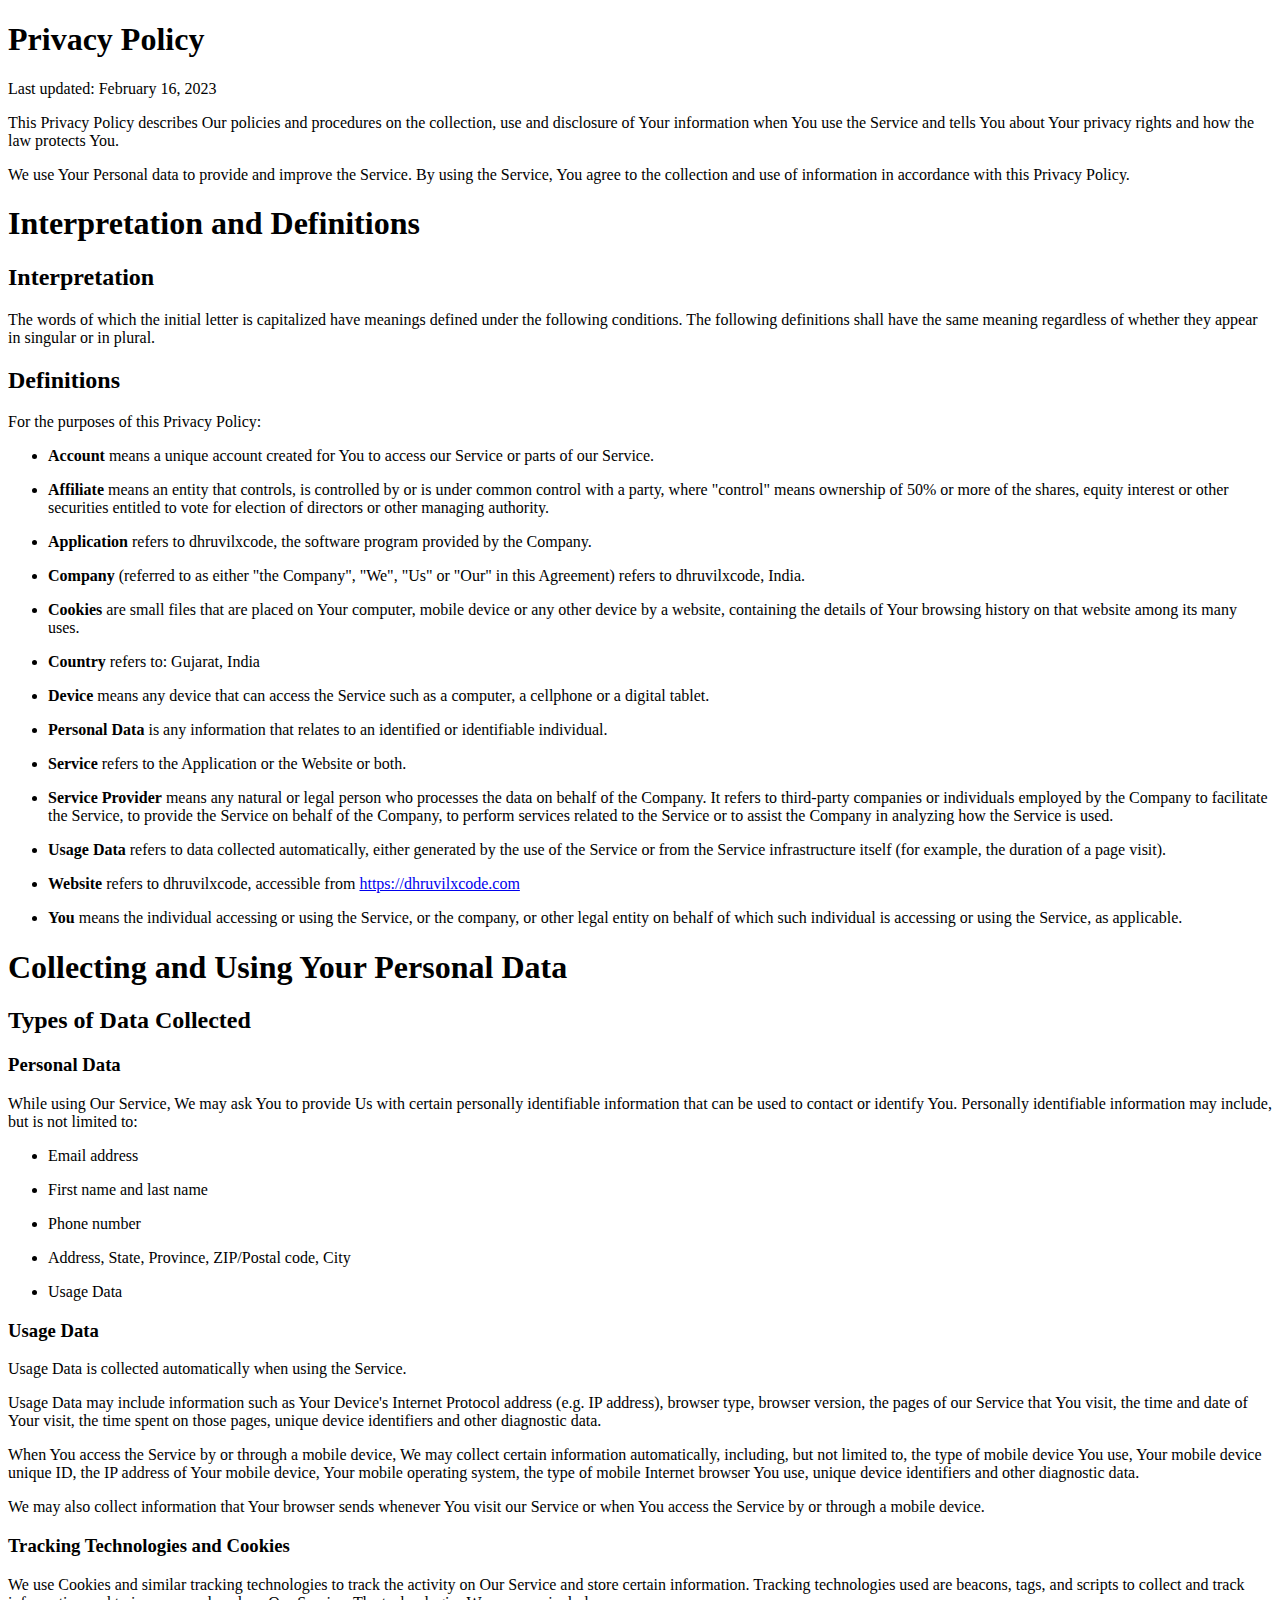
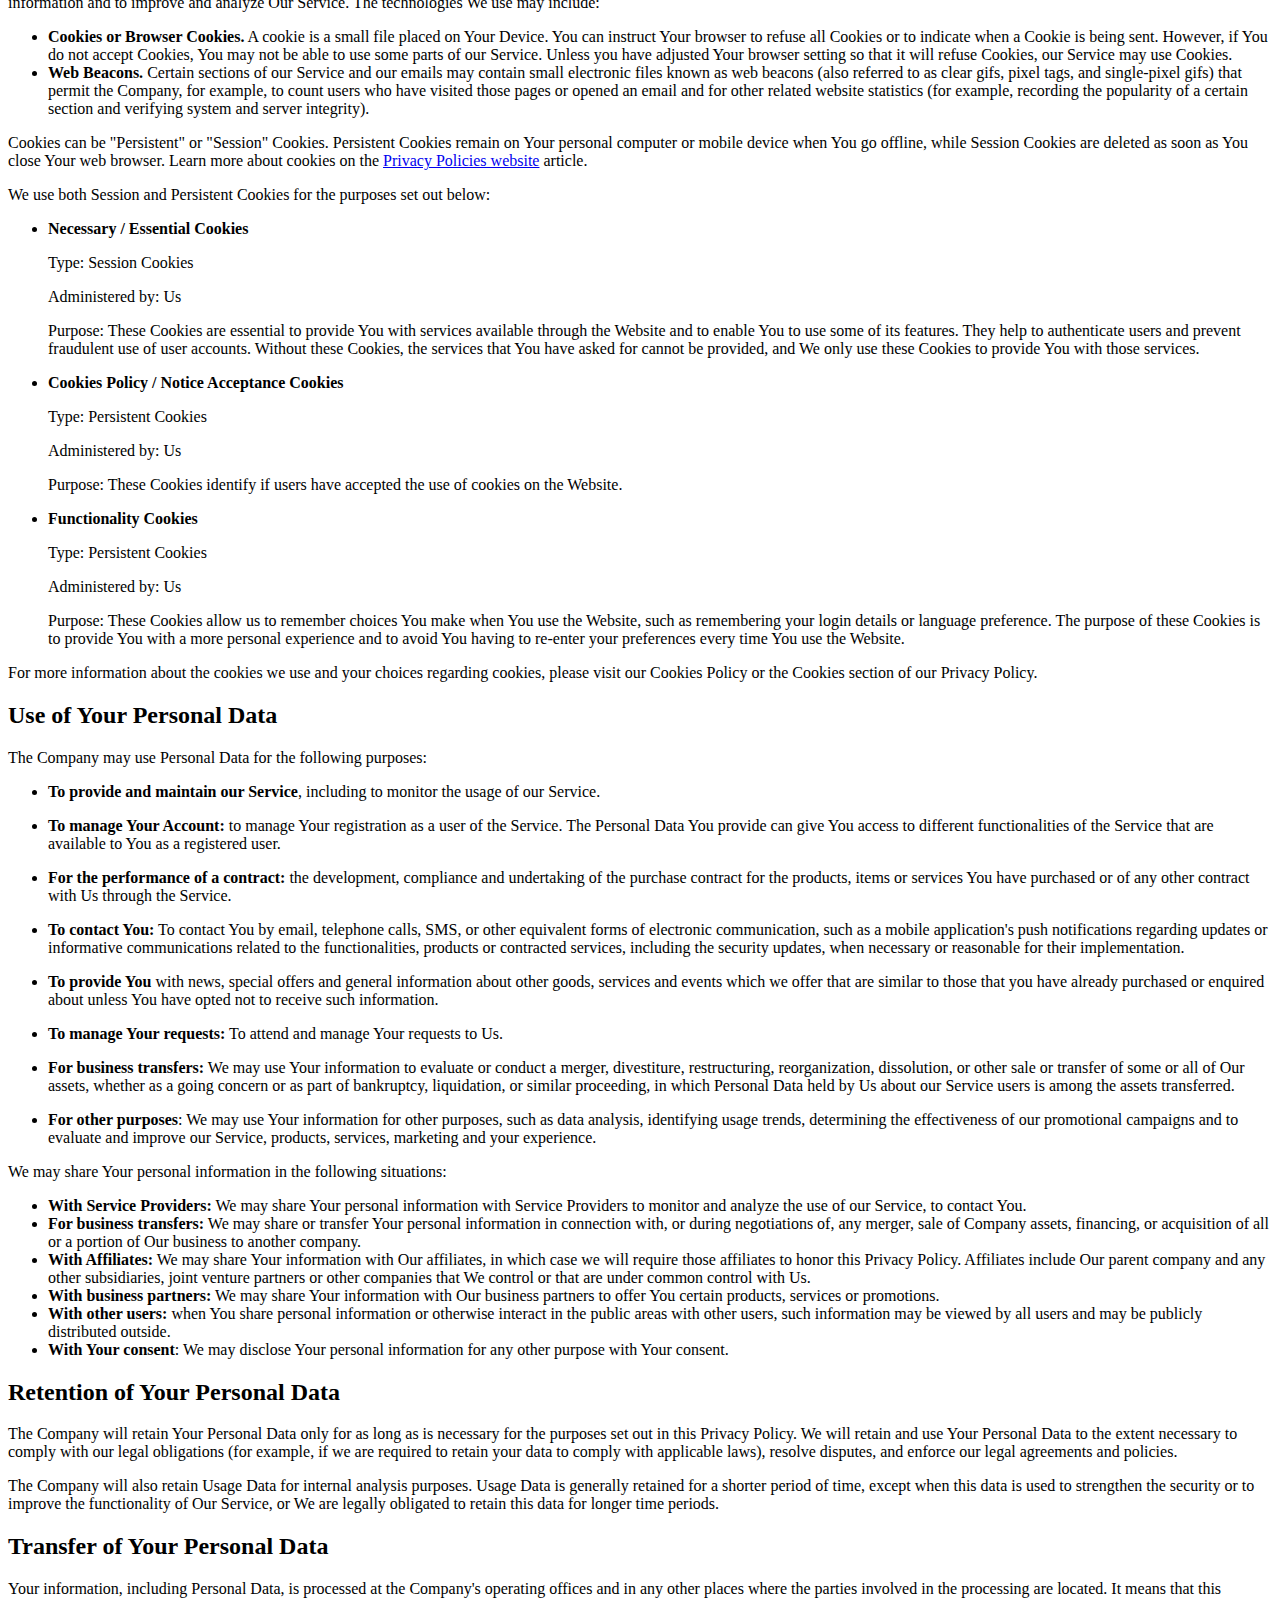
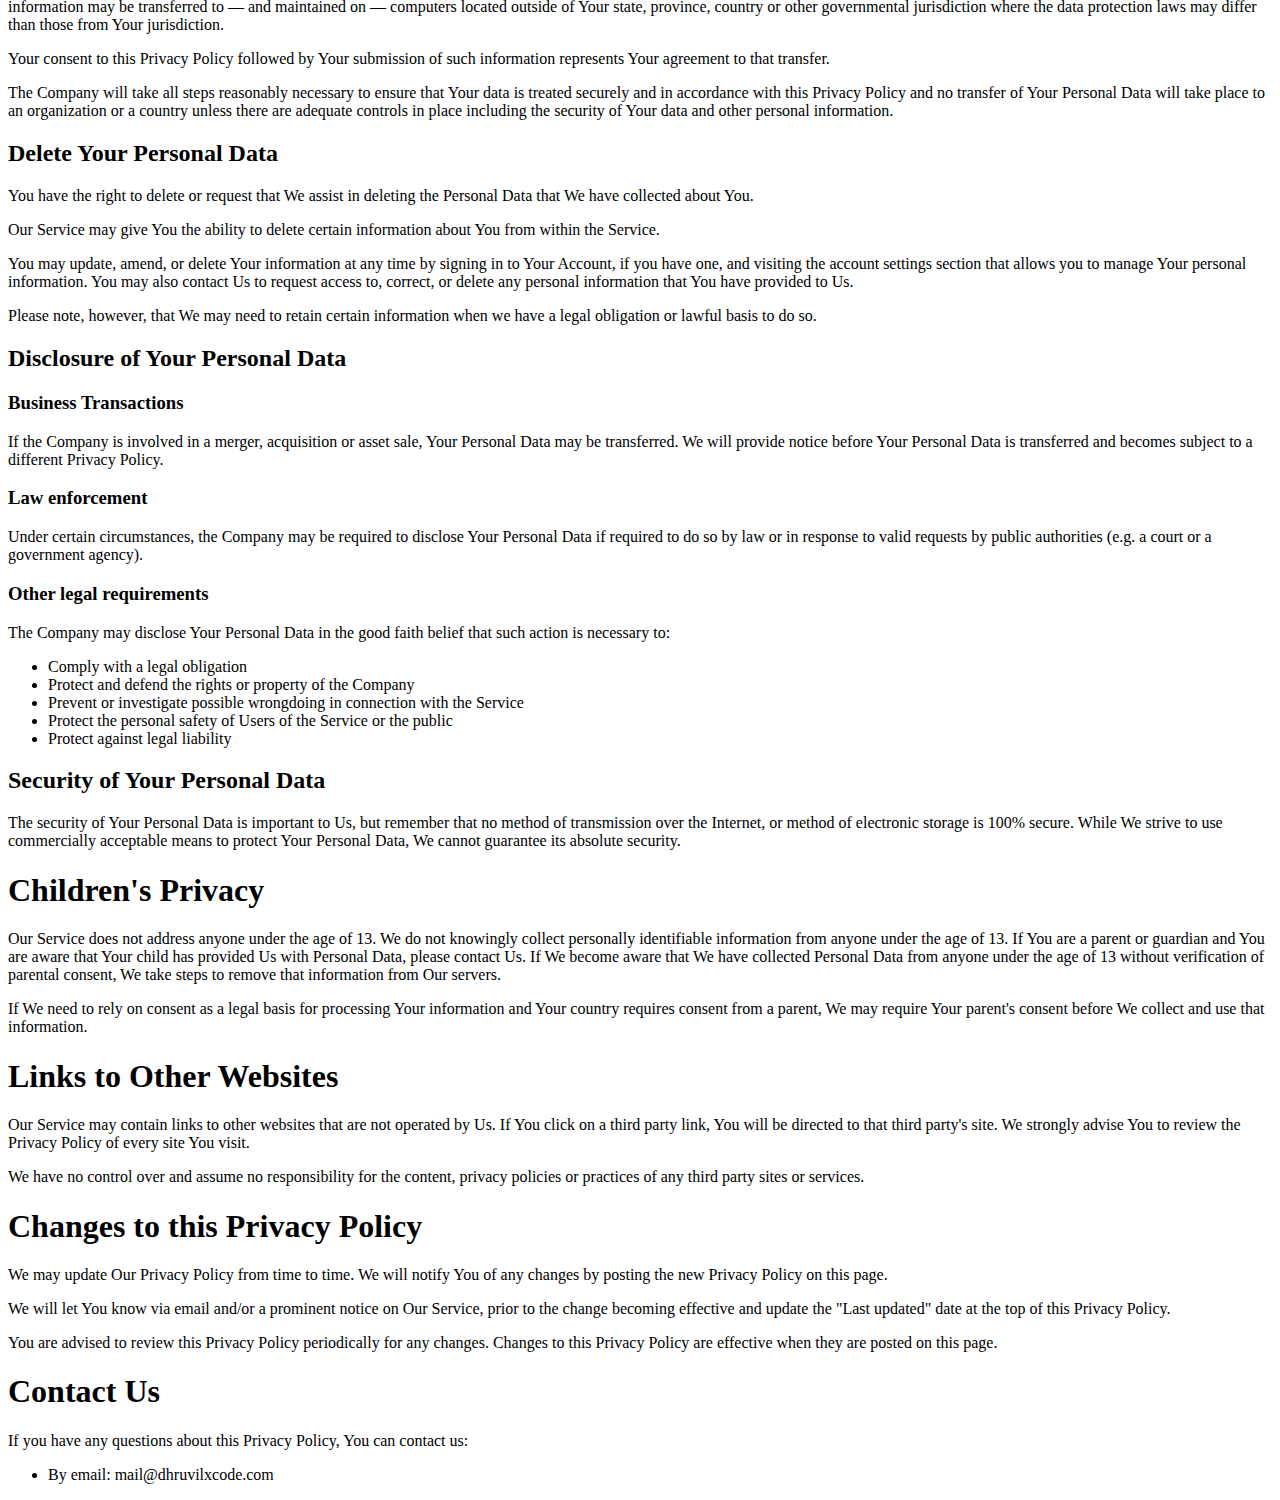
<file: business/privacy-policy.html>
<!DOCTYPE html>
<html lang="en">

<head>
    <meta charset="UTF-8">
    <meta http-equiv="X-UA-Compatible" content="IE=edge">
    <meta name="viewport" content="width=device-width, initial-scale=1.0">
    <title>Privacy policy</title>
    <meta name="robots" content="noindex,nofollow">
</head>

<body>
    <h1>Privacy Policy</h1>
    <p>Last updated: February 16, 2023</p>
    <p>This Privacy Policy describes Our policies and procedures on the collection, use and disclosure of Your
        information when You use the Service and tells You about Your privacy rights and how the law protects You.</p>
    <p>We use Your Personal data to provide and improve the Service. By using the Service, You agree to the collection
        and use of information in accordance with this Privacy Policy.</p>
    <h1>Interpretation and Definitions</h1>
    <h2>Interpretation</h2>
    <p>The words of which the initial letter is capitalized have meanings defined under the following conditions. The
        following definitions shall have the same meaning regardless of whether they appear in singular or in plural.
    </p>
    <h2>Definitions</h2>
    <p>For the purposes of this Privacy Policy:</p>
    <ul>
        <li>
            <p><strong>Account</strong> means a unique account created for You to access our Service or parts of our
                Service.</p>
        </li>
        <li>
            <p><strong>Affiliate</strong> means an entity that controls, is controlled by or is under common control
                with a party, where &quot;control&quot; means ownership of 50% or more of the shares, equity interest or
                other securities entitled to vote for election of directors or other managing authority.</p>
        </li>
        <li>
            <p><strong>Application</strong> refers to dhruvilxcode, the software program provided by the Company.</p>
        </li>
        <li>
            <p><strong>Company</strong> (referred to as either &quot;the Company&quot;, &quot;We&quot;, &quot;Us&quot;
                or &quot;Our&quot; in this Agreement) refers to dhruvilxcode, India.</p>
        </li>
        <li>
            <p><strong>Cookies</strong> are small files that are placed on Your computer, mobile device or any other
                device by a website, containing the details of Your browsing history on that website among its many
                uses.</p>
        </li>
        <li>
            <p><strong>Country</strong> refers to: Gujarat, India</p>
        </li>
        <li>
            <p><strong>Device</strong> means any device that can access the Service such as a computer, a cellphone or a
                digital tablet.</p>
        </li>
        <li>
            <p><strong>Personal Data</strong> is any information that relates to an identified or identifiable
                individual.</p>
        </li>
        <li>
            <p><strong>Service</strong> refers to the Application or the Website or both.</p>
        </li>
        <li>
            <p><strong>Service Provider</strong> means any natural or legal person who processes the data on behalf of
                the Company. It refers to third-party companies or individuals employed by the Company to facilitate the
                Service, to provide the Service on behalf of the Company, to perform services related to the Service or
                to assist the Company in analyzing how the Service is used.</p>
        </li>
        <li>
            <p><strong>Usage Data</strong> refers to data collected automatically, either generated by the use of the
                Service or from the Service infrastructure itself (for example, the duration of a page visit).</p>
        </li>
        <li>
            <p><strong>Website</strong> refers to dhruvilxcode, accessible from <a href="https://dhruvilxcode.com"
                    rel="external nofollow noopener" target="_blank">https://dhruvilxcode.com</a></p>
        </li>
        <li>
            <p><strong>You</strong> means the individual accessing or using the Service, or the company, or other legal
                entity on behalf of which such individual is accessing or using the Service, as applicable.</p>
        </li>
    </ul>
    <h1>Collecting and Using Your Personal Data</h1>
    <h2>Types of Data Collected</h2>
    <h3>Personal Data</h3>
    <p>While using Our Service, We may ask You to provide Us with certain personally identifiable information that can
        be used to contact or identify You. Personally identifiable information may include, but is not limited to:</p>
    <ul>
        <li>
            <p>Email address</p>
        </li>
        <li>
            <p>First name and last name</p>
        </li>
        <li>
            <p>Phone number</p>
        </li>
        <li>
            <p>Address, State, Province, ZIP/Postal code, City</p>
        </li>
        <li>
            <p>Usage Data</p>
        </li>
    </ul>
    <h3>Usage Data</h3>
    <p>Usage Data is collected automatically when using the Service.</p>
    <p>Usage Data may include information such as Your Device's Internet Protocol address (e.g. IP address), browser
        type, browser version, the pages of our Service that You visit, the time and date of Your visit, the time spent
        on those pages, unique device identifiers and other diagnostic data.</p>
    <p>When You access the Service by or through a mobile device, We may collect certain information automatically,
        including, but not limited to, the type of mobile device You use, Your mobile device unique ID, the IP address
        of Your mobile device, Your mobile operating system, the type of mobile Internet browser You use, unique device
        identifiers and other diagnostic data.</p>
    <p>We may also collect information that Your browser sends whenever You visit our Service or when You access the
        Service by or through a mobile device.</p>
    <h3>Tracking Technologies and Cookies</h3>
    <p>We use Cookies and similar tracking technologies to track the activity on Our Service and store certain
        information. Tracking technologies used are beacons, tags, and scripts to collect and track information and to
        improve and analyze Our Service. The technologies We use may include:</p>
    <ul>
        <li><strong>Cookies or Browser Cookies.</strong> A cookie is a small file placed on Your Device. You can
            instruct Your browser to refuse all Cookies or to indicate when a Cookie is being sent. However, if You do
            not accept Cookies, You may not be able to use some parts of our Service. Unless you have adjusted Your
            browser setting so that it will refuse Cookies, our Service may use Cookies.</li>
        <li><strong>Web Beacons.</strong> Certain sections of our Service and our emails may contain small electronic
            files known as web beacons (also referred to as clear gifs, pixel tags, and single-pixel gifs) that permit
            the Company, for example, to count users who have visited those pages or opened an email and for other
            related website statistics (for example, recording the popularity of a certain section and verifying system
            and server integrity).</li>
    </ul>
    <p>Cookies can be &quot;Persistent&quot; or &quot;Session&quot; Cookies. Persistent Cookies remain on Your personal
        computer or mobile device when You go offline, while Session Cookies are deleted as soon as You close Your web
        browser. Learn more about cookies on the <a
            href="https://www.privacypolicies.com/blog/privacy-policy-template/#Use_Of_Cookies_Log_Files_And_Tracking"
            target="_blank">Privacy Policies website</a> article.</p>
    <p>We use both Session and Persistent Cookies for the purposes set out below:</p>
    <ul>
        <li>
            <p><strong>Necessary / Essential Cookies</strong></p>
            <p>Type: Session Cookies</p>
            <p>Administered by: Us</p>
            <p>Purpose: These Cookies are essential to provide You with services available through the Website and to
                enable You to use some of its features. They help to authenticate users and prevent fraudulent use of
                user accounts. Without these Cookies, the services that You have asked for cannot be provided, and We
                only use these Cookies to provide You with those services.</p>
        </li>
        <li>
            <p><strong>Cookies Policy / Notice Acceptance Cookies</strong></p>
            <p>Type: Persistent Cookies</p>
            <p>Administered by: Us</p>
            <p>Purpose: These Cookies identify if users have accepted the use of cookies on the Website.</p>
        </li>
        <li>
            <p><strong>Functionality Cookies</strong></p>
            <p>Type: Persistent Cookies</p>
            <p>Administered by: Us</p>
            <p>Purpose: These Cookies allow us to remember choices You make when You use the Website, such as
                remembering your login details or language preference. The purpose of these Cookies is to provide You
                with a more personal experience and to avoid You having to re-enter your preferences every time You use
                the Website.</p>
        </li>
    </ul>
    <p>For more information about the cookies we use and your choices regarding cookies, please visit our Cookies Policy
        or the Cookies section of our Privacy Policy.</p>
    <h2>Use of Your Personal Data</h2>
    <p>The Company may use Personal Data for the following purposes:</p>
    <ul>
        <li>
            <p><strong>To provide and maintain our Service</strong>, including to monitor the usage of our Service.</p>
        </li>
        <li>
            <p><strong>To manage Your Account:</strong> to manage Your registration as a user of the Service. The
                Personal Data You provide can give You access to different functionalities of the Service that are
                available to You as a registered user.</p>
        </li>
        <li>
            <p><strong>For the performance of a contract:</strong> the development, compliance and undertaking of the
                purchase contract for the products, items or services You have purchased or of any other contract with
                Us through the Service.</p>
        </li>
        <li>
            <p><strong>To contact You:</strong> To contact You by email, telephone calls, SMS, or other equivalent forms
                of electronic communication, such as a mobile application's push notifications regarding updates or
                informative communications related to the functionalities, products or contracted services, including
                the security updates, when necessary or reasonable for their implementation.</p>
        </li>
        <li>
            <p><strong>To provide You</strong> with news, special offers and general information about other goods,
                services and events which we offer that are similar to those that you have already purchased or enquired
                about unless You have opted not to receive such information.</p>
        </li>
        <li>
            <p><strong>To manage Your requests:</strong> To attend and manage Your requests to Us.</p>
        </li>
        <li>
            <p><strong>For business transfers:</strong> We may use Your information to evaluate or conduct a merger,
                divestiture, restructuring, reorganization, dissolution, or other sale or transfer of some or all of Our
                assets, whether as a going concern or as part of bankruptcy, liquidation, or similar proceeding, in
                which Personal Data held by Us about our Service users is among the assets transferred.</p>
        </li>
        <li>
            <p><strong>For other purposes</strong>: We may use Your information for other purposes, such as data
                analysis, identifying usage trends, determining the effectiveness of our promotional campaigns and to
                evaluate and improve our Service, products, services, marketing and your experience.</p>
        </li>
    </ul>
    <p>We may share Your personal information in the following situations:</p>
    <ul>
        <li><strong>With Service Providers:</strong> We may share Your personal information with Service Providers to
            monitor and analyze the use of our Service, to contact You.</li>
        <li><strong>For business transfers:</strong> We may share or transfer Your personal information in connection
            with, or during negotiations of, any merger, sale of Company assets, financing, or acquisition of all or a
            portion of Our business to another company.</li>
        <li><strong>With Affiliates:</strong> We may share Your information with Our affiliates, in which case we will
            require those affiliates to honor this Privacy Policy. Affiliates include Our parent company and any other
            subsidiaries, joint venture partners or other companies that We control or that are under common control
            with Us.</li>
        <li><strong>With business partners:</strong> We may share Your information with Our business partners to offer
            You certain products, services or promotions.</li>
        <li><strong>With other users:</strong> when You share personal information or otherwise interact in the public
            areas with other users, such information may be viewed by all users and may be publicly distributed outside.
        </li>
        <li><strong>With Your consent</strong>: We may disclose Your personal information for any other purpose with
            Your consent.</li>
    </ul>
    <h2>Retention of Your Personal Data</h2>
    <p>The Company will retain Your Personal Data only for as long as is necessary for the purposes set out in this
        Privacy Policy. We will retain and use Your Personal Data to the extent necessary to comply with our legal
        obligations (for example, if we are required to retain your data to comply with applicable laws), resolve
        disputes, and enforce our legal agreements and policies.</p>
    <p>The Company will also retain Usage Data for internal analysis purposes. Usage Data is generally retained for a
        shorter period of time, except when this data is used to strengthen the security or to improve the functionality
        of Our Service, or We are legally obligated to retain this data for longer time periods.</p>
    <h2>Transfer of Your Personal Data</h2>
    <p>Your information, including Personal Data, is processed at the Company's operating offices and in any other
        places where the parties involved in the processing are located. It means that this information may be
        transferred to — and maintained on — computers located outside of Your state, province, country or other
        governmental jurisdiction where the data protection laws may differ than those from Your jurisdiction.</p>
    <p>Your consent to this Privacy Policy followed by Your submission of such information represents Your agreement to
        that transfer.</p>
    <p>The Company will take all steps reasonably necessary to ensure that Your data is treated securely and in
        accordance with this Privacy Policy and no transfer of Your Personal Data will take place to an organization or
        a country unless there are adequate controls in place including the security of Your data and other personal
        information.</p>
    <h2>Delete Your Personal Data</h2>
    <p>You have the right to delete or request that We assist in deleting the Personal Data that We have collected about
        You.</p>
    <p>Our Service may give You the ability to delete certain information about You from within the Service.</p>
    <p>You may update, amend, or delete Your information at any time by signing in to Your Account, if you have one, and
        visiting the account settings section that allows you to manage Your personal information. You may also contact
        Us to request access to, correct, or delete any personal information that You have provided to Us.</p>
    <p>Please note, however, that We may need to retain certain information when we have a legal obligation or lawful
        basis to do so.</p>
    <h2>Disclosure of Your Personal Data</h2>
    <h3>Business Transactions</h3>
    <p>If the Company is involved in a merger, acquisition or asset sale, Your Personal Data may be transferred. We will
        provide notice before Your Personal Data is transferred and becomes subject to a different Privacy Policy.</p>
    <h3>Law enforcement</h3>
    <p>Under certain circumstances, the Company may be required to disclose Your Personal Data if required to do so by
        law or in response to valid requests by public authorities (e.g. a court or a government agency).</p>
    <h3>Other legal requirements</h3>
    <p>The Company may disclose Your Personal Data in the good faith belief that such action is necessary to:</p>
    <ul>
        <li>Comply with a legal obligation</li>
        <li>Protect and defend the rights or property of the Company</li>
        <li>Prevent or investigate possible wrongdoing in connection with the Service</li>
        <li>Protect the personal safety of Users of the Service or the public</li>
        <li>Protect against legal liability</li>
    </ul>
    <h2>Security of Your Personal Data</h2>
    <p>The security of Your Personal Data is important to Us, but remember that no method of transmission over the
        Internet, or method of electronic storage is 100% secure. While We strive to use commercially acceptable means
        to protect Your Personal Data, We cannot guarantee its absolute security.</p>
    <h1>Children's Privacy</h1>
    <p>Our Service does not address anyone under the age of 13. We do not knowingly collect personally identifiable
        information from anyone under the age of 13. If You are a parent or guardian and You are aware that Your child
        has provided Us with Personal Data, please contact Us. If We become aware that We have collected Personal Data
        from anyone under the age of 13 without verification of parental consent, We take steps to remove that
        information from Our servers.</p>
    <p>If We need to rely on consent as a legal basis for processing Your information and Your country requires consent
        from a parent, We may require Your parent's consent before We collect and use that information.</p>
    <h1>Links to Other Websites</h1>
    <p>Our Service may contain links to other websites that are not operated by Us. If You click on a third party link,
        You will be directed to that third party's site. We strongly advise You to review the Privacy Policy of every
        site You visit.</p>
    <p>We have no control over and assume no responsibility for the content, privacy policies or practices of any third
        party sites or services.</p>
    <h1>Changes to this Privacy Policy</h1>
    <p>We may update Our Privacy Policy from time to time. We will notify You of any changes by posting the new Privacy
        Policy on this page.</p>
    <p>We will let You know via email and/or a prominent notice on Our Service, prior to the change becoming effective
        and update the &quot;Last updated&quot; date at the top of this Privacy Policy.</p>
    <p>You are advised to review this Privacy Policy periodically for any changes. Changes to this Privacy Policy are
        effective when they are posted on this page.</p>
    <h1>Contact Us</h1>
    <p>If you have any questions about this Privacy Policy, You can contact us:</p>
    <ul>
        <li>By email: mail@dhruvilxcode.com</li>
    </ul>
</body>

</html>
</file>
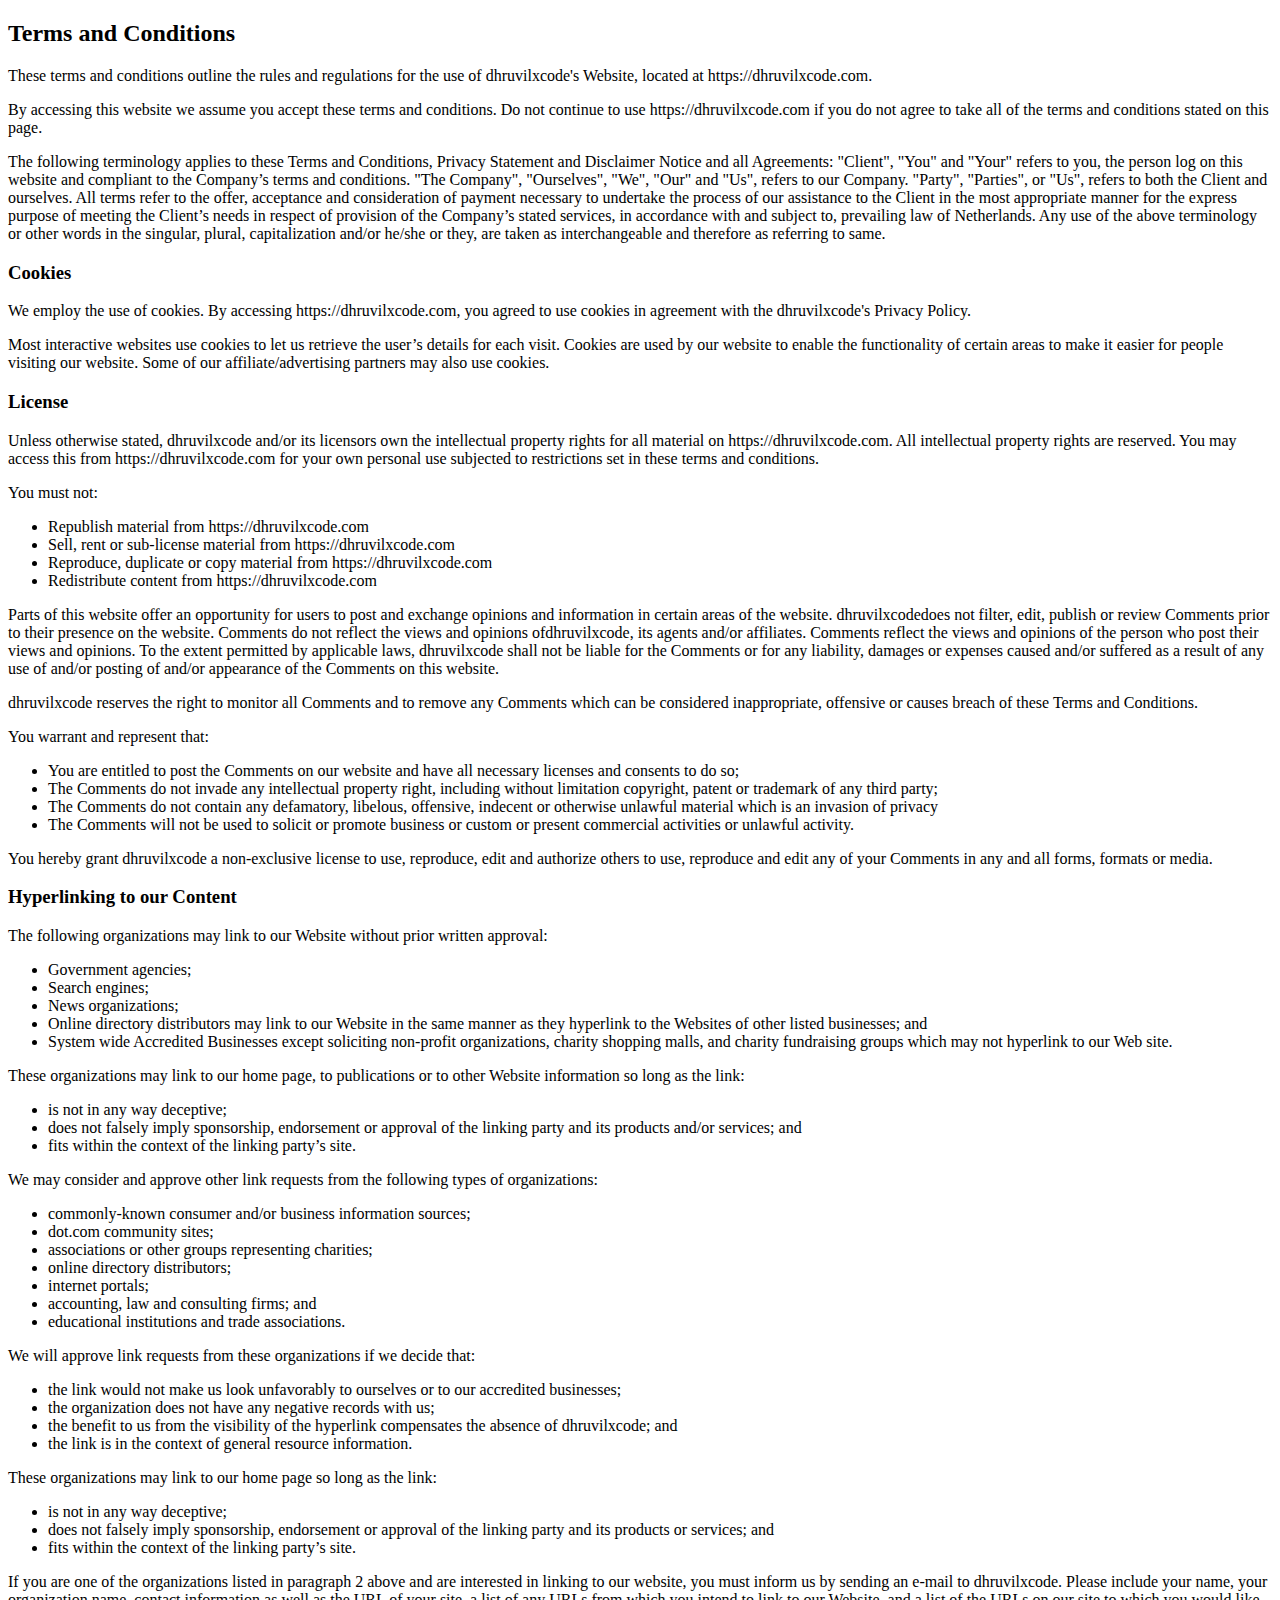
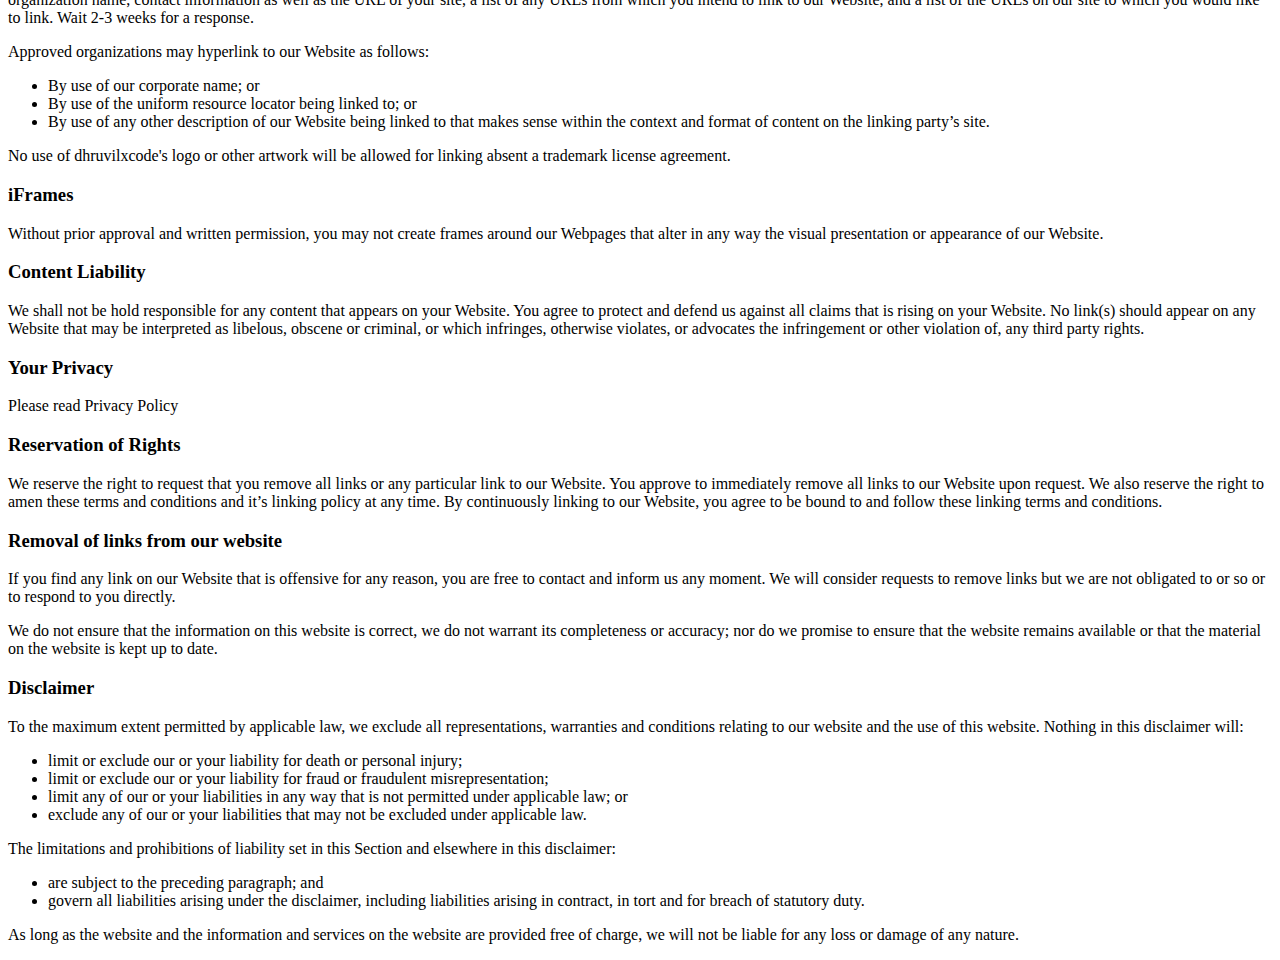
<file: business/terms-of-service.html>
<!DOCTYPE html>
<html lang="en">
<head>
    <meta charset="UTF-8">
    <meta http-equiv="X-UA-Compatible" content="IE=edge">
    <meta name="viewport" content="width=device-width, initial-scale=1.0">
    <title>Terms of service</title>
    <meta name="robots" content="noindex,nofollow">
</head>
<body>
    

<h2>Terms and Conditions</h2><p>These terms and conditions outline the rules and regulations for the use of <!-- -->dhruvilxcode<!-- -->&#x27;s Website, located at <!-- -->https://dhruvilxcode.com<!-- -->.</p><p>By accessing this website we assume you accept these terms and conditions. Do not continue to use <!-- -->https://dhruvilxcode.com<!-- --> if you do not agree to take all of the terms and conditions stated on this page.</p><p>The following terminology applies to these Terms and Conditions, Privacy Statement and Disclaimer Notice and all Agreements: &quot;Client&quot;, &quot;You&quot; and &quot;Your&quot; refers to you, the person log on this website and compliant to the Company’s terms and conditions. &quot;The Company&quot;, &quot;Ourselves&quot;, &quot;We&quot;, &quot;Our&quot; and &quot;Us&quot;, refers to our Company. &quot;Party&quot;, &quot;Parties&quot;, or &quot;Us&quot;, refers to both the Client and ourselves. All terms refer to the offer, acceptance and consideration of payment necessary to undertake the process of our assistance to the Client in the most appropriate manner for the express purpose of meeting the Client’s needs in respect of provision of the Company’s stated services, in accordance with and subject to, prevailing law of Netherlands. Any use of the above terminology or other words in the singular, plural, capitalization and/or he/she or they, are taken as interchangeable and therefore as referring to same.</p><h3>Cookies</h3><p>We employ the use of cookies. By accessing <!-- -->https://dhruvilxcode.com<!-- -->, you agreed to use cookies in agreement with the <!-- -->dhruvilxcode<!-- -->&#x27;s Privacy Policy.<!-- --> </p><p>Most interactive websites use cookies to let us retrieve the user’s details for each visit. Cookies are used by our website to enable the functionality of certain areas to make it easier for people visiting our website. Some of our affiliate/advertising partners may also use cookies.</p><h3>License</h3><p>Unless otherwise stated, <!-- -->dhruvilxcode<!-- --> and/or its licensors own the intellectual property rights for all material on <!-- -->https://dhruvilxcode.com<!-- -->. All intellectual property rights are reserved. You may access this from <!-- -->https://dhruvilxcode.com<!-- --> for your own personal use subjected to restrictions set in these terms and conditions.</p><p>You must not:</p><ul><li>Republish material from <!-- -->https://dhruvilxcode.com</li><li>Sell, rent or sub-license material from <!-- -->https://dhruvilxcode.com</li><li>Reproduce, duplicate or copy material from <!-- -->https://dhruvilxcode.com</li><li>Redistribute content from <!-- -->https://dhruvilxcode.com</li></ul><p>Parts of this website offer an opportunity for users to post and exchange opinions and information in certain areas of the website. <!-- -->dhruvilxcode<!-- -->does not filter, edit, publish or review Comments prior to their presence on the website. Comments do not reflect the views and opinions of<!-- -->dhruvilxcode<!-- -->, its agents and/or affiliates. Comments reflect the views and opinions of the person who post their views and opinions. To the extent permitted by applicable laws, <!-- -->dhruvilxcode<!-- --> shall not be liable for the Comments or for any liability, damages or expenses caused and/or suffered as a result of any use of and/or posting of and/or appearance of the Comments on this website.</p><p>dhruvilxcode<!-- --> reserves the right to monitor all Comments and to remove any Comments which can be considered inappropriate, offensive or causes breach of these Terms and Conditions.</p><p>You warrant and represent that:</p><ul><li>You are entitled to post the Comments on our website and have all necessary licenses and consents to do so;</li><li>The Comments do not invade any intellectual property right, including without limitation copyright, patent or trademark of any third party;</li><li>The Comments do not contain any defamatory, libelous, offensive, indecent or otherwise unlawful material which is an invasion of privacy</li><li>The Comments will not be used to solicit or promote business or custom or present commercial activities or unlawful activity.</li></ul><p>You hereby grant <!-- -->dhruvilxcode<!-- --> a non-exclusive license to use, reproduce, edit and authorize others to use, reproduce and edit any of your Comments in any and all forms, formats or media.</p><h3>Hyperlinking to our Content</h3><p>The following organizations may link to our Website without prior written approval:</p><ul><li>Government agencies;</li><li>Search engines;</li><li>News organizations;</li><li>Online directory distributors may link to our Website in the same manner as they hyperlink to the Websites of other listed businesses; and</li><li>System wide Accredited Businesses except soliciting non-profit organizations, charity shopping malls, and charity fundraising groups which may not hyperlink to our Web site.</li></ul><p>These organizations may link to our home page, to publications or to other Website information so long as the link:</p><ul class="type-alpha"><li>is not in any way deceptive;</li><li>does not falsely imply sponsorship, endorsement or approval of the linking party and its products and/or services; and</li><li>fits within the context of the linking party’s site.</li></ul><p>We may consider and approve other link requests from the following types of organizations:</p><ul><li>commonly-known consumer and/or business information sources;</li><li>dot.com community sites;</li><li>associations or other groups representing charities;</li><li>online directory distributors;</li><li>internet portals;</li><li>accounting, law and consulting firms; and</li><li>educational institutions and trade associations.</li></ul><p>We will approve link requests from these organizations if we decide that:</p><ul class="type-alpha"><li>the link would not make us look unfavorably to ourselves or to our accredited businesses;</li><li>the organization does not have any negative records with us;</li><li>the benefit to us from the visibility of the hyperlink compensates the absence of <!-- -->dhruvilxcode<!-- -->; and</li><li>the link is in the context of general resource information.</li></ul><p>These organizations may link to our home page so long as the link:</p><ul class="type-alpha"><li>is not in any way deceptive;</li><li>does not falsely imply sponsorship, endorsement or approval of the linking party and its products or services; and</li><li>fits within the context of the linking party’s site.</li></ul><p>If you are one of the organizations listed in paragraph 2 above and are interested in linking to our website, you must inform us by sending an e-mail to <!-- -->dhruvilxcode<!-- -->. Please include your name, your organization name, contact information as well as the URL of your site, a list of any URLs from which you intend to link to our Website, and a list of the URLs on our site to which you would like to link. Wait 2-3 weeks for a response.</p><p>Approved organizations may hyperlink to our Website as follows:</p><ul><li>By use of our corporate name; or</li><li>By use of the uniform resource locator being linked to; or</li><li>By use of any other description of our Website being linked to that makes sense within the context and format of content on the linking party’s site.</li></ul><p>No use of <!-- -->dhruvilxcode<!-- -->&#x27;s logo or other artwork will be allowed for linking absent a trademark license agreement.</p><h3>iFrames</h3><p>Without prior approval and written permission, you may not create frames around our Webpages that alter in any way the visual presentation or appearance of our Website.</p><h3>Content Liability</h3><p>We shall not be hold responsible for any content that appears on your Website. You agree to protect and defend us against all claims that is rising on your Website. No link(s) should appear on any Website that may be interpreted as libelous, obscene or criminal, or which infringes, otherwise violates, or advocates the infringement or other violation of, any third party rights.</p><h3>Your Privacy</h3><p>Please read Privacy Policy</p><h3>Reservation of Rights</h3><p>We reserve the right to request that you remove all links or any particular link to our Website. You approve to immediately remove all links to our Website upon request. We also reserve the right to amen these terms and conditions and it’s linking policy at any time. By continuously linking to our Website, you agree to be bound to and follow these linking terms and conditions.</p><h3>Removal of links from our website</h3><p>If you find any link on our Website that is offensive for any reason, you are free to contact and inform us any moment. We will consider requests to remove links but we are not obligated to or so or to respond to you directly.</p><p>We do not ensure that the information on this website is correct, we do not warrant its completeness or accuracy; nor do we promise to ensure that the website remains available or that the material on the website is kept up to date.</p><h3>Disclaimer</h3><p>To the maximum extent permitted by applicable law, we exclude all representations, warranties and conditions relating to our website and the use of this website. Nothing in this disclaimer will:</p><ul><li>limit or exclude our or your liability for death or personal injury;</li><li>limit or exclude our or your liability for fraud or fraudulent misrepresentation;</li><li>limit any of our or your liabilities in any way that is not permitted under applicable law; or</li><li>exclude any of our or your liabilities that may not be excluded under applicable law.</li></ul><p>The limitations and prohibitions of liability set in this Section and elsewhere in this disclaimer:</p><ul class="type-alpha"><li>are subject to the preceding paragraph; and</li><li>govern all liabilities arising under the disclaimer, including liabilities arising in contract, in tort and for breach of statutory duty.</li></ul><p>As long as the website and the information and services on the website are provided free of charge, we will not be liable for any loss or damage of any nature.</p>
    
</body>
</html>
</file>
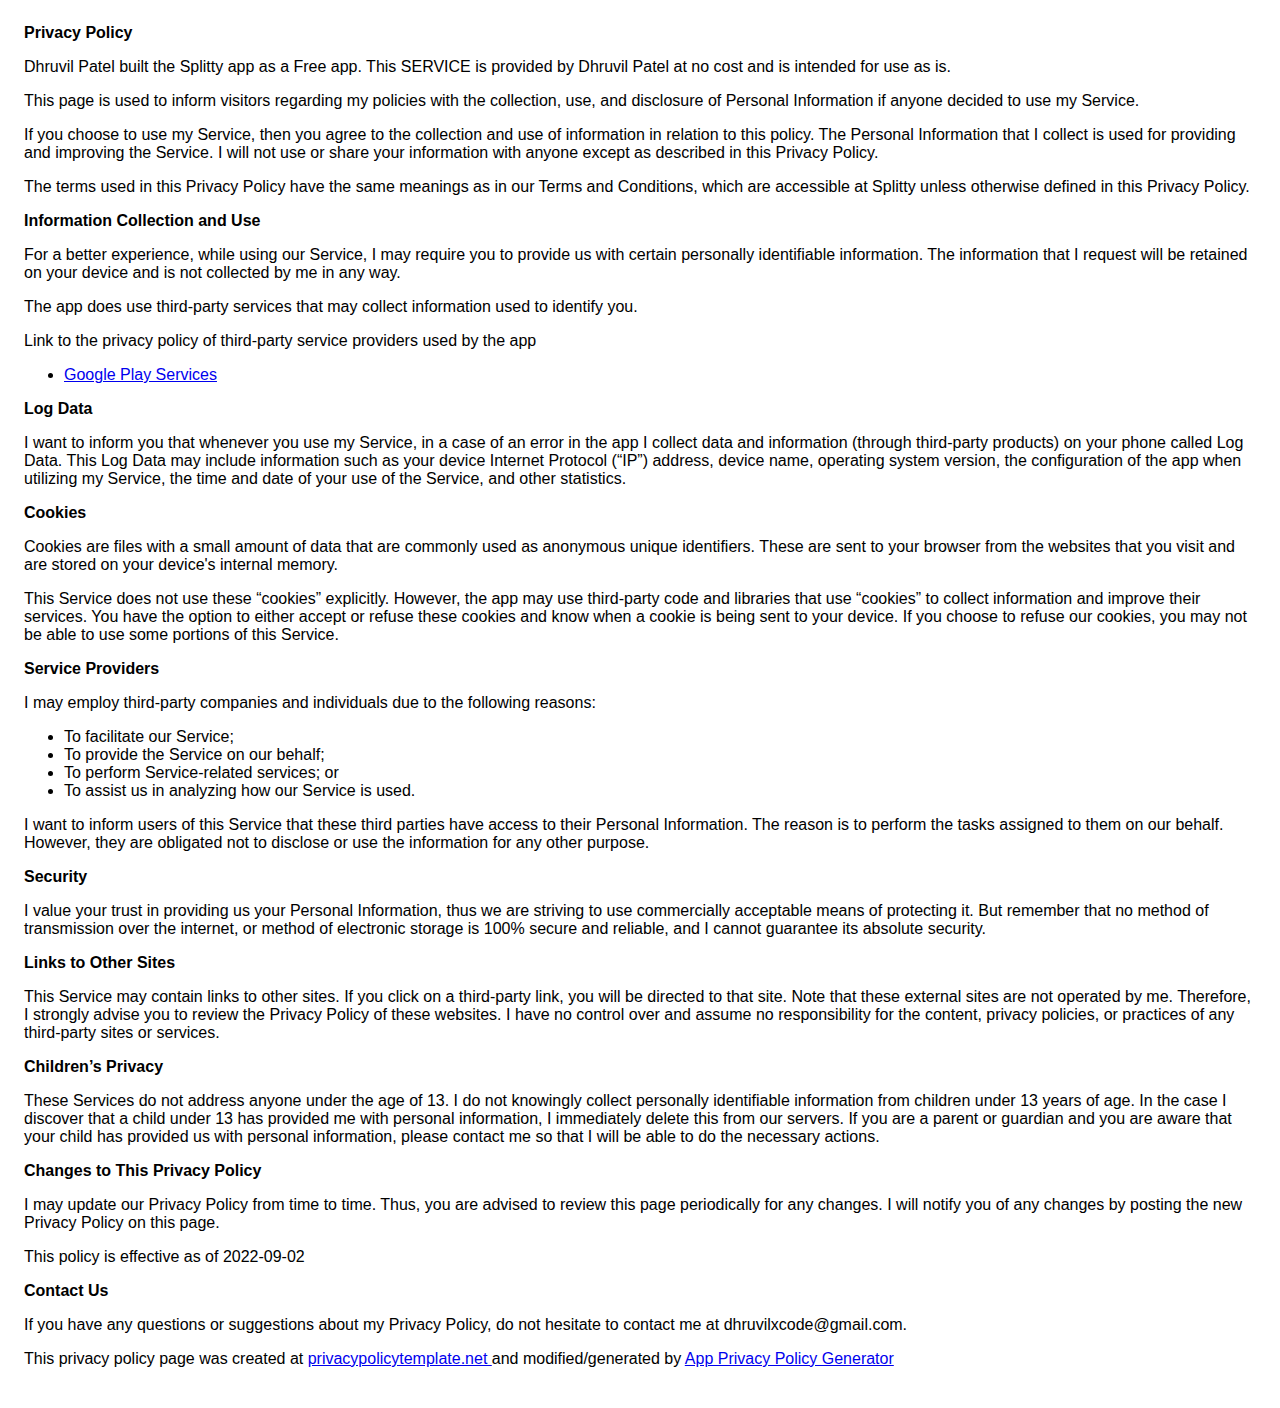
<file: splitterapp/privacy-policy.html>
<!DOCTYPE html>
    <html>
    <head>
      <meta charset='utf-8'>
      <meta name='viewport' content='width=device-width'>
      <title>Privacy Policy</title>
      <style> body { font-family: 'Helvetica Neue', Helvetica, Arial, sans-serif; padding:1em; } </style>
    </head>
    <body>
    <strong>Privacy Policy</strong> <p>
                  Dhruvil Patel built the Splitty app as
                  a Free app. This SERVICE is provided by
                  Dhruvil Patel at no cost and is intended for use as
                  is.
                </p> <p>
                  This page is used to inform visitors regarding my
                  policies with the collection, use, and disclosure of Personal
                  Information if anyone decided to use my Service.
                </p> <p>
                  If you choose to use my Service, then you agree to
                  the collection and use of information in relation to this
                  policy. The Personal Information that I collect is
                  used for providing and improving the Service. I will not use or share your information with
                  anyone except as described in this Privacy Policy.
                </p> <p>
                  The terms used in this Privacy Policy have the same meanings
                  as in our Terms and Conditions, which are accessible at
                  Splitty unless otherwise defined in this Privacy Policy.
                </p> <p><strong>Information Collection and Use</strong></p> <p>
                  For a better experience, while using our Service, I
                  may require you to provide us with certain personally
                  identifiable information. The information that
                  I request will be retained on your device and is not collected by me in any way.
                </p> <div><p>
                    The app does use third-party services that may collect
                    information used to identify you.
                  </p> <p>
                    Link to the privacy policy of third-party service providers used
                    by the app
                  </p> <ul><li><a href="https://www.google.com/policies/privacy/" target="_blank" rel="noopener noreferrer">Google Play Services</a></li><!----><!----><!----><!----><!----><!----><!----><!----><!----><!----><!----><!----><!----><!----><!----><!----><!----><!----><!----><!----><!----><!----><!----><!----><!----><!----><!----></ul></div> <p><strong>Log Data</strong></p> <p>
                  I want to inform you that whenever you
                  use my Service, in a case of an error in the app
                  I collect data and information (through third-party
                  products) on your phone called Log Data. This Log Data may
                  include information such as your device Internet Protocol
                  (“IP”) address, device name, operating system version, the
                  configuration of the app when utilizing my Service,
                  the time and date of your use of the Service, and other
                  statistics.
                </p> <p><strong>Cookies</strong></p> <p>
                  Cookies are files with a small amount of data that are
                  commonly used as anonymous unique identifiers. These are sent
                  to your browser from the websites that you visit and are
                  stored on your device's internal memory.
                </p> <p>
                  This Service does not use these “cookies” explicitly. However,
                  the app may use third-party code and libraries that use
                  “cookies” to collect information and improve their services.
                  You have the option to either accept or refuse these cookies
                  and know when a cookie is being sent to your device. If you
                  choose to refuse our cookies, you may not be able to use some
                  portions of this Service.
                </p> <p><strong>Service Providers</strong></p> <p>
                  I may employ third-party companies and
                  individuals due to the following reasons:
                </p> <ul><li>To facilitate our Service;</li> <li>To provide the Service on our behalf;</li> <li>To perform Service-related services; or</li> <li>To assist us in analyzing how our Service is used.</li></ul> <p>
                  I want to inform users of this Service
                  that these third parties have access to their Personal
                  Information. The reason is to perform the tasks assigned to
                  them on our behalf. However, they are obligated not to
                  disclose or use the information for any other purpose.
                </p> <p><strong>Security</strong></p> <p>
                  I value your trust in providing us your
                  Personal Information, thus we are striving to use commercially
                  acceptable means of protecting it. But remember that no method
                  of transmission over the internet, or method of electronic
                  storage is 100% secure and reliable, and I cannot
                  guarantee its absolute security.
                </p> <p><strong>Links to Other Sites</strong></p> <p>
                  This Service may contain links to other sites. If you click on
                  a third-party link, you will be directed to that site. Note
                  that these external sites are not operated by me.
                  Therefore, I strongly advise you to review the
                  Privacy Policy of these websites. I have
                  no control over and assume no responsibility for the content,
                  privacy policies, or practices of any third-party sites or
                  services.
                </p> <p><strong>Children’s Privacy</strong></p> <div><p>
                    These Services do not address anyone under the age of 13.
                    I do not knowingly collect personally
                    identifiable information from children under 13 years of age. In the case
                    I discover that a child under 13 has provided
                    me with personal information, I immediately
                    delete this from our servers. If you are a parent or guardian
                    and you are aware that your child has provided us with
                    personal information, please contact me so that
                    I will be able to do the necessary actions.
                  </p></div> <!----> <p><strong>Changes to This Privacy Policy</strong></p> <p>
                  I may update our Privacy Policy from
                  time to time. Thus, you are advised to review this page
                  periodically for any changes. I will
                  notify you of any changes by posting the new Privacy Policy on
                  this page.
                </p> <p>This policy is effective as of 2022-09-02</p> <p><strong>Contact Us</strong></p> <p>
                  If you have any questions or suggestions about my
                  Privacy Policy, do not hesitate to contact me at dhruvilxcode@gmail.com.
                </p> <p>This privacy policy page was created at <a href="https://privacypolicytemplate.net" target="_blank" rel="noopener noreferrer">privacypolicytemplate.net </a>and modified/generated by <a href="https://app-privacy-policy-generator.nisrulz.com/" target="_blank" rel="noopener noreferrer">App Privacy Policy Generator</a></p>
    </body>
    </html>
</file>
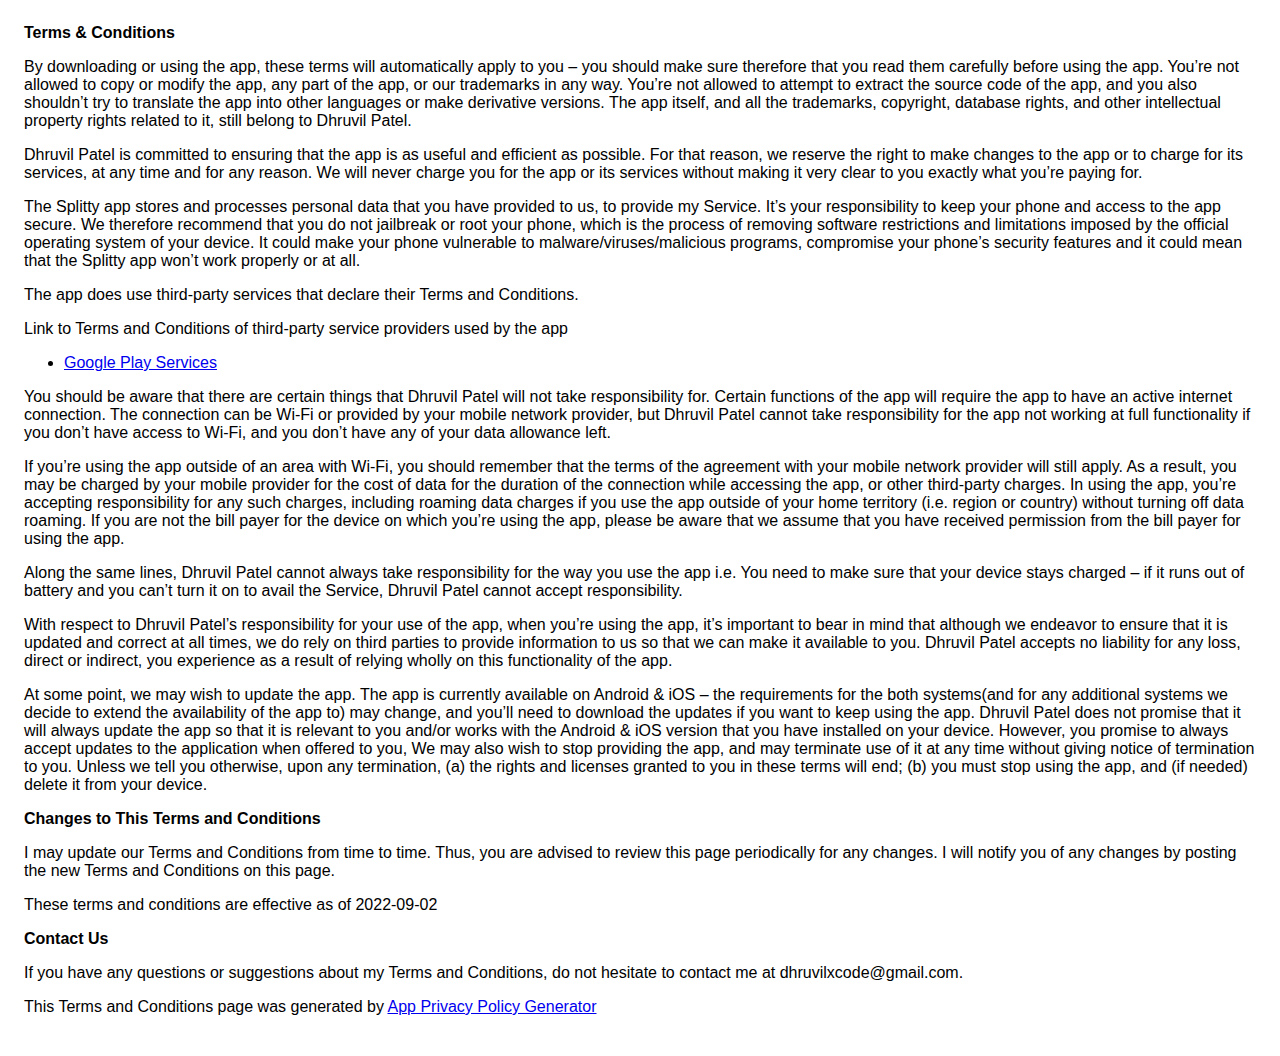
<file: splitterapp/terms-and-conditions.html>
<!DOCTYPE html>
    <html>
    <head>
      <meta charset='utf-8'>
      <meta name='viewport' content='width=device-width'>
      <title>Terms &amp; Conditions</title>
      <style> body { font-family: 'Helvetica Neue', Helvetica, Arial, sans-serif; padding:1em; } </style>
    </head>
    <body>
    <strong>Terms &amp; Conditions</strong> <p>
                  By downloading or using the app, these terms will
                  automatically apply to you – you should make sure therefore
                  that you read them carefully before using the app. You’re not
                  allowed to copy or modify the app, any part of the app, or
                  our trademarks in any way. You’re not allowed to attempt to
                  extract the source code of the app, and you also shouldn’t try
                  to translate the app into other languages or make derivative
                  versions. The app itself, and all the trademarks, copyright,
                  database rights, and other intellectual property rights related
                  to it, still belong to Dhruvil Patel.
                </p> <p>
                  Dhruvil Patel is committed to ensuring that the app is
                  as useful and efficient as possible. For that reason, we
                  reserve the right to make changes to the app or to charge for
                  its services, at any time and for any reason. We will never
                  charge you for the app or its services without making it very
                  clear to you exactly what you’re paying for.
                </p> <p>
                  The Splitty app stores and processes personal data that
                  you have provided to us, to provide my
                  Service. It’s your responsibility to keep your phone and
                  access to the app secure. We therefore recommend that you do
                  not jailbreak or root your phone, which is the process of
                  removing software restrictions and limitations imposed by the
                  official operating system of your device. It could make your
                  phone vulnerable to malware/viruses/malicious programs,
                  compromise your phone’s security features and it could mean
                  that the Splitty app won’t work properly or at all.
                </p> <div><p>
                    The app does use third-party services that declare their
                    Terms and Conditions.
                  </p> <p>
                    Link to Terms and Conditions of third-party service
                    providers used by the app
                  </p> <ul><li><a href="https://policies.google.com/terms" target="_blank" rel="noopener noreferrer">Google Play Services</a></li><!----><!----><!----><!----><!----><!----><!----><!----><!----><!----><!----><!----><!----><!----><!----><!----><!----><!----><!----><!----><!----><!----><!----><!----><!----><!----><!----></ul></div> <p>
                  You should be aware that there are certain things that
                  Dhruvil Patel will not take responsibility for. Certain
                  functions of the app will require the app to have an active
                  internet connection. The connection can be Wi-Fi or provided
                  by your mobile network provider, but Dhruvil Patel
                  cannot take responsibility for the app not working at full
                  functionality if you don’t have access to Wi-Fi, and you don’t
                  have any of your data allowance left.
                </p> <p></p> <p>
                  If you’re using the app outside of an area with Wi-Fi, you
                  should remember that the terms of the agreement with your
                  mobile network provider will still apply. As a result, you may
                  be charged by your mobile provider for the cost of data for
                  the duration of the connection while accessing the app, or
                  other third-party charges. In using the app, you’re accepting
                  responsibility for any such charges, including roaming data
                  charges if you use the app outside of your home territory
                  (i.e. region or country) without turning off data roaming. If
                  you are not the bill payer for the device on which you’re
                  using the app, please be aware that we assume that you have
                  received permission from the bill payer for using the app.
                </p> <p>
                  Along the same lines, Dhruvil Patel cannot always take
                  responsibility for the way you use the app i.e. You need to
                  make sure that your device stays charged – if it runs out of
                  battery and you can’t turn it on to avail the Service,
                  Dhruvil Patel cannot accept responsibility.
                </p> <p>
                  With respect to Dhruvil Patel’s responsibility for your
                  use of the app, when you’re using the app, it’s important to
                  bear in mind that although we endeavor to ensure that it is
                  updated and correct at all times, we do rely on third parties
                  to provide information to us so that we can make it available
                  to you. Dhruvil Patel accepts no liability for any
                  loss, direct or indirect, you experience as a result of
                  relying wholly on this functionality of the app.
                </p> <p>
                  At some point, we may wish to update the app. The app is
                  currently available on Android &amp; iOS – the requirements for the 
                  both systems(and for any additional systems we
                  decide to extend the availability of the app to) may change,
                  and you’ll need to download the updates if you want to keep
                  using the app. Dhruvil Patel does not promise that it
                  will always update the app so that it is relevant to you
                  and/or works with the Android &amp; iOS version that you have
                  installed on your device. However, you promise to always
                  accept updates to the application when offered to you, We may
                  also wish to stop providing the app, and may terminate use of
                  it at any time without giving notice of termination to you.
                  Unless we tell you otherwise, upon any termination, (a) the
                  rights and licenses granted to you in these terms will end;
                  (b) you must stop using the app, and (if needed) delete it
                  from your device.
                </p> <p><strong>Changes to This Terms and Conditions</strong></p> <p>
                  I may update our Terms and Conditions
                  from time to time. Thus, you are advised to review this page
                  periodically for any changes. I will
                  notify you of any changes by posting the new Terms and
                  Conditions on this page.
                </p> <p>
                  These terms and conditions are effective as of 2022-09-02
                </p> <p><strong>Contact Us</strong></p> <p>
                  If you have any questions or suggestions about my
                  Terms and Conditions, do not hesitate to contact me
                  at dhruvilxcode@gmail.com.
                </p> <p>This Terms and Conditions page was generated by <a href="https://app-privacy-policy-generator.nisrulz.com/" target="_blank" rel="noopener noreferrer">App Privacy Policy Generator</a></p>
    </body>
    </html>
</file>
<file: css/styles.css>
@import url('https://fonts.googleapis.com/css2?family=Inter:wght@400;500;700;900&display=swap');

* {
    padding: 0;
    margin: 0;
    font-family: 'Inter', sans-serif;
    cursor: none;
}

html {
    scroll-behavior: smooth;
}

body {
    color: #fff;
    background-color: #000;
}

::selection {
    background: #E83F3F;
}


.cursor {
    width: 48px;
    height: 48px;
    border-radius: 100%;
    border: 1px solid rgb(73, 73, 73);
    transition: all 200ms ease-out;
    position: fixed;
    pointer-events: none;
    left: 0;
    top: 0;
    transform: translate(calc(-50% + 15px), -50%);
    z-index: 999999999;
}

.cursor2 {
    width: 8px;
    height: 8px;
    border-radius: 100%;
    background-color: rgb(73, 73, 73);
    opacity: .3;
    position: fixed;
    transform: translate(-50%, -50%);
    pointer-events: none;
    transition: width .3s, height .3s, opacity .3s;
    z-index: 999999999;
}

.hover {
    background-color: rgb(67, 67, 67);
    opacity: 0.3;
}

.cursorinnerhover {
    width: 50px;
    height: 50px;
    opacity: .5;
}



.mt-20 {
    margin-top: 20px;
}
.mt-40 {
    margin-top: 40px;
}
.mt-60 {
    margin-top: 60px;
}
.mt-80 {
    margin-top: 80px;
}


/* section hero */
.section-hero {
    margin-top: 80px;
    margin-left: 160px;
}
.section-hero h1 {
    font-size: 6rem;
    font-weight: 900;
    position: relative;
    transition: 200ms all;
}

.section-hero .hero-skill-heading:hover::after {
    content: attr(data-text);
    position: absolute;
    font-size: 12rem;
    color: transparent;
    -webkit-text-stroke-width: 2px;
    -webkit-text-stroke-color: #fff;
    opacity: 0.1;
    z-index: -1;
    left: -3rem;
    top: -3rem;
}

.t-gradient1 {
    background: linear-gradient(90deg,#8337FF 0%,#E87421 25%);
    background-clip: text;
    -webkit-background-clip: text;
    -webkit-text-fill-color: transparent;
}
.t-gradient2 {
    background: linear-gradient(90deg,#1FFFF2 0%,#24B64D 25%);
    background-clip: text;
    -webkit-background-clip: text;
    -webkit-text-fill-color: transparent;
}
.t-gradient3 {
    background: linear-gradient(90deg,#D045A9 0%,#E83F3F 25%);
    background-clip: text;
    -webkit-background-clip: text;
    -webkit-text-fill-color: transparent;
}
/* section hero */

/* section: technologies */
.section-technologies {
    margin-top: 250px;
    text-align: center;
}

.section-headings {
    margin-bottom: 150px;
}

.section-headings h1 {
    text-transform: uppercase;
    font-size: 6rem;
    font-weight: 900;
}

.heading-stroke-only {
    color: transparent;
    -webkit-text-stroke-width: 1px;
    -webkit-text-stroke-color: #fff;
}

.row {
    display: flex;
    justify-content: center;
    align-items: center;
    gap: 100px;
    flex-wrap: wrap;
}

.column {
    flex: 50%;
}
.tech-icon-img {
    height: 75px;
}
/* section: technologies */



/* section: portfolio */
.section-portfolio {
    margin-top: 250px;
    text-align: center;
}
.link-more {
    text-decoration: none;
    color: #fff;
    font-size: 3rem;
    font-weight: 900;
    position: relative;
    transition: 200ms;
}
.link-more::after {
    content: attr(data-text);
    position: absolute;
    font-size: 6rem;
    color: transparent;
    -webkit-text-stroke-width: 1px;
    -webkit-text-stroke-color: #fff;
    opacity: 0.1;
    z-index: -1;
    left: -50%;
    top: -50%;
}
.link-more:hover::after {
    content: attr(data-text);
    position: absolute;
    font-size: 6rem;
    color: #fff;
    -webkit-text-stroke-width: 1px;
    -webkit-text-stroke-color: #fff;
    opacity: 0.1;
    z-index: -1;
    left: -50%;
    top: -50%;
}
.section-portfolio-grid {
    margin-top: 40px;
    margin-bottom: 80px;
    display: flex;
    gap: 40px;
    flex-wrap: wrap;
    align-items: center;
    justify-content: center;
    padding: 0 80px;
}
.portfolio-card {
    text-decoration: none;
    background: #333;
    width: 250px;
    height: 300px;
    border-radius: 40px;
}
/* section: portfolio */


/* section: contact */
.section-contact {
    margin-top: 250px;
    text-align: center;
}
.contact-link {
    text-decoration: none;
    color: #fff;
    font-weight: 500;
    font-size: 3rem;
    display: flex;
    align-items: center;
    justify-content: center;
    gap: 20px;
    margin: 150px 0;
    position: relative;
    transition: 200ms;
}
.contact-link:hover {
    opacity: 0.5;
}
/* section: contact */



/* section: footer */
.footer {
    padding: 40px 60px;
    text-align: center;
    color: #d8d8d8;
    display: flex;
    flex-direction: row;
    justify-content: space-between;
    align-items: center;
}
.footer p {
    font-size: 1rem;
    opacity: 0.5;

}
.footer .footer-logo {
    width: 40px;
    opacity: 0.5;
}
.footer .social-links {
    display: flex;
    align-items: center;
    gap: 20px;
}
.footer .social-link {
    text-decoration: none;
    color: #fff;
    outline: none;
}
.footer .social-link svg {
    fill: #fff;
    width: 24px;
    height: 24px;
}
/* section: footer */


/* section: navbar */
.navbar {
    display: flex;
    align-items: center;
    justify-content: space-between;
    padding: 60px 80px;
}

.navbar-logo {
    width: 40px;
}
/* .nav-links {

} */
.nav-link {
    margin-right: 20px;
    color: #888;
    text-decoration: none;
    text-transform: uppercase;
    transition: 200ms;
}
.nav-link:hover {
    color: #fff;
}
.navbar .nav-link-btn {
    background: none;
    border: none;
    display: none;
}
.navbar .nav-link-btn img {
    width: 24px;
}
/* section: navbar */


/* full screen navigation */
.nav-full-screen {
    width: 100%;
    height: 100vh;
    overflow: scroll;
    position: fixed;
    background: #33333333;
    backdrop-filter: blur(40px);
    -webkit-backdrop-filter: blur(40px);
    z-index: 99;
    display: none;
}
.nav-full-screen .nav-link {
    font-size: 4rem;
    font-weight: 700;
    text-transform: uppercase;
    display: block;
    margin-top: 40px;
    margin-left: 100px;
}
.nav-link-active {
    color: #fff !important;
    position: relative;
}
.nav-fullscreen-open {
    animation: nav-fullscreen-slide-down .5s ease-out;
    display: block;
}
.nav-full-screen .close {
    position: absolute;
    right: 20px;
    top: 20px;
    background: transparent;
    outline: none;
    border: none;
}
@keyframes nav-fullscreen-slide-down {
    from {
        top:-100vh;
        left: 0;
    }
    to {
        top:0;
        left: 0;
    }
}
/* full screen navigation */




/* section: about */
.section-about {
    margin-top: 250px;
    text-align: center;
}
.section-about-details {
    display: flex;
    padding: 0px 80px;
    align-items: center;
}
.section-about-image img {
    width: 400px;
    opacity: .5;
}
.section-about-texts {
    text-align: start;
}
.section-about-texts p {
    line-height: 2rem;
}
/* section: about */





/* mobile, tablet */
@media screen and (max-width: 768px) {
    * {
        cursor: default;
    }
    .cursor {display: none;}
    .cursor2 {display: none;}

    /* show nav open icon */
    .nav-links {
        display: none;
    }
    .navbar .nav-link-btn {
        display: block;
    }




    /* section hero */
    .section-hero {
        margin-top: 40px;
        margin-left: 30px;
    }
    .section-hero h1 {
        font-size: 4rem;
    }
    /* section hero */
    
    /* section: technologies */
    .section-technologies {
        margin-top: 250px;
        text-align: center;
    }

    
    .section-headings h1 {
        font-size: 2rem;
    }

    .row {
        display: flex;
        justify-content: center;
        align-items: center;
        gap: 40px;
        flex-wrap: wrap;
    }
    
    .column {
        flex: 50%;
    }
    .tech-icon-img {
        width: 85px;
        height: 55px;
        object-fit: contain;
    }
    /* section: technologies */
    
    
    
    /* section: portfolio */
    .section-portfolio {
        margin-top: 250px;
        text-align: center;
    }
    .link-more {
        font-size: 2rem;
    }
    .link-more::after {
        font-size: 4rem;
        color: transparent;
        -webkit-text-stroke-width: 1px;
        -webkit-text-stroke-color: #fff;
        opacity: 0.2;
    }
    .link-more:hover::after {
        font-size: 4rem;
        color: #fff;
        opacity: 0.2;   
    }
    .section-portfolio-grid {
        display: flex;
        flex-direction: column;
        gap: 40px;
        flex-wrap: wrap;
        padding: 0 20px;
    }
    .portfolio-card {
        width: 100%;
        height: 500px;
    }
    /* section: portfolio */
    
    
    /* section: contact */
    .contact-link {
        font-size: 1.5rem;
        margin: 40px 0;
        display: flex;
        align-items: center;
        justify-content: center;
    }
    /* section: contact */
    
    
    /* section: footer */
    .footer {
        margin-top: 80px;
        padding: 40px 60px;
        text-align: center;
        flex-direction: column;
        gap: 20px;
        justify-content: flex-start;
        align-items: center;
    }
    /* section: footer */
    
    
    /* section: navbar */
    .navbar {
        padding: 30px 30px;
    }
    /* section: navbar */
    

    /* full screen navigation */
    .nav-full-screen .nav-link {
        font-size: 2rem;
        display: block;
        margin-top: 30px;
        margin-left: 20px;
    }
    /* full screen navigation */


    /* section: about */
    .section-about-details {
        flex-direction: column;
    }
    .section-about-image img {
        width: 300px;
    }
    .section-about-image {
        margin-top: 40px;
        margin-bottom: 40px;
    }
    /* section: about */
}
</file>
<file: colorpicker/assets/css/main.css>
:root {
    --bg-color: #0b0d18;
}

@font-face {
    src: url(../fonts/ProductSans-Regular.ttf);
    font-family: "productsans";
}


/* scrollbar */
::-webkit-scrollbar {
    width: 8px;
}

::-webkit-scrollbar-track {
    background: #2b2b2b;
}

::-webkit-scrollbar-thumb {
    background: rgb(0, 255, 157);
    border-radius: 10px;
}
/* scrollbar */


body {
    background-color: var(--bg-color);
    width: 100%;
    font-family: "productsans";
}

.color {
    height: 200px;
    transition: 200ms;
}

.color:hover {
    content: "aaa";
    z-index: 99;
    transform: scale(1.1, 1.1);
    transition: 200ms;
    border-radius: 20px;
    box-shadow: 0px 10px 100px 2px rgba(0, 0, 0, .4);
    cursor: pointer;
}

.color-modal {
    display: none;
    height: 100%;
    width: 100%;
    position: fixed;
    z-index: 9999999;
    left: 0;
    top: 0;
    background-color: aqua;
}

.color-copy {
    visibility: hidden;
    width: 100%;
    color: #FFF;
    padding: 10px;
    position: relative;
    border: 4px solid #FFF;
    border-radius: 10px;
    top: 40%;
    left: 30%;
    box-shadow: 0px 4px 16px 0px rgba(0, 0, 0, .2);
}

.color:hover .color-copy {
    visibility: visible;
}
</file>
